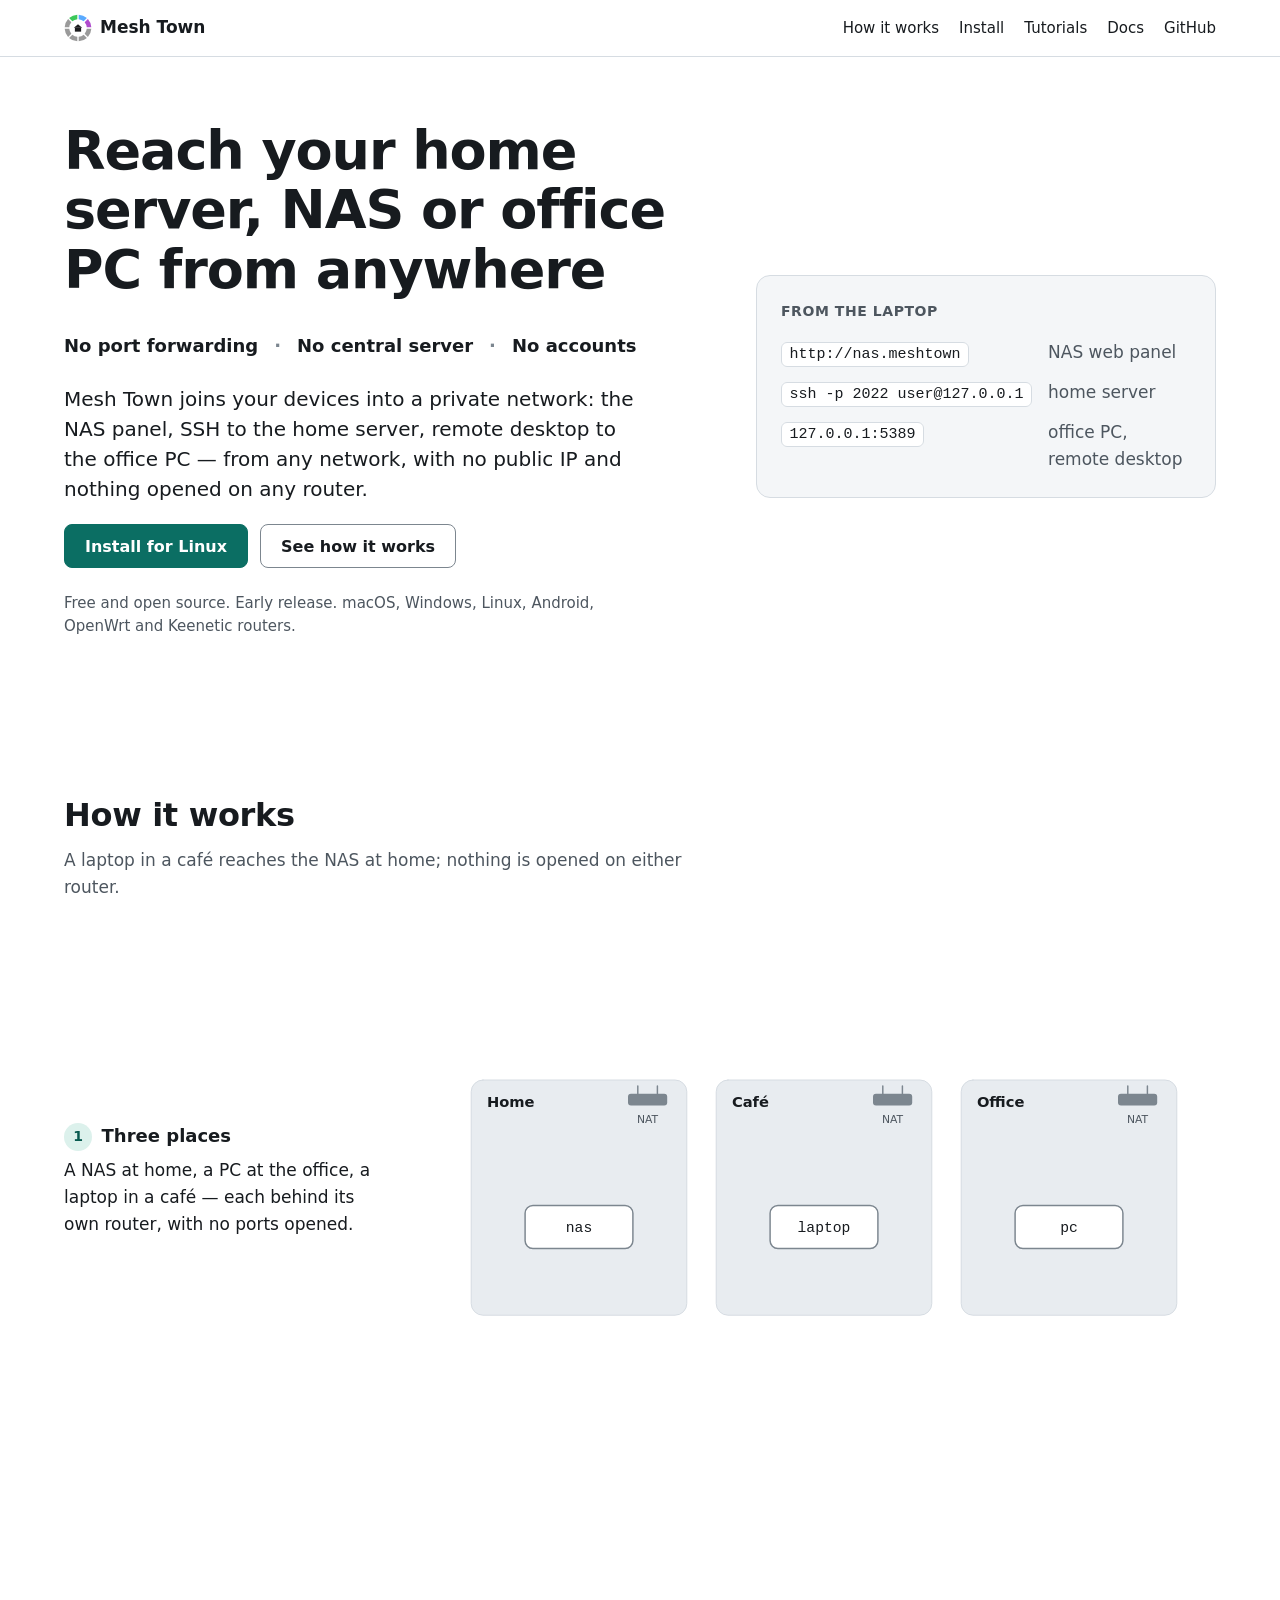
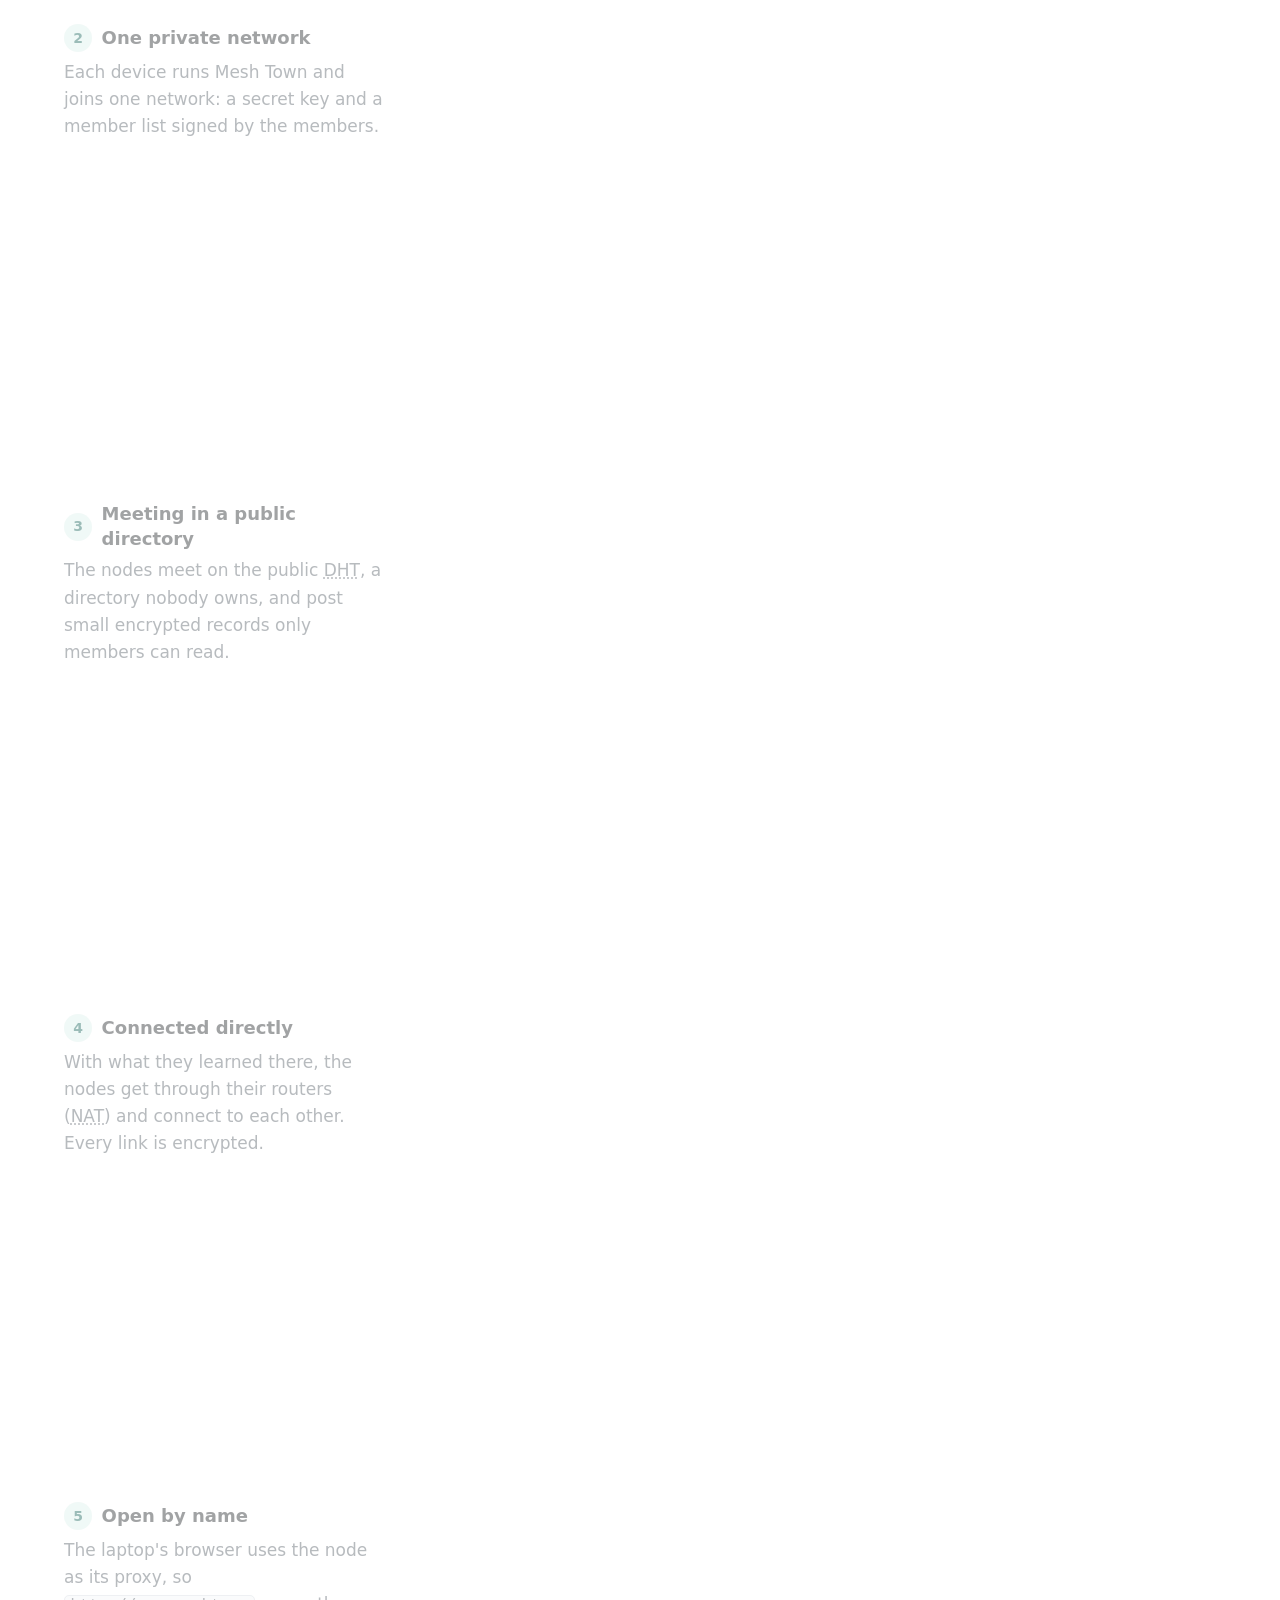
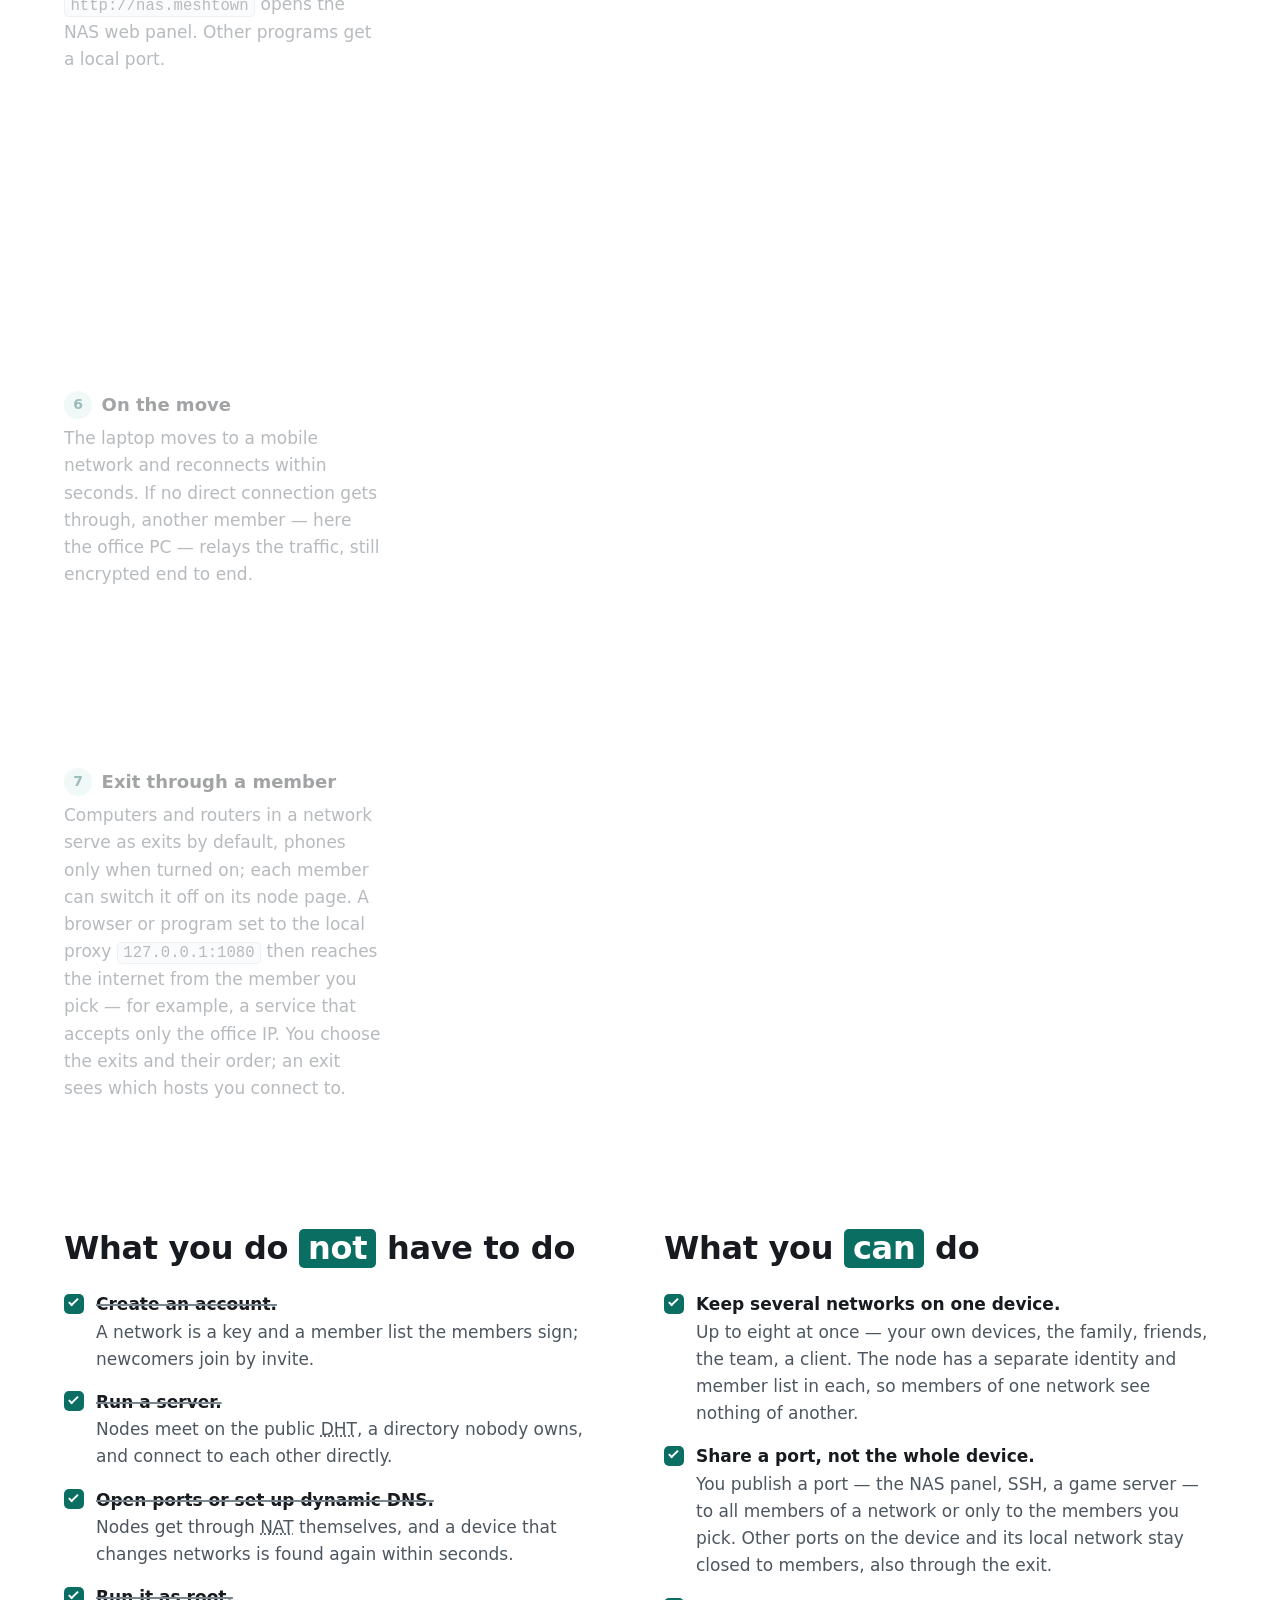
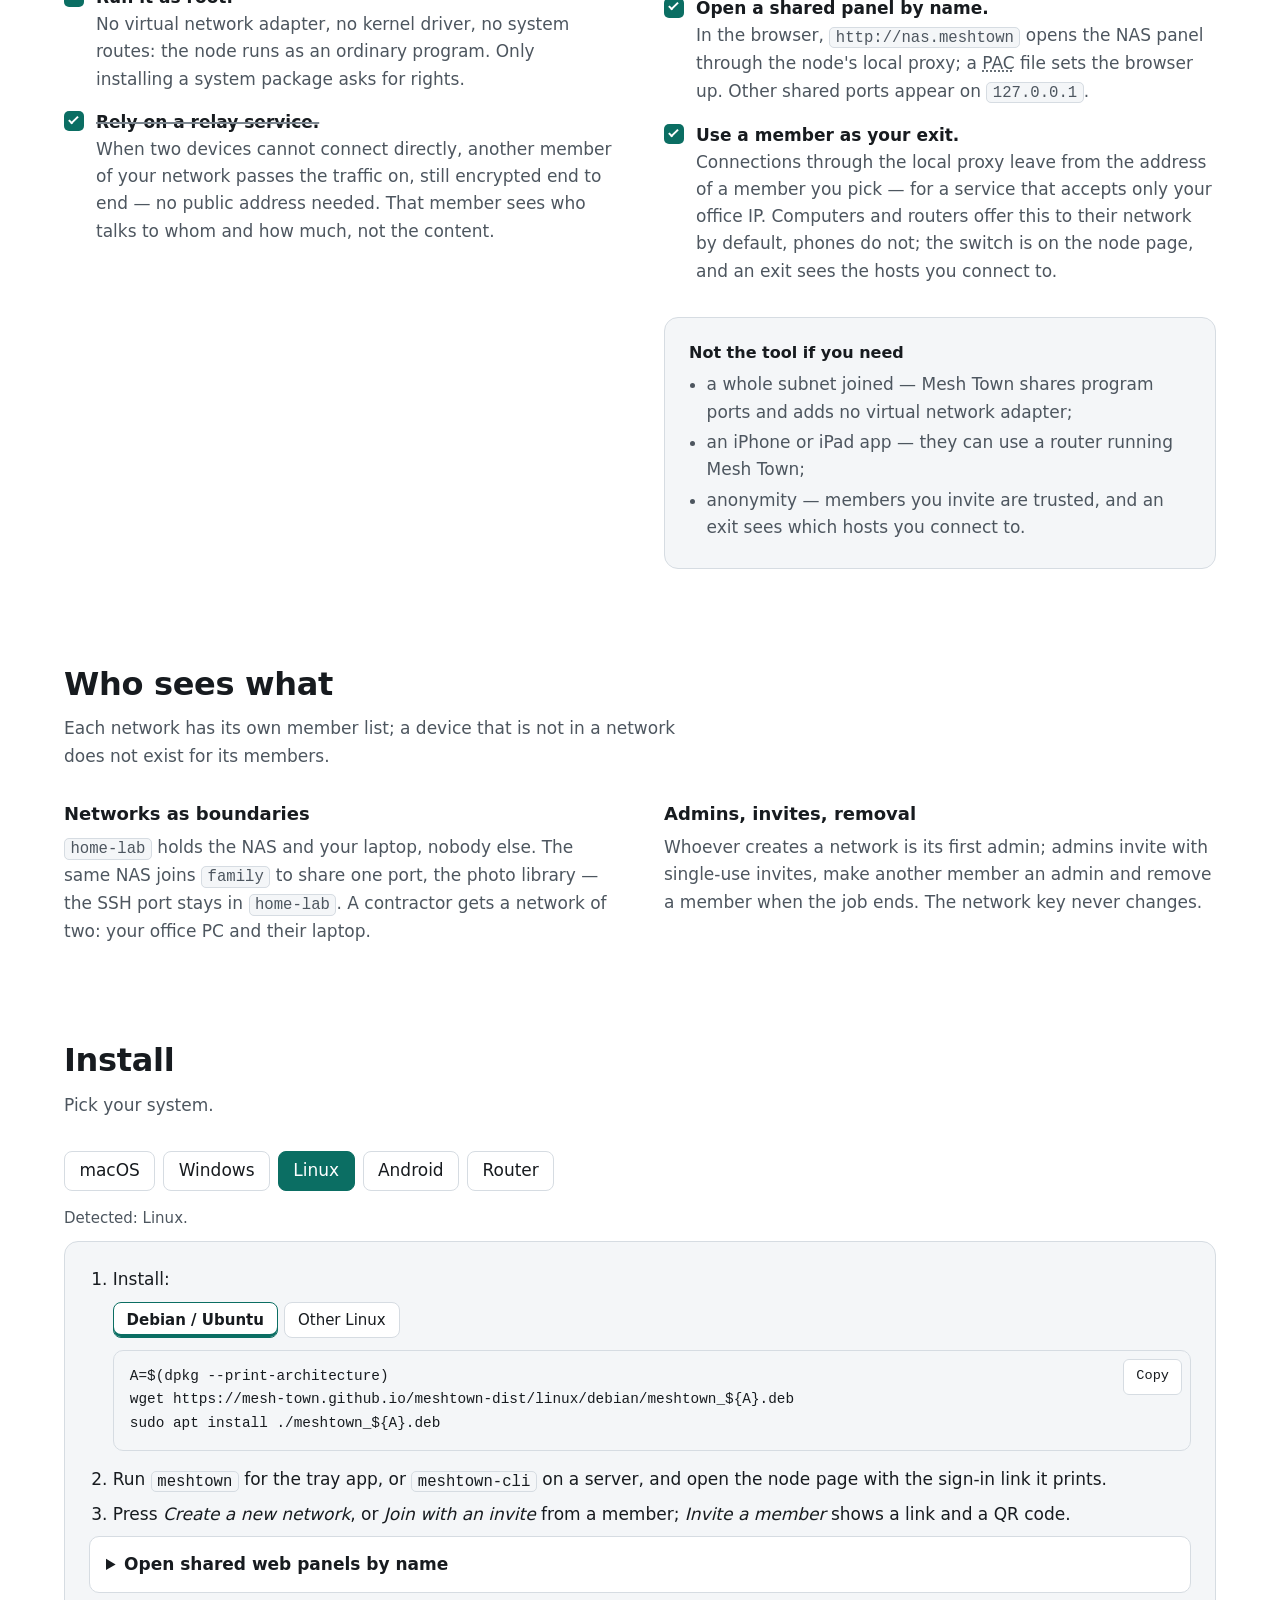
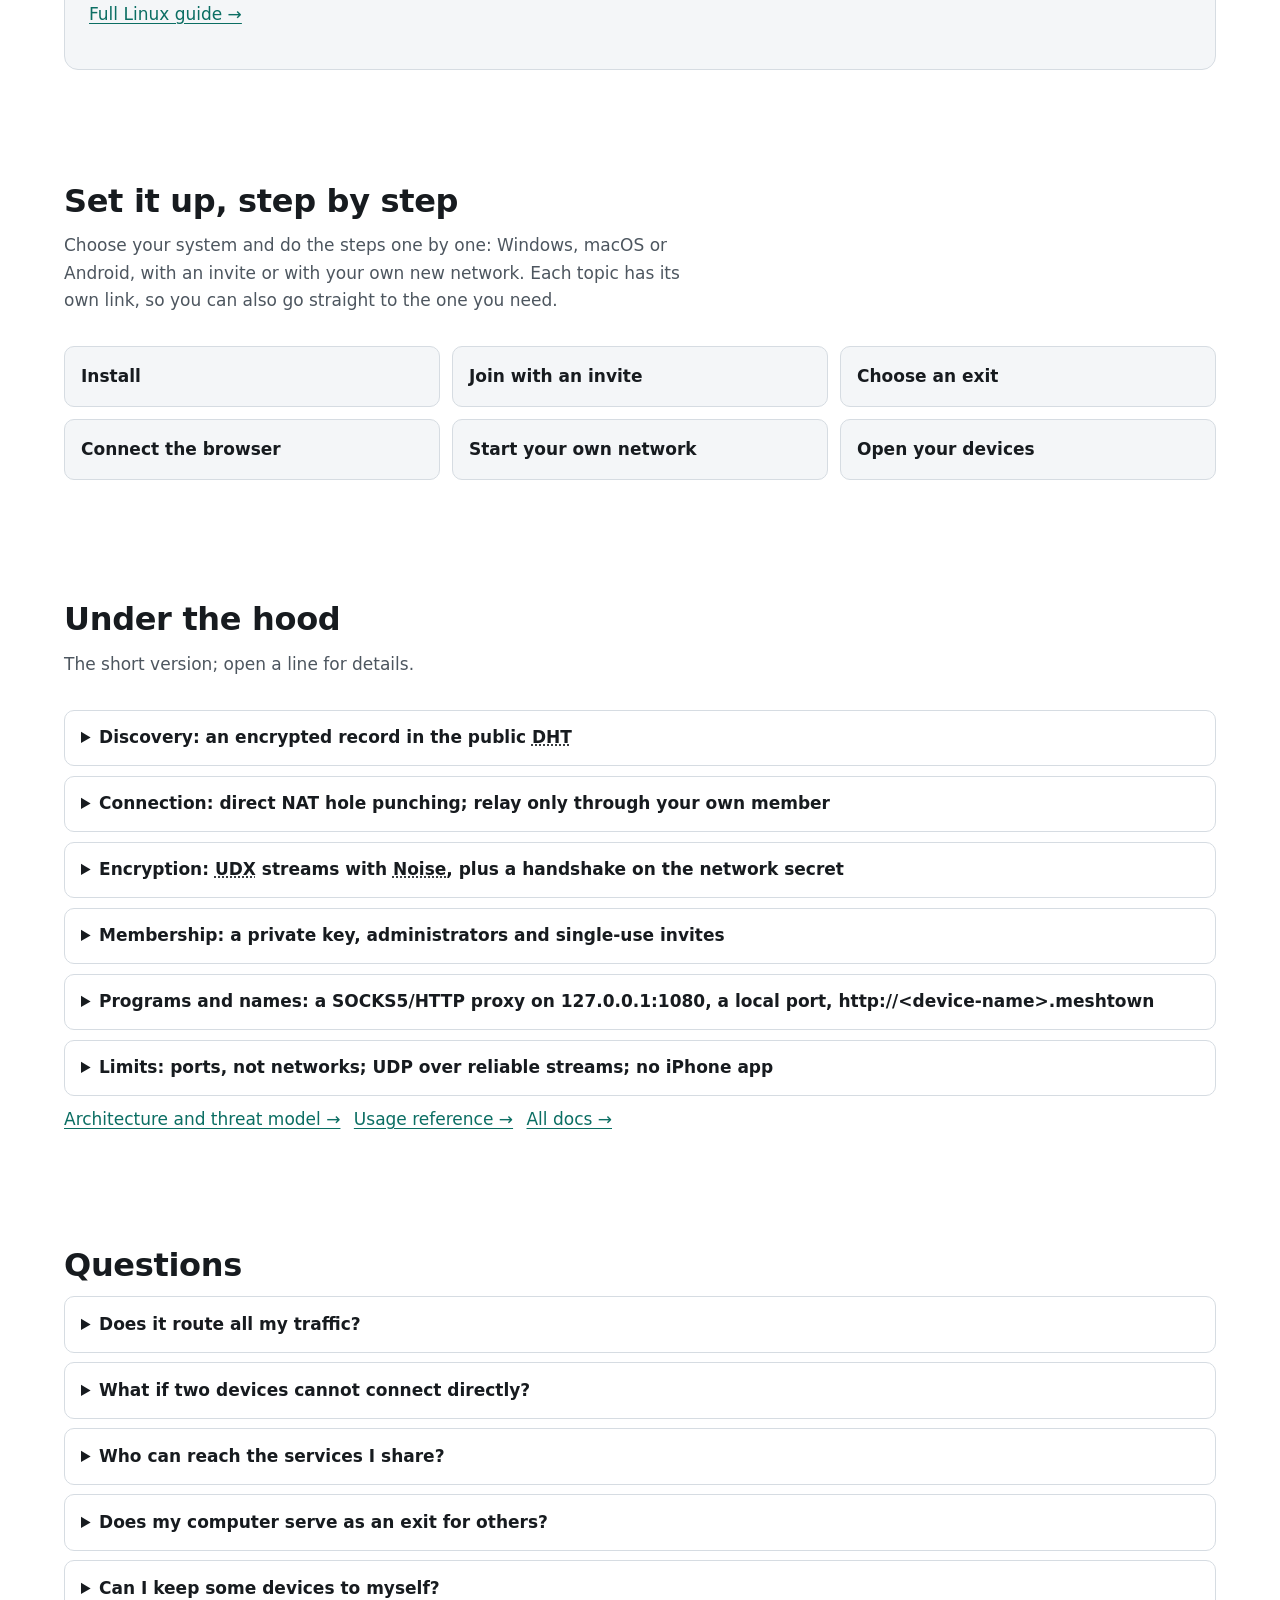
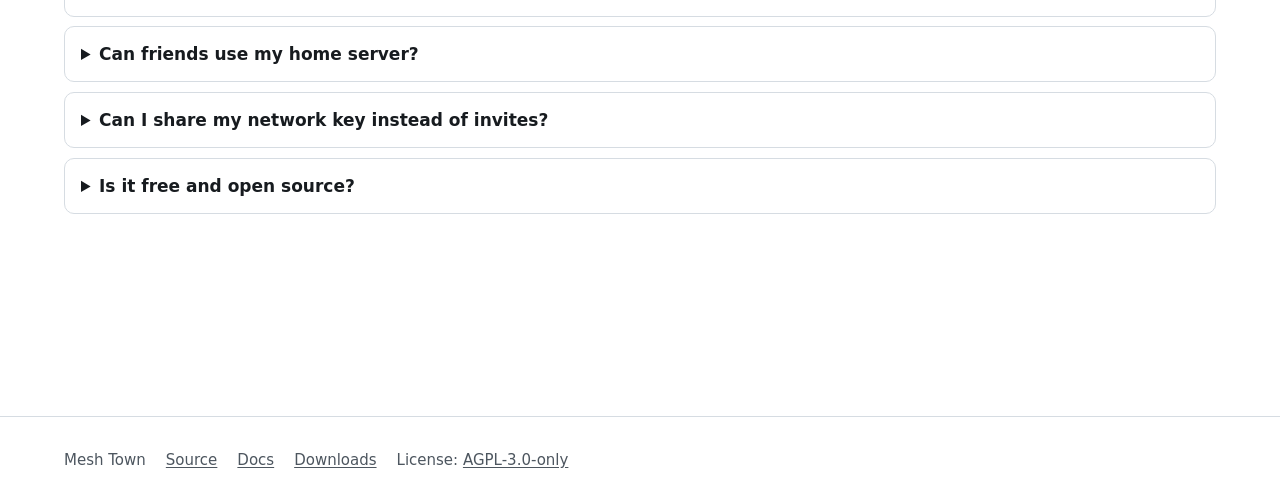
<file: index.html>
<!DOCTYPE html>
<html lang="en">
<head>
<meta charset="utf-8">
<meta name="viewport" content="width=device-width, initial-scale=1">
<script>document.documentElement.classList.add('js')</script>
<title>Mesh Town — reach your home server, NAS or office PC from anywhere</title>
<meta name="description" content="Open a NAS web panel, SSH into a home server or reach a work PC from any network — no port forwarding, no public IP, no central server, no accounts.">
<link rel="canonical" href="https://mesh-town.github.io/">
<meta property="og:type" content="website">
<meta property="og:site_name" content="Mesh Town">
<meta property="og:title" content="Mesh Town — reach your home server, NAS or office PC from anywhere">
<meta property="og:description" content="Open a NAS web panel, SSH into a home server or reach a work PC from any network — no port forwarding, no public IP, no central server, no accounts.">
<meta property="og:url" content="https://mesh-town.github.io/">
<link rel="icon" href="assets/favicon.svg" type="image/svg+xml">
<link rel="stylesheet" href="assets/css/theme.css">
<link rel="stylesheet" href="assets/css/base.css">
<link rel="stylesheet" href="assets/css/sections.css">
<link rel="stylesheet" href="assets/viz/viz.css">
<link rel="stylesheet" href="assets/viz/viz-scene.css">
</head>
<body>
<a class="skip-link" href="#main">Skip to content</a>
<header class="site-header">
<div class="wrap">
<a class="brand" href="index.html"><img class="brand-logo" src="assets/favicon.svg" alt="" width="28" height="28"><span class="brand-name">Mesh Town</span></a>
<nav class="site-nav" aria-label="Main">
<ul>
<li><a href="#see-it">How it works</a></li>
<li><a href="install/index.html">Install</a></li>
<li><a href="tutorials/index.html">Tutorials</a></li>
<li><a href="https://github.com/mesh-town/meshtown/tree/main/docs">Docs</a></li>
<li><a href="https://github.com/mesh-town/meshtown">GitHub</a></li>
</ul>
</nav>
</div>
</header>
<main id="main" class="wrap" tabindex="-1">

<section id="top" class="hero">
<div class="hero-copy">
<h1>Reach your home server, NAS or office PC from anywhere</h1>
<ul class="hero-facts">
<li>No port forwarding</li>
<li>No central server</li>
<li>No accounts</li>
</ul>
<p class="lead">Mesh Town joins your devices into a private network: the NAS panel, SSH to the home server, remote desktop to the office PC — from any network, with no public IP and nothing opened on any router.</p>
<div class="hero-actions">
<a class="btn btn-primary" data-hero-cta href="install/index.html">Install Mesh Town</a>
<a class="btn btn-secondary" href="#see-it">See how it works</a>
</div>
<p class="note-small" data-ios-note hidden></p>
<p class="meta">Free and open source. Early release. macOS, Windows, Linux, Android, OpenWrt and Keenetic routers.</p>
</div>
<aside class="hero-card" aria-label="Example addresses">
<p class="hero-card-title">From the laptop</p>
<dl class="hero-card-rows">
<dt><code>http://nas.meshtown</code></dt><dd>NAS web panel</dd>
<dt><code>ssh -p 2022 user@127.0.0.1</code></dt><dd>home server</dd>
<dt><code>127.0.0.1:5389</code></dt><dd>office PC, remote desktop</dd>
</dl>
</aside>
</section>

<section id="see-it" class="section scene" aria-labelledby="see-it-title" data-scene>
<h2 id="see-it-title">How it works</h2>
<p class="section-lead">A laptop in a café reaches the NAS at home; nothing is opened on either router.</p>
<div class="scene-grid">
<div class="scene-stage" data-scene-stage>
<picture class="scene-static">
<source media="(max-width: 47.99rem)" srcset="assets/viz/static-narrow.svg">
<img src="assets/viz/static.svg" width="800" height="450" alt="Diagram: a NAS at home, a PC at the office and a laptop in a café, each behind its own router. They find each other in the public directory and connect to each other over encrypted links; the laptop opens http://nas.meshtown.">
</picture>
<p class="scene-sr visually-hidden" data-scene-sr aria-live="polite"></p>
</div>
<ol class="scene-steps" data-scene-steps>
<li class="scene-step" data-step="1"><h3>Three places</h3><p>A NAS at home, a PC at the office, a laptop in a café — each behind its own router, with no ports opened.</p></li>
<li class="scene-step" data-step="2"><h3>One private network</h3><p>Each device runs Mesh Town and joins one network: a secret key and a member list signed by the members.</p></li>
<li class="scene-step" data-step="3"><h3>Meeting in a public directory</h3><p>The nodes meet on the public <abbr title="Distributed hash table: a public directory run by many computers and owned by nobody">DHT</abbr>, a directory nobody owns, and post small encrypted records only members can read.</p></li>
<li class="scene-step" data-step="4"><h3>Connected directly</h3><p>With what they learned there, the nodes get through their routers (<abbr title="Network address translation: how a router shares one public address among the devices behind it">NAT</abbr>) and connect to each other. Every link is encrypted.</p></li>
<li class="scene-step" data-step="5"><h3>Open by name</h3><p>The laptop's browser uses the node as its proxy, so <code>http://nas.meshtown</code> opens the NAS web panel. Other programs get a local port.</p></li>
<li class="scene-step" data-step="6"><h3>On the move</h3><p>The laptop moves to a mobile network and reconnects within seconds. If no direct connection gets through, another member — here the office PC — relays the traffic, still encrypted end to end.</p></li>
<li class="scene-step" data-step="7"><h3>Exit through a member</h3><p>Computers and routers in a network serve as exits by default, phones only when turned on; each member can switch it off on its node page. A browser or program set to the local proxy <code>127.0.0.1:1080</code> then reaches the internet from the member you pick — for example, a service that accepts only the office IP. You choose the exits and their order; an exit sees which hosts you connect to.</p></li>
</ol>
</div>
</section>

<section id="differs" class="section" aria-labelledby="differs-title cans-title">
<div class="differs-grid">
<div>
<h2 id="differs-title">What you do <em class="h-not">not</em> have to do</h2>
<dl class="nots">
<dt>Create an account.</dt><dd>A network is a key and a member list the members sign; newcomers join by invite.</dd>
<dt>Run a server.</dt><dd>Nodes meet on the public <abbr title="Distributed hash table: a public directory run by many computers and owned by nobody">DHT</abbr>, a directory nobody owns, and connect to each other directly.</dd>
<dt>Open ports or set up dynamic DNS.</dt><dd>Nodes get through <abbr title="Network address translation: how a router shares one public address among the devices behind it">NAT</abbr> themselves, and a device that changes networks is found again within seconds.</dd>
<dt>Run it as root.</dt><dd>No virtual network adapter, no kernel driver, no system routes: the node runs as an ordinary program. Only installing a system package asks for rights.</dd>
<dt>Rely on a relay service.</dt><dd>When two devices cannot connect directly, another member of your network passes the traffic on, still encrypted end to end — no public address needed. That member sees who talks to whom and how much, not the content.</dd>
</dl>
</div>
<div>
<h2 id="cans-title">What you <em class="h-can">can</em> do</h2>
<dl class="cans">
<dt>Keep several networks on one device.</dt><dd>Up to eight at once — your own devices, the family, friends, the team, a client. The node has a separate identity and member list in each, so members of one network see nothing of another.</dd>
<dt>Share a port, not the whole device.</dt><dd>You publish a port — the NAS panel, SSH, a game server — to all members of a network or only to the members you pick. Other ports on the device and its local network stay closed to members, also through the exit.</dd>
<dt>Open a shared panel by name.</dt><dd>In the browser, <code>http://nas.meshtown</code> opens the NAS panel through the node's local proxy; a <abbr title="Proxy auto-config: a small file that tells the browser which addresses go through Mesh Town">PAC</abbr> file sets the browser up. Other shared ports appear on <code>127.0.0.1</code>.</dd>
<dt>Use a member as your exit.</dt><dd>Connections through the local proxy leave from the address of a member you pick — for a service that accepts only your office IP. Computers and routers offer this to their network by default, phones do not; the switch is on the node page, and an exit sees the hosts you connect to.</dd>
</dl>
<div class="not-for">
<h3>Not the tool if you need</h3>
<ul>
<li>a whole subnet joined — Mesh Town shares program ports and adds no virtual network adapter;</li>
<li>an iPhone or iPad app — they can use a router running Mesh Town;</li>
<li>anonymity — members you invite are trusted, and an exit sees which hosts you connect to.</li>
</ul>
</div>
</div>
</div>
</section>

<section id="networks" class="section" aria-labelledby="networks-title">
<h2 id="networks-title">Who sees what</h2>
<p class="section-lead">Each network has its own member list; a device that is not in a network does not exist for its members.</p>
<div class="two-col">
<div><h3>Networks as boundaries</h3><p><code>home-lab</code> holds the NAS and your laptop, nobody else. The same NAS joins <code>family</code> to share one port, the photo library — the SSH port stays in <code>home-lab</code>. A contractor gets a network of two: your office PC and their laptop.</p></div>
<div><h3>Admins, invites, removal</h3><p>Whoever creates a network is its first admin; admins invite with single-use invites, make another member an admin and remove a member when the job ends. The network key never changes.</p></div>
</div>
</section>

<section id="install" class="section" aria-labelledby="install-title">
<h2 id="install-title">Install</h2>
<p class="section-lead">Pick your system.</p>
<div class="os-tabs" data-os-tabs hidden>
<button type="button" class="os-tab" data-os-tab="macos">macOS</button>
<button type="button" class="os-tab" data-os-tab="windows">Windows</button>
<button type="button" class="os-tab" data-os-tab="linux">Linux</button>
<button type="button" class="os-tab" data-os-tab="android">Android</button>
<button type="button" class="os-tab" data-os-tab="router">Router</button>
</div>
<p class="os-note" data-os-note></p>

<div class="os-panel" data-os-panel="macos">
<h3>macOS</h3>
<ol>
<li>Install:
<div class="var-group" data-var-group="macos">
<div class="var-tabs" data-var-tabs hidden>
<button type="button" class="var-tab" data-var-tab="brew">Homebrew</button>
<button type="button" class="var-tab" data-var-tab="app">App</button>
</div>
<div class="var-panel" data-var-panel="brew">
<h4>Homebrew</h4>
<pre class="cmd"><code>brew install mesh-town/macos/meshtown
meshtown</code></pre>
</div>
<div class="var-panel" data-var-panel="app">
<h4>App</h4>
<p>Download for <a href="https://github.com/mesh-town/meshtown-dist/raw/main/macos/MeshTown-macos-arm64.zip">Apple silicon</a> or <a href="https://github.com/mesh-town/meshtown-dist/raw/main/macos/MeshTown-macos-x86_64.zip">Intel</a>, unzip and move MeshTown.app to Applications. The app is not notarized: on the first launch press <em>Open Anyway</em> in System Settings → Privacy &amp; Security.</p>
</div>
</div></li>
<li>Start Mesh Town, open the node page from the menu bar icon and set a password.</li>
<li>Press <em>Create a new network</em>, or <em>Join with an invite</em> from a member; <em>Invite a member</em> shows a link and a QR code.</li>
</ol>
<details><summary>Open shared web panels by name</summary><p>In your system's proxy settings, turn on automatic proxy configuration (<abbr title="Proxy auto-config: a small file that tells the browser which addresses go through Mesh Town">PAC</abbr>) and paste <code>http://127.0.0.1:1080/proxy.pac</code>. A shared panel then opens at <code>http://&lt;device-name&gt;.meshtown</code>. For other programs, press <em>Open on this computer</em> next to a shared port on the node page.</p></details>
<p class="links-line"><a href="install/macos/index.html">Full macOS guide →</a> <a href="tutorials/index.html?os=macos">Step by step, with pictures →</a></p>
</div>

<div class="os-panel" data-os-panel="windows">
<h3>Windows</h3>
<ol>
<li>Download <a href="https://github.com/mesh-town/meshtown-dist/raw/main/windows/meshtown.exe">meshtown.exe</a>. It is not signed, so SmartScreen may warn on the first launch.</li>
<li>Run <code>meshtown</code>, open the node page from the tray icon and set a password.</li>
<li>Press <em>Create a new network</em>, or <em>Join with an invite</em> from a member; <em>Invite a member</em> shows a link and a QR code.</li>
</ol>
<details><summary>Open shared web panels by name</summary><p>In your system's proxy settings, turn on automatic proxy configuration (<abbr title="Proxy auto-config: a small file that tells the browser which addresses go through Mesh Town">PAC</abbr>) and paste <code>http://127.0.0.1:1080/proxy.pac</code>. A shared panel then opens at <code>http://&lt;device-name&gt;.meshtown</code>. For other programs, press <em>Open on this computer</em> next to a shared port on the node page.</p></details>
<p class="links-line"><a href="install/windows/index.html">Full Windows guide →</a> <a href="tutorials/index.html?os=windows">Step by step, with pictures →</a></p>
</div>

<div class="os-panel" data-os-panel="linux">
<h3>Linux</h3>
<ol>
<li>Install:
<div class="var-group" data-var-group="linux">
<div class="var-tabs" data-var-tabs hidden>
<button type="button" class="var-tab" data-var-tab="apt">Debian / Ubuntu</button>
<button type="button" class="var-tab" data-var-tab="static">Other Linux</button>
</div>
<div class="var-panel" data-var-panel="apt">
<h4>Debian / Ubuntu</h4>
<pre class="cmd"><code>A=$(dpkg --print-architecture)
wget https://mesh-town.github.io/meshtown-dist/linux/debian/meshtown_${A}.deb
sudo apt install ./meshtown_${A}.deb</code></pre>
</div>
<div class="var-panel" data-var-panel="static">
<h4>Other Linux</h4>
<pre class="cmd"><code>curl -LO https://github.com/mesh-town/meshtown-dist/raw/main/linux/meshtown-linux-$(uname -m).tar.gz
tar -xzf meshtown-linux-$(uname -m).tar.gz</code></pre>
</div>
</div></li>
<li>Run <code>meshtown</code> for the tray app, or <code>meshtown-cli</code> on a server, and open the node page with the sign-in link it prints.</li>
<li>Press <em>Create a new network</em>, or <em>Join with an invite</em> from a member; <em>Invite a member</em> shows a link and a QR code.</li>
</ol>
<details><summary>Open shared web panels by name</summary><p>In your system's proxy settings, turn on automatic proxy configuration (<abbr title="Proxy auto-config: a small file that tells the browser which addresses go through Mesh Town">PAC</abbr>) and paste <code>http://127.0.0.1:1080/proxy.pac</code>. A shared panel then opens at <code>http://&lt;device-name&gt;.meshtown</code>. For other programs, press <em>Open on this computer</em> next to a shared port on the node page.</p></details>
<p><a href="install/linux/index.html">Full Linux guide →</a></p>
</div>

<div class="os-panel" data-os-panel="android">
<h3>Android</h3>
<ol>
<li>On the phone, download <a href="https://github.com/mesh-town/meshtown-dist/raw/main/android/meshtown.apk">meshtown.apk</a>. It needs a 64-bit ARM phone with Android 7.0 or newer.</li>
<li>Open the file and allow installing apps from this source when asked.</li>
<li>Start Mesh Town and join your network with an invite from a member, or scan its QR code with <em>Scan QR</em>. On the first connect Android asks to allow the app to set up a connection: press OK.</li>
</ol>
<p class="links-line"><a href="install/android/index.html">Full Android guide →</a> <a href="tutorials/index.html?os=android">Step by step, with pictures →</a></p>
</div>

<div class="os-panel" data-os-panel="router">
<h3>Router</h3>
<ol>
<li>Install:
<div class="var-group" data-var-group="router">
<div class="var-tabs" data-var-tabs hidden>
<button type="button" class="var-tab" data-var-tab="openwrt">OpenWrt</button>
<button type="button" class="var-tab" data-var-tab="keenetic">Keenetic</button>
</div>
<div class="var-panel" data-var-panel="openwrt">
<h4>OpenWrt</h4>
<p>OpenWrt 24.10 or 25.12, as root on the router:</p>
<pre class="cmd"><code>wget -O- https://mesh-town.github.io/meshtown-openwrt/install.sh | sh</code></pre>
</div>
<div class="var-panel" data-var-panel="keenetic">
<h4>Keenetic</h4>
<p>Keenetic with Entware, over SSH (experimental):</p>
<pre class="cmd"><code>wget -O- https://mesh-town.github.io/meshtown-keenetic/install.sh | sh</code></pre>
</div>
</div>The script adds the package feed and installs the meshtown service.</li>
<li>Join the router to your network with an invite from a member: see the router guide.</li>
<li>Connect phones and computers, iPhone and iPad included: <a href="install/openwrt/index.html#devices">connecting devices</a>.</li>
</ol>
<p class="links-line"><a href="install/openwrt/index.html">OpenWrt guide →</a> <a href="install/keenetic/index.html">Keenetic guide →</a></p>
</div>
</section>

<section id="tutorials" class="section" aria-labelledby="tutorials-title">
<h2 id="tutorials-title">Set it up, step by step</h2>
<p class="section-lead">Choose your system and do the steps one by one: Windows, macOS or Android, with an invite or with your own new network. Each topic has its own link, so you can also go straight to the one you need.</p>
<ul class="home-tiles">
<li><a href="tutorials/index.html#install">Install</a></li>
<li><a href="tutorials/index.html#join">Join with an invite</a></li>
<li><a href="tutorials/index.html#exit">Choose an exit</a></li>
<li><a href="tutorials/index.html#browser">Connect the browser</a></li>
<li><a href="tutorials/index.html#create">Start your own network</a></li>
<li><a href="tutorials/devices/index.html">Open your devices</a></li>
</ul>
</section>

<section id="how-it-works" class="section" aria-labelledby="how-title">
<h2 id="how-title">Under the hood</h2>
<p class="section-lead">The short version; open a line for details.</p>
<details><summary>Discovery: an encrypted record in the public <abbr title="Distributed hash table: a public directory run by many computers and owned by nobody">DHT</abbr></summary><p>Every network node knows the network key. From it the node derives a place in the public <abbr title="Distributed hash table: a public directory run by many computers and owned by nobody">DHT</abbr> (HyperDHT, a distributed directory nobody owns) and publishes a small record there about once a minute: the list of member nodes, encrypted with ChaCha20-Poly1305. Without the key, one sees only a public signing key, a salt and ciphertext.</p></details>
<details><summary>Connection: direct NAT hole punching; relay only through your own member</summary><p>Nodes connect by <abbr title="Network address translation: how a router shares one public address among the devices behind it">NAT</abbr> hole punching, so home routers and most NATs let the connection through with no port opened. If that fails, another member of the same network relays the connection — no public address needed; nobody outside the network does, and your node in turn relays only for members of its own networks. Any member can relay except one behind a NAT that gives every connection a different port, as some mobile operators do; if every member is behind such a NAT, no member can relay. Relayed traffic stays encrypted end to end: the relaying member sees who talks to whom, when and how much, not the content. A freshly started member does not relay right away, and a relay without a public address can take longer to reach.</p></details>
<details><summary>Encryption: <abbr title="A reliable transport over UDP, used for hole punching">UDX</abbr> streams with <abbr title="A well-studied framework for encrypted, authenticated connections">Noise</abbr>, plus a handshake on the network secret</summary><p>Each connection is an encrypted stream: UDX is a reliable transport over UDP, Noise a well-studied framework for encrypted, authenticated connections. On top of it the nodes run a handshake that checks both sides know the network secret; a node that fails it is disconnected. A stranger who learns a node's id gets an answer only from the sign-in and invite services.</p></details>
<details><summary>Membership: a private key, administrators and single-use invites</summary><p>A network is a key you keep private: a label you choose plus a random part of about 130 bits. Whoever creates the network is its first administrator, and only administrators invite. An invite is a single-use string, valid for a day, that does not contain the network key. One node can be in up to 8 networks, with its own identity, name and member list in each; nothing is shared between them unless a device is in both. The node page shows an invite as a link and a QR code (<em>Invite a member</em>); on Android, <em>Scan QR</em> reads it.</p></details>
<details><summary>Programs and names: a SOCKS5/HTTP proxy on 127.0.0.1:1080, a local port, http://&lt;device-name&gt;.meshtown</summary><p>Programs reach the network through the node's proxy at <code>127.0.0.1:1080</code> (SOCKS5, a standard proxy protocol, and HTTP on one port), or through a local port: Open on this computer turns a member's port 22 into <code>127.0.0.1:2022</code>. A device shares program ports running on it, TCP or UDP, with all members or selected ones. The node's own page is at <code>http://127.0.0.1:7777</code>: plain HTTP, reachable from your local network unless you run <code>meshtown access localhost</code>. Never share the page port.</p><p>A shared web interface is at <code>http://&lt;device-name&gt;.meshtown</code>. The device name is folded to lowercase ASCII letters, digits and dashes — "Café Router" becomes cafe-router — and two devices with the same name get a short suffix from their id. A port other than 80 is written as usual: <code>http://nas.meshtown:8080</code>. Names work only through the node's proxy, and only over http://.</p></details>
<details><summary>Limits: ports, not networks; UDP over reliable streams; no iPhone app</summary>
<ul class="limits">
<li><strong>Ports, not networks.</strong> Mesh Town connects TCP and UDP program ports on the device itself. There is no virtual network interface, no subnet routing and no capture of all traffic.</li>
<li><strong>Programs use the proxy.</strong> A program has to work through a SOCKS5 or HTTP proxy, or connect to a local port on 127.0.0.1.</li>
<li><strong>UDP rides on reliable streams.</strong> Order is kept, but a stalled link delays everything behind it, and a datagram larger than 2048 bytes is truncated.</li>
<li><strong>Trust, not anonymity.</strong> Members you invite are trusted: they can use your shared ports and, until you switch it off, your internet connection as an exit; an exit sees which hosts you connect to. There is no iPhone or iPad app. They can use Mesh Town on a router.</li>
<li><strong>Early software.</strong> Releases of the 0.3.x line are a working network node, not a hardened product.</li>
</ul>
<p><a href="https://github.com/mesh-town/meshtown/blob/main/docs/LIMITATIONS.md">All limitations →</a></p>
</details>
<p class="links-line"><a href="https://github.com/mesh-town/meshtown/blob/main/docs/ARCHITECTURE.md">Architecture and threat model →</a> <a href="https://github.com/mesh-town/meshtown/blob/main/docs/USAGE.md">Usage reference →</a> <a href="https://github.com/mesh-town/meshtown/tree/main/docs">All docs →</a></p>
</section>

<section id="faq" class="section" aria-labelledby="faq-title">
<h2 id="faq-title">Questions</h2>
<details><summary>Does it route all my traffic?</summary><p>No. Mesh Town connects program ports: a program reaches the network through the node's proxy or a local port. There is no virtual network interface, and other traffic is not touched.</p></details>
<details><summary>What if two devices cannot connect directly?</summary><p>Another member of your network relays between them — a home server, an office PC or a laptop, whichever is online; the traffic stays encrypted end to end. A member behind a NAT that changes ports for every connection, as some mobile operators do, cannot relay; if every member is behind such a NAT, the two stay unconnected. A freshly started member does not relay right away. Behind home routers and most NATs a direct connection works in the first place.</p></details>
<details><summary>Who can reach the services I share?</summary><p>Only members of your network, and for each port you choose: all members or selected ones. A port is shared only after you publish it. Members of your other networks are not among them.</p></details>
<details><summary>Does my computer serve as an exit for others?</summary><p>On a computer or router — yes, by default: members of your networks can open sites through your internet connection, and those sites see your address, not theirs. Through the exit they reach only public addresses, not your local network or the computer itself. Turn it off on the node page or with <code>--no-exit</code>; on a phone it is off until you turn it on.</p></details>
<details><summary>Can I keep some devices to myself?</summary><p>Yes. Put them in a network nobody else is in. A node can be in several networks, and members of one network see nothing of another: not the devices, not their names, not the shared ports. Where you share a device with others, make a second network for that and share only the ports they need.</p></details>
<details><summary>Can friends use my home server?</summary><p>Yes, if they run Mesh Town too: make a network for them, invite them and share the ports they need, such as a media library or a game server. Your other devices are not in that network, so your friends never see them.</p></details>
<details><summary>Can I share my network key instead of invites?</summary><p>Better not. The key and the settings file are secret. Invite people with single-use invites, and hand them over in person.</p></details>
<details><summary>Is it free and open source?</summary><p>Yes, under AGPL-3.0-only. Peer discovery and transport come from <a href="https://github.com/mesh-town/townjump">townjump</a>, a Rust port of Holesail.</p></details>
</section>

</main>
<footer class="site-footer">
<div class="wrap">
<ul>
<li>Mesh Town</li>
<li><a href="https://github.com/mesh-town/meshtown">Source</a></li>
<li><a href="https://github.com/mesh-town/meshtown/tree/main/docs">Docs</a></li>
<li><a href="https://github.com/mesh-town/meshtown-dist">Downloads</a></li>
<li>License: <a href="https://github.com/mesh-town/meshtown/blob/main/LICENSE">AGPL-3.0-only</a></li>
</ul>
</div>
</footer>
<script src="assets/js/site.js" defer></script>
<script src="assets/js/variants.js" defer></script>
<script src="assets/js/copy.js" defer></script>
<script src="assets/viz/scene.js" defer></script>
<script src="assets/viz/scroll.js" defer></script>
</body>
</html>
</file>
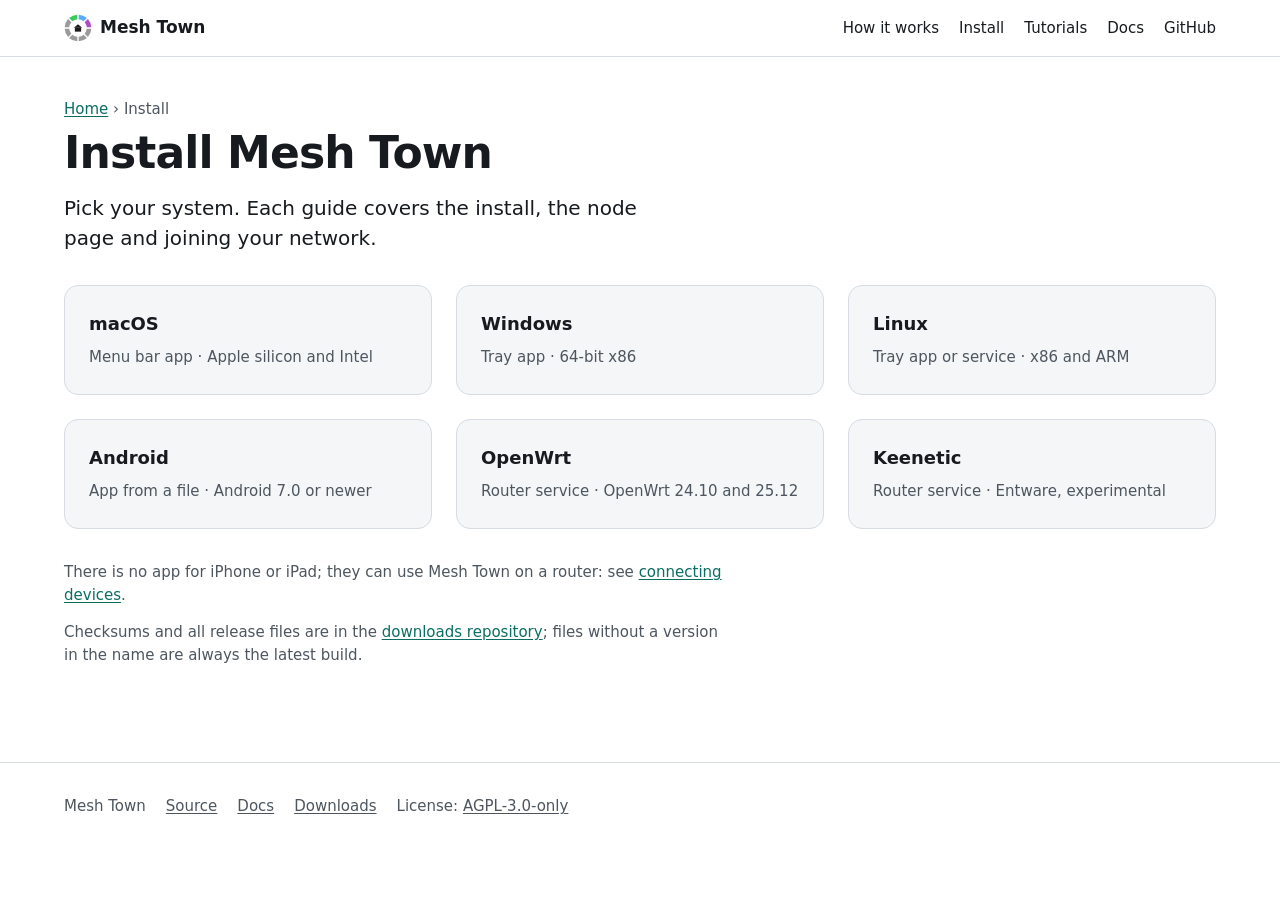
<file: install/index.html>
<!DOCTYPE html>
<html lang="en">
<head>
<meta charset="utf-8">
<meta name="viewport" content="width=device-width, initial-scale=1">
<title>Install Mesh Town</title>
<meta name="description" content="Pick your system and install Mesh Town: macOS, Windows, Linux, Android, OpenWrt or Keenetic.">
<link rel="canonical" href="https://mesh-town.github.io/install/">
<meta property="og:type" content="website">
<meta property="og:site_name" content="Mesh Town">
<meta property="og:title" content="Install Mesh Town">
<meta property="og:description" content="Pick your system and install Mesh Town: macOS, Windows, Linux, Android, OpenWrt or Keenetic.">
<meta property="og:url" content="https://mesh-town.github.io/install/">
<link rel="icon" href="../assets/favicon.svg" type="image/svg+xml">
<link rel="stylesheet" href="../assets/css/theme.css">
<link rel="stylesheet" href="../assets/css/base.css">
<link rel="stylesheet" href="../assets/css/sections.css">
</head>
<body>
<a class="skip-link" href="#main">Skip to content</a>
<header class="site-header">
  <div class="wrap">
    <a class="brand" href="../index.html"><img class="brand-logo" src="../assets/favicon.svg" alt="" width="28" height="28"><span class="brand-name">Mesh Town</span></a>
    <nav class="site-nav" aria-label="Main">
      <ul>
        <li><a href="../index.html#see-it">How it works</a></li>
        <li><a href="../install/index.html">Install</a></li>
        <li><a href="../tutorials/index.html">Tutorials</a></li>
        <li><a href="https://github.com/mesh-town/meshtown/tree/main/docs">Docs</a></li>
        <li><a href="https://github.com/mesh-town/meshtown">GitHub</a></li>
      </ul>
    </nav>
  </div>
</header>
<main id="main" class="wrap page" tabindex="-1">
<nav class="breadcrumb" aria-label="Breadcrumb">
<ol>
<li><a href="../index.html">Home</a></li>
<li>Install</li>
</ol>
</nav>
<div class="page-head">
<h1>Install Mesh Town</h1>
<p class="lede">Pick your system. Each guide covers the install, the node page and joining your network.</p>
</div>
<ul class="cards">
<li><a href="macos/index.html"><strong>macOS</strong><span>Menu bar app · Apple silicon and Intel</span></a></li>
<li><a href="windows/index.html"><strong>Windows</strong><span>Tray app · 64-bit x86</span></a></li>
<li><a href="linux/index.html"><strong>Linux</strong><span>Tray app or service · x86 and ARM</span></a></li>
<li><a href="android/index.html"><strong>Android</strong><span>App from a file · Android 7.0 or newer</span></a></li>
<li><a href="openwrt/index.html"><strong>OpenWrt</strong><span>Router service · OpenWrt 24.10 and 25.12</span></a></li>
<li><a href="keenetic/index.html"><strong>Keenetic</strong><span>Router service · Entware, experimental</span></a></li>
</ul>
<p class="meta">There is no app for iPhone or iPad; they can use Mesh Town on a router: see <a href="openwrt/index.html#devices">connecting devices</a>.</p>
<p class="meta">Checksums and all release files are in the <a href="https://github.com/mesh-town/meshtown-dist">downloads repository</a>; files without a version in the name are always the latest build.</p>
</main>
<footer class="site-footer">
  <div class="wrap">
    <ul>
      <li>Mesh Town</li>
      <li><a href="https://github.com/mesh-town/meshtown">Source</a></li>
      <li><a href="https://github.com/mesh-town/meshtown/tree/main/docs">Docs</a></li>
      <li><a href="https://github.com/mesh-town/meshtown-dist">Downloads</a></li>
      <li>License: <a href="https://github.com/mesh-town/meshtown/blob/main/LICENSE">AGPL-3.0-only</a></li>
    </ul>
  </div>
</footer>
<script src="../assets/js/variants.js" defer></script>
<script src="../assets/js/copy.js" defer></script>
</body>
</html>
</file>
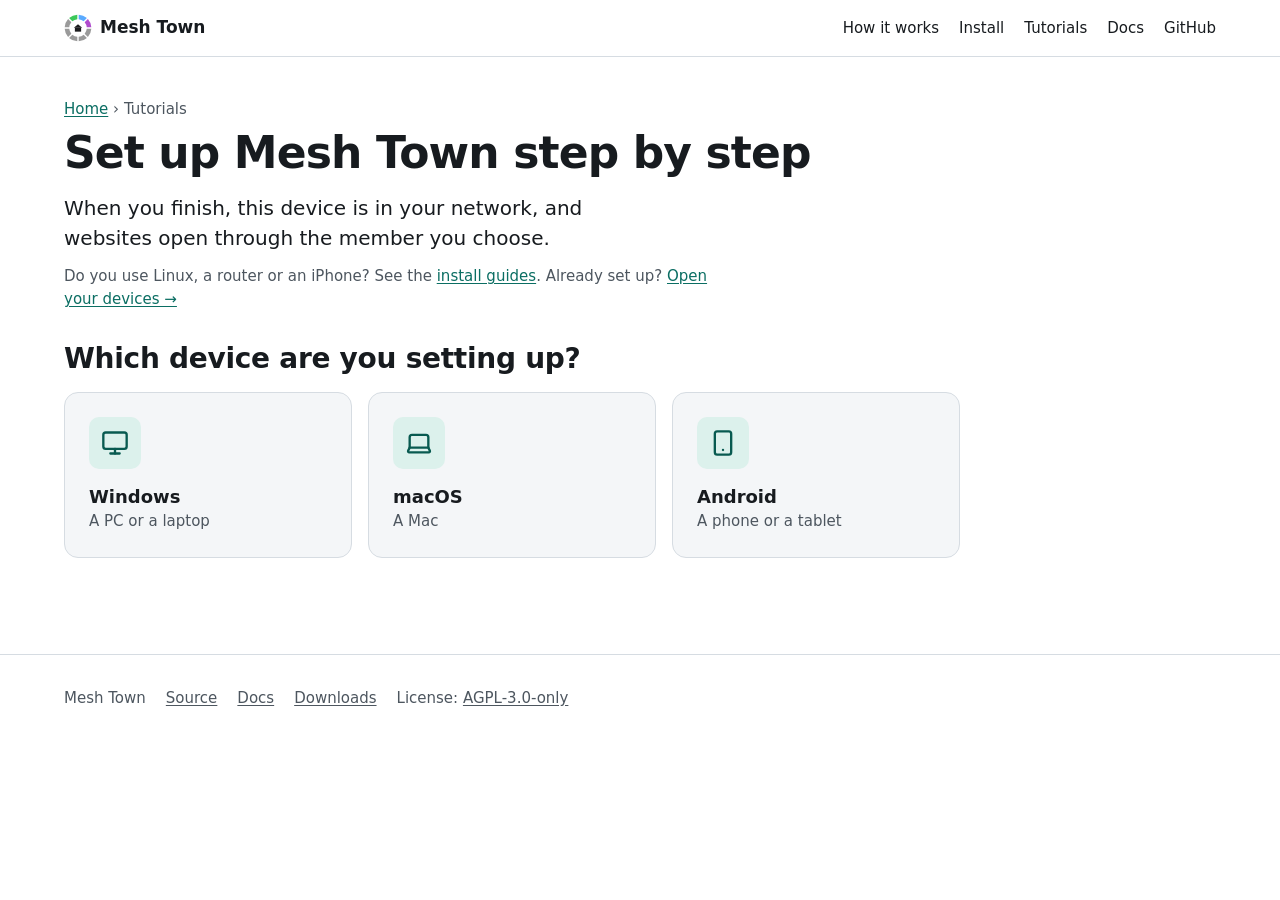
<file: tutorials/index.html>
<!DOCTYPE html>
<html lang="en">
<head>
<meta charset="utf-8">
<meta name="viewport" content="width=device-width, initial-scale=1">
<script>document.documentElement.classList.add('js')</script>
<title>Set up Mesh Town step by step — Mesh Town</title>
<meta name="description" content="Install Mesh Town, join a network or start your own, choose an exit and connect the browser: step by step.">
<link rel="canonical" href="https://mesh-town.github.io/tutorials/">
<meta property="og:type" content="website">
<meta property="og:site_name" content="Mesh Town">
<meta property="og:title" content="Set up Mesh Town step by step — Mesh Town">
<meta property="og:description" content="Install Mesh Town, join a network or start your own, choose an exit and connect the browser: step by step.">
<meta property="og:url" content="https://mesh-town.github.io/tutorials/">
<link rel="icon" href="../assets/favicon.svg" type="image/svg+xml">
<link rel="stylesheet" href="../assets/css/theme.css">
<link rel="stylesheet" href="../assets/css/base.css">
<link rel="stylesheet" href="../assets/css/sections.css">
<link rel="stylesheet" href="../assets/css/tutorials.css">
</head>
<body>
<a class="skip-link" href="#main">Skip to content</a>
<header class="site-header">
  <div class="wrap">
    <a class="brand" href="../index.html"><img class="brand-logo" src="../assets/favicon.svg" alt="" width="28" height="28"><span class="brand-name">Mesh Town</span></a>
    <nav class="site-nav" aria-label="Main">
      <ul>
        <li><a href="../index.html#see-it">How it works</a></li>
        <li><a href="../install/index.html">Install</a></li>
        <li><a href="../tutorials/index.html">Tutorials</a></li>
        <li><a href="https://github.com/mesh-town/meshtown/tree/main/docs">Docs</a></li>
        <li><a href="https://github.com/mesh-town/meshtown">GitHub</a></li>
      </ul>
    </nav>
  </div>
</header>
<main id="main" class="wrap page" tabindex="-1">
<nav class="breadcrumb" aria-label="Breadcrumb">
<ol>
<li><a href="../index.html">Home</a></li>
<li>Tutorials</li>
</ol>
</nav>
<div class="page-head">
<h1>Set up Mesh Town step by step</h1>
<p class="lede">When you finish, this device is in your network, and websites open through the member you choose.</p>
<p class="meta">Do you use Linux, a router or an iPhone? See the <a href="../install/index.html">install guides</a>. Already set up? <a href="devices/index.html">Open your devices →</a></p>
</div>
<div data-tut="">
<section class="tut-stage" data-tut-stage="os" aria-labelledby="tut-q-os" hidden>
<h2 id="tut-q-os" tabindex="-1">Which device are you setting up?</h2>
<ul class="tut-cards tut-cards-3">
<li><button type="button" class="tut-card" data-tut-os="windows" data-label="Windows"><svg class="icon tut-card-icon" aria-hidden="true" focusable="false"><use href="../assets/icons/lucide.svg#monitor"></use></svg><span class="tut-card-words"><span class="tut-card-title">Windows</span><span class="tut-card-text">A PC or a laptop</span></span><span class="tut-card-badge" data-tut-here hidden>This device</span></button></li>
<li><button type="button" class="tut-card" data-tut-os="macos" data-label="macOS"><svg class="icon tut-card-icon" aria-hidden="true" focusable="false"><use href="../assets/icons/lucide.svg#laptop"></use></svg><span class="tut-card-words"><span class="tut-card-title">macOS</span><span class="tut-card-text">A Mac</span></span><span class="tut-card-badge" data-tut-here hidden>This device</span></button></li>
<li><button type="button" class="tut-card" data-tut-os="android" data-label="Android"><svg class="icon tut-card-icon" aria-hidden="true" focusable="false"><use href="../assets/icons/lucide.svg#smartphone"></use></svg><span class="tut-card-words"><span class="tut-card-title">Android</span><span class="tut-card-text">A phone or a tablet</span></span><span class="tut-card-badge" data-tut-here hidden>This device</span></button></li>
</ul>
</section>
<div class="tut-pick" data-tut-pick hidden>
<p class="tut-pick-what"><svg class="icon" aria-hidden="true" focusable="false"><use href="../assets/icons/lucide.svg#monitor"></use></svg><span data-tut-pick-text></span></p>
<button type="button" class="tut-change" data-tut-change><svg class="icon" aria-hidden="true" focusable="false"><use href="../assets/icons/lucide.svg#pencil"></use></svg>Change</button>
</div>
<section class="tut-stage" data-tut-stage="net" aria-labelledby="tut-q-net" hidden>
<h2 id="tut-q-net" tabindex="-1">Do you have an invite?</h2>
<p class="tut-hint">An invite is a long text or a QR code. Someone who is already in a network makes it for you.</p>
<ul class="tut-cards tut-cards-2">
<li><button type="button" class="tut-card" data-tut-net="invite" data-label="I have an invite"><svg class="icon tut-card-icon" aria-hidden="true" focusable="false"><use href="../assets/icons/lucide.svg#mail-open"></use></svg><span class="tut-card-words"><span class="tut-card-title">Yes, I have an invite</span><span class="tut-card-text">Join a network that already exists.</span></span></button></li>
<li><button type="button" class="tut-card" data-tut-net="create" data-label="New network"><svg class="icon tut-card-icon" aria-hidden="true" focusable="false"><use href="../assets/icons/lucide.svg#circle-plus"></use></svg><span class="tut-card-words"><span class="tut-card-title">No, I am starting a new network</span><span class="tut-card-text">Create your own network here. Then invite your other devices and people.</span></span></button></li>
</ul>
</section>
<p class="tut-pick-note" data-tut-android-note hidden>A phone can only join a network. To start a new network, use a computer first.</p>
<div class="tut-strip" data-tut-strip hidden></div>
<ol class="tut-steps">
<li class="tut-step" id="install" data-tut-step data-nets="invite create" data-oses="windows macos android">
<h2 tabindex="-1"><span class="tut-num" aria-hidden="true"></span><span class="tut-title">Install Mesh Town</span></h2>
<div class="tut-body">
<div class="tut-os" data-os-only="windows">
<h3 class="tut-os-title">Windows</h3>
<p>Download <a href="https://github.com/mesh-town/meshtown-dist/raw/main/windows/meshtown-setup.exe">meshtown-setup.exe</a> and open it. Windows asks for administrator permission, because the program is installed into Program Files. The last page has a Run Mesh Town box with a check mark: leave the check mark, and the program starts at once.</p>
<p class="note-warn"><strong>Note.</strong> Windows may show a warning that it does not know this program. Click More info, then Run anyway.</p>
<figure class="tut-fig" data-fig="install-w"><a class="tut-fig-zoom" href="../assets/tutorials/install-w.webp" title="Show larger"><span class="tut-fig-pic"><picture><img src="../assets/tutorials/install-w.webp" alt="The Windows warning after More info, with the Run anyway button" width="534" height="500" loading="lazy"></picture><span class="tut-mark" aria-hidden="true" style="left:55.8%;top:90.5%;width:14.7%;height:2.8%"></span></span></a><figcaption><span class="tut-fig-kind">Screenshot:</span> The Windows warning after More info, with the Run anyway button</figcaption></figure>
<p>Other ways to install, how to update, what to do if something goes wrong: <a href="../install/windows/index.html">Windows install guide →</a></p>
</div>
<div class="tut-os" data-os-only="macos">
<h3 class="tut-os-title">macOS</h3>
<div class="var-group" data-var-group="macos">
<div class="var-tabs" data-var-tabs hidden>
<button type="button" class="var-tab" data-var-tab="brew">Homebrew</button>
<button type="button" class="var-tab" data-var-tab="app">App</button>
</div>
<div class="var-panel" data-var-panel="brew">
<h3>Homebrew</h3>
<pre class="cmd"><code>brew install mesh-town/macos/meshtown
meshtown</code></pre>
<p>When you install with Homebrew, macOS does not block the first start.</p>
</div>
<div class="var-panel" data-var-panel="app">
<h3>App</h3>
<p>Download the file for <a href="https://github.com/mesh-town/meshtown-dist/raw/main/macos/MeshTown-macos-arm64.zip">Apple silicon</a> or for <a href="https://github.com/mesh-town/meshtown-dist/raw/main/macos/MeshTown-macos-x86_64.zip">Intel</a>. Open the zip file and move MeshTown.app to Applications.</p>
<p class="note-warn"><strong>Note.</strong> The first time, macOS blocks the app because Apple has not checked it. Open System Settings → Privacy &amp; Security and click Open Anyway.</p>
<figure class="tut-fig" data-fig="install-m"><a class="tut-fig-zoom" href="../assets/tutorials/install-m.webp" title="Show larger"><span class="tut-fig-pic"><picture><img src="../assets/tutorials/install-m.webp" alt="macOS Privacy &amp; Security with the Open Anyway button" width="1300" height="1137" loading="lazy"></picture><span class="tut-mark" aria-hidden="true" style="left:82.9%;top:62.9%;width:12.0%;height:2.8%"></span></span></a><figcaption><span class="tut-fig-kind">Screenshot:</span> macOS Privacy &amp; Security with the Open Anyway button</figcaption></figure>
</div>
</div>
<p>Other ways to install, how to update, what to do if something goes wrong: <a href="../install/macos/index.html">macOS install guide →</a></p>
</div>
<div class="tut-os" data-os-only="android">
<h3 class="tut-os-title">Android</h3>
<ol>
<li>On the phone, download <a href="https://github.com/mesh-town/meshtown-dist/raw/main/android/meshtown.apk">meshtown.apk</a>. If Chrome warns that the file might be harmful, choose Download anyway.</li>
<li>Open the file from the notification or from Downloads. Android says it is not allowed to install apps from this source: press Settings, turn on Allow from this source, go back and open the file again.</li>
<li>Start Mesh Town.</li>
</ol>
<p class="meta tut-note">It needs Android 7.0 or newer on a 64-bit phone (ARM).</p>
<figure class="tut-fig" data-fig="install-a"><a class="tut-fig-zoom" href="../assets/tutorials/install-a.webp" title="Show larger"><span class="tut-fig-pic"><picture><img src="../assets/tutorials/install-a.webp" alt="Android Install unknown apps with the Allow from this source switch" width="540" height="1132" loading="lazy"></picture><span class="tut-mark" aria-hidden="true" style="left:5.6%;top:38.0%;width:90.0%;height:5.2%"></span></span></a><figcaption><span class="tut-fig-kind">Screenshot:</span> Android Install unknown apps with the Allow from this source switch</figcaption></figure>
<p>Other ways to install, how to update, what to do if something goes wrong: <a href="../install/android/index.html">Android install guide →</a></p>
</div>
</div>
</li>
<li class="tut-step" id="open" data-tut-step data-nets="invite create" data-oses="windows macos">
<h2 tabindex="-1"><span class="tut-num" aria-hidden="true"></span><span class="tut-title">Open the Mesh Town page and set a password</span></h2>
<div class="tut-body">
<div class="tut-os" data-os-only="windows">
<h3 class="tut-os-title">Windows</h3>
<p>A Mesh Town icon appears near the clock. Click it and choose <span class="ui" data-ui="Join or create a network…">Join or create a network…</span> (later this item is called <span class="ui" data-ui="Open Mesh Town…">Open Mesh Town…</span>).</p>
</div>
<div class="tut-os" data-os-only="macos">
<h3 class="tut-os-title">macOS</h3>
<p>A Mesh Town icon appears in the menu bar. Click it and choose <span class="ui" data-ui="Join or create a network…">Join or create a network…</span> (later this item is called <span class="ui" data-ui="Open Mesh Town…">Open Mesh Town…</span>).</p>
<p class="meta tut-note">You do not see the icon? Look in System Settings → Menu Bar.</p>
</div>
<div class="tut-os" data-os-only="windows"><figure class="tut-fig" data-fig="icon-w"><a class="tut-fig-zoom" href="../assets/tutorials/icon-w.webp" title="Show larger"><span class="tut-fig-pic"><picture><img src="../assets/tutorials/icon-w.webp" alt="The Mesh Town tray menu on Windows with the Join or create a network item" width="451" height="218" loading="lazy"></picture><span class="tut-mark" aria-hidden="true" style="left:7.9%;top:12.9%;width:31.1%;height:7.4%"></span></span></a><figcaption><span class="tut-fig-kind">Screenshot:</span> The Mesh Town tray menu on Windows with the Join or create a network item</figcaption></figure></div>
<div class="tut-os" data-os-only="macos"><figure class="tut-fig" data-fig="icon-m"><a class="tut-fig-zoom" href="../assets/tutorials/icon-m.webp" title="Show larger"><span class="tut-fig-pic"><picture><img src="../assets/tutorials/icon-m.webp" alt="The Mesh Town menu bar menu on macOS with the Join or create a network item" width="944" height="462" loading="lazy"></picture><span class="tut-mark" aria-hidden="true" style="left:2.9%;top:14.4%;width:33.5%;height:6.0%"></span></span></a><figcaption><span class="tut-fig-kind">Screenshot:</span> The Mesh Town menu bar menu on macOS with the Join or create a network item</figcaption></figure></div>
<p>The Mesh Town page opens in your browser. On <span class="ui" data-ui="Set a password">Set a password</span>, type a password two times and click <span class="ui" data-ui="Set password">Set password</span>. This password only protects this page, not your network.</p>
<figure class="tut-fig" data-fig="password"><a class="tut-fig-zoom" href="../assets/tutorials/password-light.webp" title="Show larger"><span class="tut-fig-pic"><picture><source media="(prefers-color-scheme: dark)" srcset="../assets/tutorials/password-dark.webp"><img src="../assets/tutorials/password-light.webp" alt="The Set a password screen with two fields and the Set password button" width="840" height="786" loading="lazy"></picture><span class="tut-mark" aria-hidden="true" style="left:7.4%;top:90.3%;width:19.8%;height:3.1%"></span></span></a><figcaption><span class="tut-fig-kind">Screenshot:</span> The Set a password screen with two fields and the Set password button</figcaption></figure>
</div>
</li>
<li class="tut-step" id="join" data-tut-step data-nets="invite" data-oses="windows macos android">
<h2 tabindex="-1"><span class="tut-num" aria-hidden="true"></span><span class="tut-title">Join with an invite</span></h2>
<p class="meta tut-tag">Only with an invite</p>
<div class="tut-body">
<p>Ask a member of the network for an invite. You can use it only once, within 24 hours.</p>
<div class="tut-os" data-os-only="windows macos">
<h3 class="tut-os-title">Windows and macOS</h3>
<p>Click <span class="ui" data-ui="Join with an invite">Join with an invite</span>, paste the invite into <span class="ui" data-ui="Invite you received">Invite you received</span> and click <span class="ui" data-ui="Join">Join</span>.</p>
<figure class="tut-fig" data-fig="join-form"><a class="tut-fig-zoom" href="../assets/tutorials/join-form-light.webp" title="Show larger"><span class="tut-fig-pic"><picture><source media="(prefers-color-scheme: dark)" srcset="../assets/tutorials/join-form-dark.webp"><img src="../assets/tutorials/join-form-light.webp" alt="The Join with an invite form with an invite pasted and the Join button" width="1752" height="750" loading="lazy"></picture><span class="tut-mark tut-mark-light" aria-hidden="true" style="left:22.2%;top:35.6%;width:12.8%;height:3.4%"></span><span class="tut-mark tut-mark-light" aria-hidden="true" style="left:22.2%;top:89.8%;width:3.2%;height:3.1%"></span><span class="tut-mark tut-mark-dark" aria-hidden="true" style="left:22.2%;top:33.3%;width:12.8%;height:3.2%"></span><span class="tut-mark tut-mark-dark" aria-hidden="true" style="left:22.2%;top:90.5%;width:3.2%;height:2.9%"></span></span></a><figcaption><span class="tut-fig-kind">Screenshot:</span> The Join with an invite form with an invite pasted and the Join button</figcaption></figure>
<p>The page waits until a member of the network is online and lets you in. Then it shows <span class="ui" data-ui="✓ You joined the network">✓ You joined the network</span>.</p>
<figure class="tut-fig" data-fig="joined"><a class="tut-fig-zoom" href="../assets/tutorials/joined-light.webp" title="Show larger"><span class="tut-fig-pic"><picture><source media="(prefers-color-scheme: dark)" srcset="../assets/tutorials/joined-dark.webp"><img src="../assets/tutorials/joined-light.webp" alt="The page showing You joined the network" width="1752" height="1024" loading="lazy"></picture><span class="tut-mark" aria-hidden="true" style="left:20.6%;top:11.4%;width:25.2%;height:3.0%"></span></span></a><figcaption><span class="tut-fig-kind">Screenshot:</span> The page showing You joined the network</figcaption></figure>
<div class="tut-wait"><svg class="icon tut-wait-icon" aria-hidden="true" focusable="false"><use href="../assets/icons/lucide.svg#clock"></use></svg><p><span class="tut-wait-q">Nothing happens after a minute?</span> The person who invited you must have their device turned on, with Mesh Town running.</p></div>
</div>
<div class="tut-os" data-os-only="android">
<h3 class="tut-os-title">Android</h3>
<p>Open Mesh Town, tap <span class="ui" data-ui="Join with an invite">Join with an invite</span> and paste the invite, or tap <span class="ui" data-ui="Scan QR">Scan QR</span> and point the camera at the QR code on the other person's screen.</p>
<figure class="tut-fig" data-fig="android-join"><a class="tut-fig-zoom" href="../assets/tutorials/android-join-light.webp" title="Show larger"><span class="tut-fig-pic"><picture><source media="(prefers-color-scheme: dark)" srcset="../assets/tutorials/android-join-dark.webp"><img src="../assets/tutorials/android-join-light.webp" alt="The phone join form with the Scan QR button" width="732" height="942" loading="lazy"></picture><span class="tut-mark" aria-hidden="true" style="left:26.0%;top:91.7%;width:14.8%;height:3.0%"></span></span></a><figcaption><span class="tut-fig-kind">Screenshot:</span> The phone join form with the Scan QR button</figcaption></figure>
<div class="tut-wait"><svg class="icon tut-wait-icon" aria-hidden="true" focusable="false"><use href="../assets/icons/lucide.svg#clock"></use></svg><p><span class="tut-wait-q">Nothing happens after a minute?</span> The person who invited you must have their device turned on, with Mesh Town running.</p></div>
</div>
</div>
</li>
<li class="tut-step" id="create" data-tut-step data-nets="create" data-oses="windows macos">
<h2 tabindex="-1"><span class="tut-num" aria-hidden="true"></span><span class="tut-title">Create your network</span></h2>
<p class="meta tut-tag">Only when you start a network</p>
<div class="tut-body">
<p>Click <span class="ui" data-ui="Create a new network">Create a new network</span> and type a name for it, for example <code>family</code>. People you invite will see this name. Click <span class="ui" data-ui="Create network">Create network</span>. Now you are the admin: the person who manages this network.</p>
<figure class="tut-fig" data-fig="create-form"><a class="tut-fig-zoom" href="../assets/tutorials/create-form-light.webp" title="Show larger"><span class="tut-fig-pic"><picture><source media="(prefers-color-scheme: dark)" srcset="../assets/tutorials/create-form-dark.webp"><img src="../assets/tutorials/create-form-light.webp" alt="The Create a new network form with the name family" width="1752" height="698" loading="lazy"></picture><span class="tut-mark" aria-hidden="true" style="left:22.2%;top:89.4%;width:10.9%;height:3.3%"></span></span></a><figcaption><span class="tut-fig-kind">Screenshot:</span> The Create a new network form with the name family</figcaption></figure>
</div>
</li>
<li class="tut-step" id="invite" data-tut-step data-nets="create" data-oses="windows macos">
<h2 tabindex="-1"><span class="tut-num" aria-hidden="true"></span><span class="tut-title">Invite a device or a person</span></h2>
<p class="meta tut-tag">Only when you start a network</p>
<div class="tut-body">
<p>Click <span class="ui" data-ui="Invite a member">Invite a member</span>. You can type who the invite is for, but you do not have to. Confirm. A window shows the invite as text; <span class="ui" data-ui="Send as QR code">Send as QR code</span> shows it as a QR code.</p>
<figure class="tut-fig" data-fig="invite-start"><a class="tut-fig-zoom" href="../assets/tutorials/invite-start-light.webp" title="Show larger"><span class="tut-fig-pic"><picture><source media="(prefers-color-scheme: dark)" srcset="../assets/tutorials/invite-start-dark.webp"><img src="../assets/tutorials/invite-start-light.webp" alt="The Invite a member button and the optional For whom field" width="568" height="396" loading="lazy"></picture><span class="tut-mark" aria-hidden="true" style="left:30.0%;top:35.0%;width:42.5%;height:15.0%"></span></span></a><figcaption><span class="tut-fig-kind">Screenshot:</span> The Invite a member button and the optional For whom field</figcaption></figure>
<figure class="tut-fig" data-fig="invite-ready"><a class="tut-fig-zoom" href="../assets/tutorials/invite-ready-light.webp" title="Show larger"><span class="tut-fig-pic"><picture><source media="(prefers-color-scheme: dark)" srcset="../assets/tutorials/invite-ready-dark.webp"><img src="../assets/tutorials/invite-ready-light.webp" alt="The ready invite with Send as text, Send as QR code and the invite itself" width="878" height="926" loading="lazy"></picture><span class="tut-mark" aria-hidden="true" style="left:39.0%;top:33.1%;width:28.7%;height:3.7%"></span></span></a><figcaption><span class="tut-fig-kind">Screenshot:</span> The ready invite with Send as text, Send as QR code and the invite itself</figcaption></figure>
<p>Send it to one person in a private message. It can be used only once, within 24 hours. Keep this computer turned on until the person joins.</p>
<p>On the other device, open <a href="index.html?net=invite">this page</a> and choose I have an invite.</p>
<p>When someone has joined, you can make them a second admin: <span class="ui" data-ui="Networks">Networks</span> → <span class="ui" data-ui="Members">Members</span> → ⋯ → <span class="ui" data-ui="Make admin">Make admin</span>.</p>
</div>
</li>
<li class="tut-step" id="exit" data-tut-step data-nets="invite create" data-oses="windows macos android">
<h2 tabindex="-1"><span class="tut-num" aria-hidden="true"></span><span class="tut-title">Choose an exit</span></h2>
<div class="tut-body">
<p>An exit is a member of your network. Websites you open go through that member's internet connection, so the websites see that member's address, not yours.</p>
<div class="tut-os" data-os-only="windows macos">
<h3 class="tut-os-title">Windows and macOS</h3>
<p>On <span class="ui" data-ui="Choose an exit">Choose an exit</span>, choose a member. Or choose <span class="ui" data-ui="Directly, without an exit">Directly, without an exit</span> to use your own internet connection. Below, in <span class="ui" data-ui="This computer&#x27;s name">This computer's name</span>, type a name that other members will see, for example <code>laptop</code>. Click <span class="ui" data-ui="Next">Next</span>.</p>
<figure class="tut-fig" data-fig="exit-choose"><a class="tut-fig-zoom" href="../assets/tutorials/exit-choose-light.webp" title="Show larger"><span class="tut-fig-pic"><picture><source media="(prefers-color-scheme: dark)" srcset="../assets/tutorials/exit-choose-dark.webp"><img src="../assets/tutorials/exit-choose-light.webp" alt="The Choose an exit screen listing office-pc, nas and Directly, without an exit, and this computer&#x27;s name laptop" width="1752" height="1200" loading="lazy"></picture><span class="tut-mark" aria-hidden="true" style="left:23.4%;top:31.8%;width:7.5%;height:2.4%"></span><span class="tut-mark" aria-hidden="true" style="left:93.0%;top:93.6%;width:3.5%;height:1.9%"></span></span></a><figcaption><span class="tut-fig-kind">Screenshot:</span> The Choose an exit screen listing office-pc, nas and Directly, without an exit, and this computer&#x27;s name laptop</figcaption></figure>
<p>You can change the exit at any time: click the Mesh Town icon → <span class="ui" data-ui="Exit via…">Exit via…</span>, or open the Home tab of the Mesh Town page.</p>
<figure class="tut-fig" data-fig="exit-tray"><a class="tut-fig-zoom" href="../assets/tutorials/exit-tray.webp" title="Show larger"><span class="tut-fig-pic"><picture><img src="../assets/tutorials/exit-tray.webp" alt="The Exit via menu in the macOS menu bar" width="1314" height="506" loading="lazy"></picture><span class="tut-mark" aria-hidden="true" style="left:30.1%;top:25.9%;width:8.6%;height:5.4%"></span></span></a><figcaption><span class="tut-fig-kind">Screenshot:</span> The Exit via menu in the macOS menu bar</figcaption></figure>
<figure class="tut-fig" data-fig="exit-status"><a class="tut-fig-zoom" href="../assets/tutorials/exit-status-light.webp" title="Show larger"><span class="tut-fig-pic"><picture><source media="(prefers-color-scheme: dark)" srcset="../assets/tutorials/exit-status-dark.webp"><img src="../assets/tutorials/exit-status-light.webp" alt="The Home tab panel showing how sites open right now" width="1752" height="286" loading="lazy"></picture><span class="tut-mark" aria-hidden="true" style="left:16.9%;top:29.2%;width:33.7%;height:12.4%"></span></span></a><figcaption><span class="tut-fig-kind">Screenshot:</span> The Home tab panel showing how sites open right now</figcaption></figure>
<p class="meta tut-note">The list is empty? Then no member can be an exit yet. Computers and routers can be exits from the start, phones cannot. Until another computer or router joins, websites open directly.</p>
</div>
<div class="tut-os" data-os-only="android">
<h3 class="tut-os-title">Android</h3>
<p>The app chooses an exit for you. You can choose another member if you want.</p>
<figure class="tut-fig" data-fig="android-exit"><a class="tut-fig-zoom" href="../assets/tutorials/android-exit.webp" title="Show larger"><span class="tut-fig-pic"><picture><img src="../assets/tutorials/android-exit.webp" alt="The phone exit screen and the Connect button" width="540" height="1132" loading="lazy"></picture><span class="tut-mark" aria-hidden="true" style="left:16.6%;top:59.2%;width:13.4%;height:1.7%"></span><span class="tut-mark" aria-hidden="true" style="left:43.3%;top:93.8%;width:13.7%;height:1.6%"></span></span></a><figcaption><span class="tut-fig-kind">Screenshot:</span> The phone exit screen and the Connect button</figcaption></figure>
</div>
<p>The exit can see the names of the websites you visit, so choose a member you trust. If that member goes offline, websites stop opening until you choose another exit.</p>
</div>
</li>
<li class="tut-step" id="connect" data-tut-step data-nets="invite" data-oses="android">
<h2 tabindex="-1"><span class="tut-num" aria-hidden="true"></span><span class="tut-title">Connect</span></h2>
<div class="tut-body">
<p>Tap <span class="ui" data-ui="Connect">Connect</span> at the bottom of the screen. Allow notifications when asked, so you know when the connection is lost. Then Android asks to set up a VPN connection: press OK.</p>
<figure class="tut-fig" data-fig="android-vpn"><a class="tut-fig-zoom" href="../assets/tutorials/android-vpn.webp" title="Show larger"><span class="tut-fig-pic"><picture><img src="../assets/tutorials/android-vpn.webp" alt="The Android Connection request window with the OK button" width="540" height="1132" loading="lazy"></picture><span class="tut-mark" aria-hidden="true" style="left:79.5%;top:60.0%;width:6.5%;height:2.6%"></span></span></a><figcaption><span class="tut-fig-kind">Screenshot:</span> The Android Connection request window with the OK button</figcaption></figure>
<p>Once connected, Android may ask to let the app always run in the background: allow it, so the connection is not stopped. Then you see <span class="ui" data-ui="Connected via">Connected via</span> and the name of your exit at the bottom of the screen.</p>
<figure class="tut-fig" data-fig="android-connected"><a class="tut-fig-zoom" href="../assets/tutorials/android-connected.webp" title="Show larger"><span class="tut-fig-pic"><picture><img src="../assets/tutorials/android-connected.webp" alt="The phone status line reading Connected via office-pc" width="540" height="1132" loading="lazy"></picture><span class="tut-mark" aria-hidden="true" style="left:30.4%;top:89.2%;width:39.3%;height:2.0%"></span></span></a><figcaption><span class="tut-fig-kind">Screenshot:</span> The phone status line reading Connected via office-pc</figcaption></figure>
</div>
</li>
<li class="tut-step" id="browser" data-tut-step data-nets="invite create" data-oses="windows macos">
<h2 tabindex="-1"><span class="tut-num" aria-hidden="true"></span><span class="tut-title">Connect the browser</span></h2>
<div class="tut-body">
<p>The page asks <span class="ui" data-ui="Where should Mesh Town open sites?">Where should Mesh Town open sites?</span> Choose one of the two answers below.</p>
<figure class="tut-fig" data-fig="browser-scope"><a class="tut-fig-zoom" href="../assets/tutorials/browser-scope-light.webp" title="Show larger"><span class="tut-fig-pic"><picture><source media="(prefers-color-scheme: dark)" srcset="../assets/tutorials/browser-scope-dark.webp"><img src="../assets/tutorials/browser-scope-light.webp" alt="The question Where should Mesh Town open sites and its two answers" width="1752" height="518" loading="lazy"></picture><span class="tut-mark" aria-hidden="true" style="left:32.0%;top:39.4%;width:13.7%;height:7.1%"></span><span class="tut-mark" aria-hidden="true" style="left:69.1%;top:39.4%;width:17.6%;height:7.1%"></span></span></a><figcaption><span class="tut-fig-kind">Screenshot:</span> The question Where should Mesh Town open sites and its two answers</figcaption></figure>
<div class="var-group" data-var-group="scope" data-var-label="Where Mesh Town opens sites">
<div class="var-tabs" data-var-tabs hidden>
<button type="button" class="var-tab" data-var-tab="browser">Only in one browser</button>
<button type="button" class="var-tab" data-var-tab="system">All apps on this computer</button>
</div>
<div class="var-panel" data-var-panel="browser">
<h3>Only in one browser</h3>
<p>Choose <span class="ui" data-ui="Only in one browser">Only in one browser</span>. Other programs on the computer keep going to the internet directly. Which browser do you use?</p>
<div class="var-group" data-var-group="browser" data-var-label="Your browser">
<div class="var-tabs" data-var-tabs hidden>
<button type="button" class="var-tab" data-var-tab="firefox">Firefox</button>
<button type="button" class="var-tab" data-var-tab="other">Safari, Chrome, Edge or another</button>
</div>
<div class="var-panel" data-var-panel="firefox">
<h3>Firefox</h3>
<p>On the Mesh Town page, choose <span class="ui" data-ui="Firefox">Firefox</span>. Click <span class="ui" data-ui="Copy">Copy</span> next to the setup address <code>http://127.0.0.1:1080/proxy.pac</code>.</p>
<ol>
<li>In Firefox, open Settings and type proxy in the search box. Click the Settings button that appears.</li>
<li>Choose Automatic proxy configuration URL and paste the address into the field below it.</li>
<li>Click OK.</li>
</ol>
<figure class="tut-fig" data-fig="browser-firefox-pac"><a class="tut-fig-zoom" href="../assets/tutorials/browser-firefox-pac.webp" title="Show larger"><span class="tut-fig-pic"><picture><img src="../assets/tutorials/browser-firefox-pac.webp" alt="Firefox Connection Settings with Automatic proxy configuration URL" width="755" height="596" loading="lazy"></picture><span class="tut-mark" aria-hidden="true" style="left:2.4%;top:78.4%;width:34.2%;height:3.9%"></span></span></a><figcaption><span class="tut-fig-kind">Screenshot:</span> Firefox Connection Settings with Automatic proxy configuration URL</figcaption></figure>
</div>
<div class="var-panel" data-var-panel="other">
<h3>Safari, Chrome, Edge or another</h3>
<p>These browsers have no proxy setting of their own: they always use the setting of the whole computer. So they can work with Mesh Town only for all apps. Choose your browser on the Mesh Town page, then click <span class="ui" data-ui="Set up for all apps">Set up for all apps</span> and follow these steps:</p>
<p>Click <span class="ui" data-ui="Copy">Copy</span> next to the setup address <code>http://127.0.0.1:1080/proxy.pac</code>.</p>
<div class="tut-os" data-os-only="windows">
<h3 class="tut-os-title">Windows</h3>
<ol>
<li>Open <span class="ui" data-ui="Settings">Settings</span> → <span class="ui" data-ui="Network &amp; internet">Network &amp; internet</span> → <span class="ui" data-ui="Proxy">Proxy</span>.</li>
<li>Next to <span class="ui" data-ui="Use setup script">Use setup script</span>, click <span class="ui" data-ui="Set up">Set up</span>.</li>
<li>Turn on <span class="ui" data-ui="Use setup script">Use setup script</span>, paste the address into <span class="ui" data-ui="Script address">Script address</span> and click <span class="ui" data-ui="Save">Save</span>.</li>
</ol>
<figure class="tut-fig" data-fig="browser-w"><a class="tut-fig-zoom" href="../assets/tutorials/browser-w.webp" title="Show larger"><span class="tut-fig-pic"><picture><img src="../assets/tutorials/browser-w.webp" alt="Edit setup script in Windows proxy settings, with the Mesh Town address" width="330" height="312" loading="lazy"></picture><span class="tut-mark" aria-hidden="true" style="left:7.3%;top:48.1%;width:27.3%;height:4.5%"></span><span class="tut-mark" aria-hidden="true" style="left:23.6%;top:84.6%;width:9.7%;height:4.5%"></span></span></a><figcaption><span class="tut-fig-kind">Screenshot:</span> Edit setup script in Windows proxy settings, with the Mesh Town address</figcaption></figure>
</div>
<div class="tut-os" data-os-only="macos">
<h3 class="tut-os-title">macOS</h3>
<ol>
<li>Open <span class="ui" data-ui="System Settings">System Settings</span> → <span class="ui" data-ui="Network">Network</span> and choose your connection.</li>
<li>Click <span class="ui" data-ui="Details…">Details…</span> and open <span class="ui" data-ui="Proxies">Proxies</span>.</li>
<li>Turn on <span class="ui" data-ui="Automatic Proxy Configuration">Automatic Proxy Configuration</span> and paste the address into the <span class="ui" data-ui="URL">URL</span> field.</li>
<li>Click <span class="ui" data-ui="OK">OK</span>. If you use both Wi-Fi and a cable (Ethernet), do the same for Ethernet.</li>
</ol>
<figure class="tut-fig" data-fig="browser-m"><a class="tut-fig-zoom" href="../assets/tutorials/browser-m.webp" title="Show larger"><span class="tut-fig-pic"><picture><img src="../assets/tutorials/browser-m.webp" alt="macOS Proxies with Automatic Proxy Configuration" width="1300" height="1137" loading="lazy"></picture><span class="tut-mark" aria-hidden="true" style="left:35.4%;top:28.7%;width:25.9%;height:2.5%"></span><span class="tut-mark" aria-hidden="true" style="left:39.7%;top:40.8%;width:4.0%;height:1.9%"></span></span></a><figcaption><span class="tut-fig-kind">Screenshot:</span> macOS Proxies with Automatic Proxy Configuration</figcaption></figure>
</div>
</div>
</div>
</div>
<div class="var-panel" data-var-panel="system">
<h3>All apps on this computer</h3>
<p>Choose <span class="ui" data-ui="All apps on this computer">All apps on this computer</span>. Then the browser and all other programs go through Mesh Town.</p>
<p>Click <span class="ui" data-ui="Copy">Copy</span> next to the setup address <code>http://127.0.0.1:1080/proxy.pac</code>.</p>
<div class="tut-os" data-os-only="windows">
<h3 class="tut-os-title">Windows</h3>
<ol>
<li>Open <span class="ui" data-ui="Settings">Settings</span> → <span class="ui" data-ui="Network &amp; internet">Network &amp; internet</span> → <span class="ui" data-ui="Proxy">Proxy</span>.</li>
<li>Next to <span class="ui" data-ui="Use setup script">Use setup script</span>, click <span class="ui" data-ui="Set up">Set up</span>.</li>
<li>Turn on <span class="ui" data-ui="Use setup script">Use setup script</span>, paste the address into <span class="ui" data-ui="Script address">Script address</span> and click <span class="ui" data-ui="Save">Save</span>.</li>
</ol>
<figure class="tut-fig" data-fig="browser-w"><a class="tut-fig-zoom" href="../assets/tutorials/browser-w.webp" title="Show larger"><span class="tut-fig-pic"><picture><img src="../assets/tutorials/browser-w.webp" alt="Edit setup script in Windows proxy settings, with the Mesh Town address" width="330" height="312" loading="lazy"></picture><span class="tut-mark" aria-hidden="true" style="left:7.3%;top:48.1%;width:27.3%;height:4.5%"></span><span class="tut-mark" aria-hidden="true" style="left:23.6%;top:84.6%;width:9.7%;height:4.5%"></span></span></a><figcaption><span class="tut-fig-kind">Screenshot:</span> Edit setup script in Windows proxy settings, with the Mesh Town address</figcaption></figure>
</div>
<div class="tut-os" data-os-only="macos">
<h3 class="tut-os-title">macOS</h3>
<ol>
<li>Open <span class="ui" data-ui="System Settings">System Settings</span> → <span class="ui" data-ui="Network">Network</span> and choose your connection.</li>
<li>Click <span class="ui" data-ui="Details…">Details…</span> and open <span class="ui" data-ui="Proxies">Proxies</span>.</li>
<li>Turn on <span class="ui" data-ui="Automatic Proxy Configuration">Automatic Proxy Configuration</span> and paste the address into the <span class="ui" data-ui="URL">URL</span> field.</li>
<li>Click <span class="ui" data-ui="OK">OK</span>. If you use both Wi-Fi and a cable (Ethernet), do the same for Ethernet.</li>
</ol>
<figure class="tut-fig" data-fig="browser-m"><a class="tut-fig-zoom" href="../assets/tutorials/browser-m.webp" title="Show larger"><span class="tut-fig-pic"><picture><img src="../assets/tutorials/browser-m.webp" alt="macOS Proxies with Automatic Proxy Configuration" width="1300" height="1137" loading="lazy"></picture><span class="tut-mark" aria-hidden="true" style="left:35.4%;top:28.7%;width:25.9%;height:2.5%"></span><span class="tut-mark" aria-hidden="true" style="left:39.7%;top:40.8%;width:4.0%;height:1.9%"></span></span></a><figcaption><span class="tut-fig-kind">Screenshot:</span> macOS Proxies with Automatic Proxy Configuration</figcaption></figure>
</div>
<p>Chrome, Edge, Safari, Brave and most other browsers use this system setting: there is nothing to change in them. Close the browser completely and open it again.</p>
<p>Firefox: open Settings and type proxy in the search box. Open the proxy settings that appear and check that Use system proxy settings is selected (it is selected from the start). Opera: turn off its own VPN, or websites will not go through Mesh Town.</p>
<figure class="tut-fig" data-fig="browser-firefox"><a class="tut-fig-zoom" href="../assets/tutorials/browser-firefox.webp" title="Show larger"><span class="tut-fig-pic"><picture><img src="../assets/tutorials/browser-firefox.webp" alt="Firefox Connection Settings" width="755" height="596" loading="lazy"></picture><span class="tut-mark" aria-hidden="true" style="left:2.4%;top:29.8%;width:26.5%;height:3.9%"></span></span></a><figcaption><span class="tut-fig-kind">Screenshot:</span> Firefox Connection Settings</figcaption></figure>
</div>
</div>
<p>Then choose what happens <span class="ui" data-ui="When Mesh Town is off">When Mesh Town is off</span>: <span class="ui" data-ui="Open sites directly">Open sites directly</span> or <span class="ui" data-ui="Keep sites closed">Keep sites closed</span>.</p>
<p>Check it: open <a href="http://meshtown/">http://meshtown/</a>. It says “This browser is connected to Mesh Town” and lists the ports shared with you.</p>
</div>
</li>
</ol>
<section class="tut-end" id="done" data-tut-end>
<h2 tabindex="-1"><svg class="icon" aria-hidden="true" focusable="false"><use href="../assets/icons/lucide.svg#circle-check-big"></use></svg>You are ready</h2>
<ul>
<li>Open the Mesh Town page: <a href="http://127.0.0.1:7777/">http://127.0.0.1:7777/</a>. If it opens, Mesh Town is running.</li>
<li>Open <a href="http://meshtown/">http://meshtown/</a>: it says “This browser is connected to Mesh Town”.</li>
</ul>
<p class="links-line"><a href="devices/index.html">Open your devices →</a> <a href="index.html?net=invite">Add another device →</a> <a href="index.html?net=create#invite">Invite someone →</a> <a href="../install/index.html">Update, remove, fix problems →</a></p>
</section>
<p class="tut-nav" data-tut-nav hidden>
<button type="button" class="btn" data-tut-back><svg class="icon" aria-hidden="true" focusable="false"><use href="../assets/icons/lucide.svg#arrow-left"></use></svg>Back</button>
<button type="button" class="btn btn-primary" data-tut-next><span data-tut-next-label>Next step</span><svg class="icon" aria-hidden="true" focusable="false"><use href="../assets/icons/lucide.svg#arrow-right"></use></svg></button>
</p>
</div>
</main>
<footer class="site-footer">
  <div class="wrap">
    <ul>
      <li>Mesh Town</li>
      <li><a href="https://github.com/mesh-town/meshtown">Source</a></li>
      <li><a href="https://github.com/mesh-town/meshtown/tree/main/docs">Docs</a></li>
      <li><a href="https://github.com/mesh-town/meshtown-dist">Downloads</a></li>
      <li>License: <a href="https://github.com/mesh-town/meshtown/blob/main/LICENSE">AGPL-3.0-only</a></li>
    </ul>
  </div>
</footer>
<script src="../assets/js/tutorials.js" defer></script>
<script src="../assets/js/tut-zoom.js" defer></script>
<script src="../assets/js/variants.js" defer></script>
<script src="../assets/js/copy.js" defer></script>
</body>
</html>
</file>
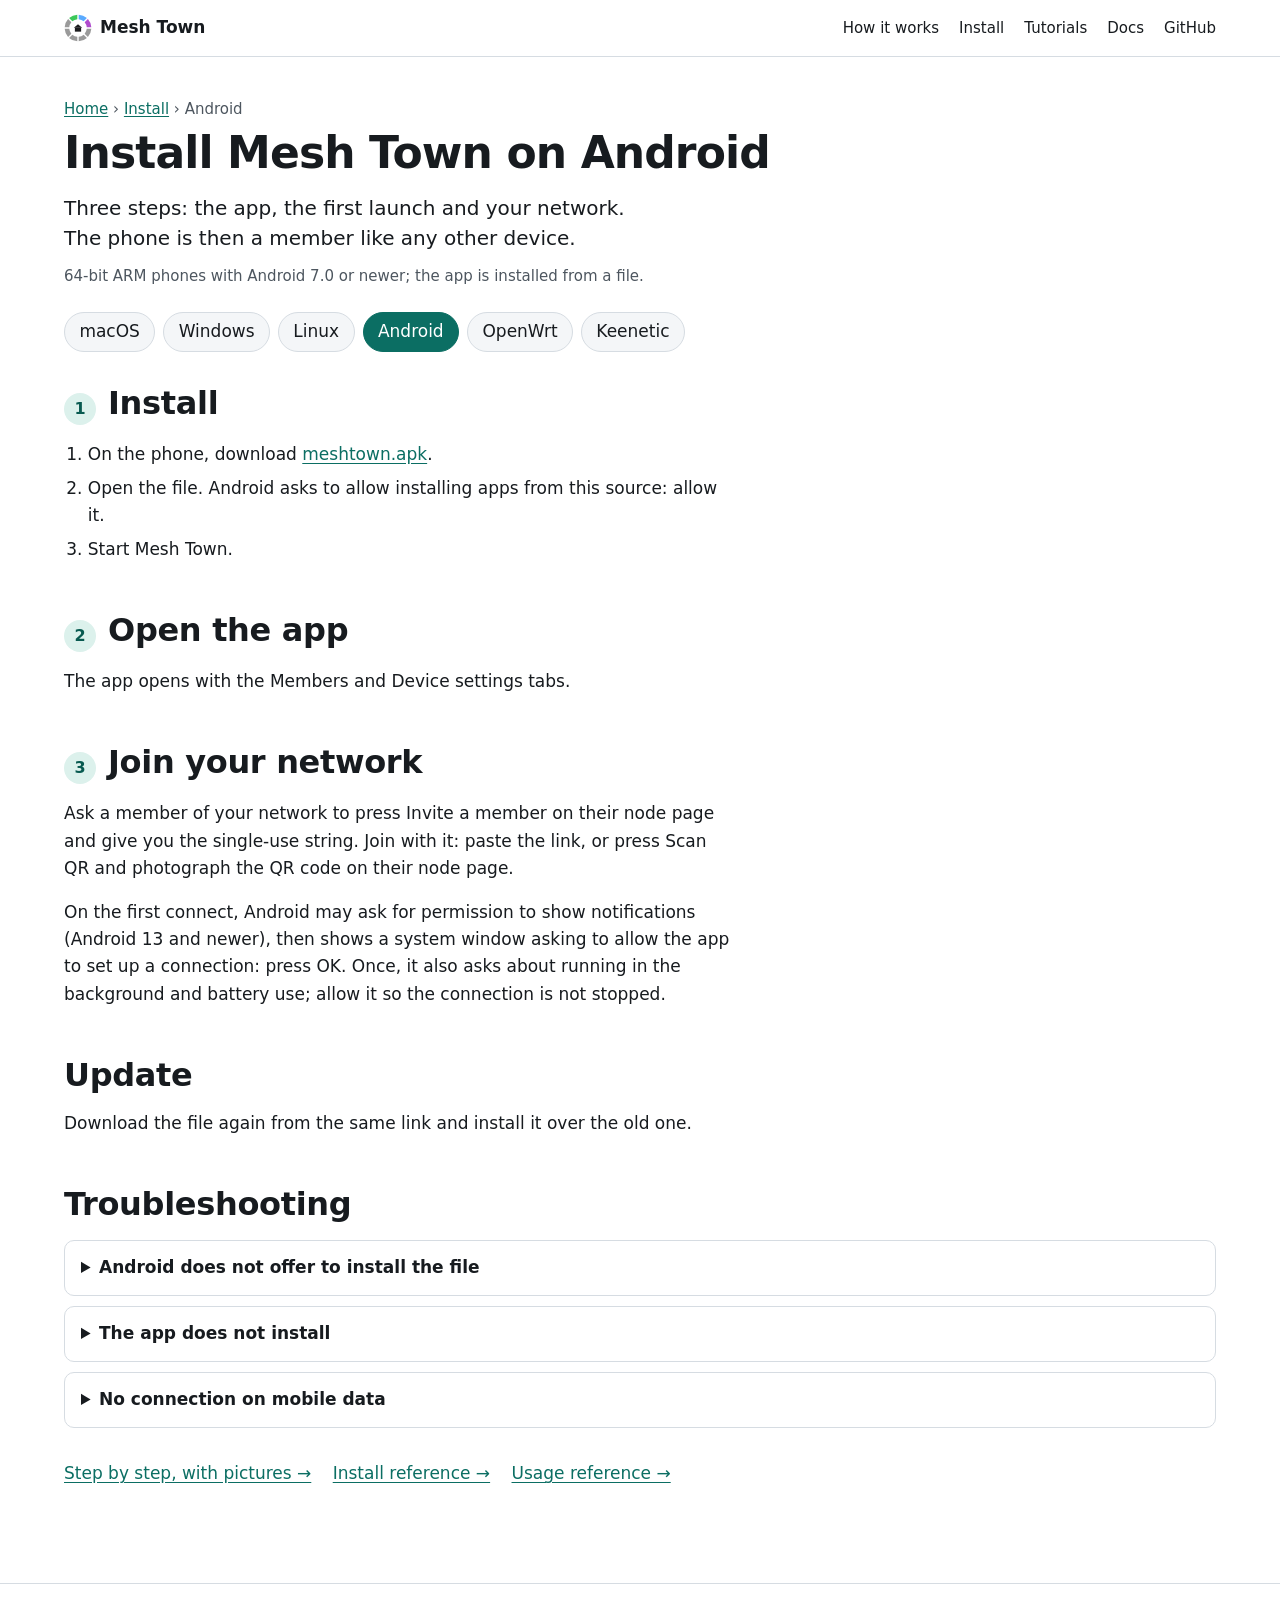
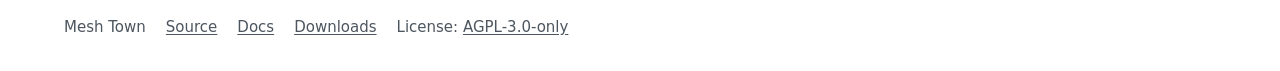
<file: install/android/index.html>
<!DOCTYPE html>
<html lang="en">
<head>
<meta charset="utf-8">
<meta name="viewport" content="width=device-width, initial-scale=1">
<title>Install Mesh Town on Android — Mesh Town</title>
<meta name="description" content="Install the Mesh Town app on an Android phone and join your private network.">
<link rel="canonical" href="https://mesh-town.github.io/install/android/">
<meta property="og:type" content="website">
<meta property="og:site_name" content="Mesh Town">
<meta property="og:title" content="Install Mesh Town on Android — Mesh Town">
<meta property="og:description" content="Install the Mesh Town app on an Android phone and join your private network.">
<meta property="og:url" content="https://mesh-town.github.io/install/android/">
<link rel="icon" href="../../assets/favicon.svg" type="image/svg+xml">
<link rel="stylesheet" href="../../assets/css/theme.css">
<link rel="stylesheet" href="../../assets/css/base.css">
<link rel="stylesheet" href="../../assets/css/sections.css">
</head>
<body>
<a class="skip-link" href="#main">Skip to content</a>
<header class="site-header">
  <div class="wrap">
    <a class="brand" href="../../index.html"><img class="brand-logo" src="../../assets/favicon.svg" alt="" width="28" height="28"><span class="brand-name">Mesh Town</span></a>
    <nav class="site-nav" aria-label="Main">
      <ul>
        <li><a href="../../index.html#see-it">How it works</a></li>
        <li><a href="../../install/index.html">Install</a></li>
        <li><a href="../../tutorials/index.html">Tutorials</a></li>
        <li><a href="https://github.com/mesh-town/meshtown/tree/main/docs">Docs</a></li>
        <li><a href="https://github.com/mesh-town/meshtown">GitHub</a></li>
      </ul>
    </nav>
  </div>
</header>
<main id="main" class="wrap page" tabindex="-1">
<nav class="breadcrumb" aria-label="Breadcrumb">
<ol>
<li><a href="../../index.html">Home</a></li>
<li><a href="../index.html">Install</a></li>
<li>Android</li>
</ol>
</nav>

<div class="page-head">
<h1>Install Mesh Town on Android</h1>
<p class="lede">Three steps: the app, the first launch and your network. The phone is then a member like any other device.</p>
<p class="meta">64-bit ARM phones with Android 7.0 or newer; the app is installed from a file.</p>
<nav class="os-strip" aria-label="Other systems">
<ul>
<li><a href="../macos/index.html">macOS</a></li>
<li><a href="../windows/index.html">Windows</a></li>
<li><a href="../linux/index.html">Linux</a></li>
<li><a href="../android/index.html" aria-current="page">Android</a></li>
<li><a href="../openwrt/index.html">OpenWrt</a></li>
<li><a href="../keenetic/index.html">Keenetic</a></li>
</ul>
</nav>
</div>
<ol class="steps">
<li class="step">
<h2>Install</h2>
<ol>
<li>On the phone, download <a href="https://github.com/mesh-town/meshtown-dist/raw/main/android/meshtown.apk">meshtown.apk</a>.</li>
<li>Open the file. Android asks to allow installing apps from this source: allow it.</li>
<li>Start Mesh Town.</li>
</ol>
</li>
<li class="step">
<h2>Open the app</h2>
<p>The app opens with the Members and Device settings tabs.</p>
</li>
<li class="step">
<h2>Join your network</h2>
<p>Ask a member of your network to press Invite a member on their node page and give you the single-use string. Join with it: paste the link, or press Scan QR and photograph the QR code on their node page.</p>
<p>On the first connect, Android may ask for permission to show notifications (Android 13 and newer), then shows a system window asking to allow the app to set up a connection: press OK. Once, it also asks about running in the background and battery use; allow it so the connection is not stopped.</p>
</li>
</ol>
<h2>Update</h2>
<p>Download the file again from the same link and install it over the old one.</p>
<h2>Troubleshooting</h2>
<details><summary>Android does not offer to install the file</summary><p>Allow installing unknown apps for the browser or file manager you opened it from.</p></details>
<details><summary>The app does not install</summary><p>It needs a 64-bit ARM phone and Android 7.0 or newer.</p></details>
<details><summary>No connection on mobile data</summary><p>Some mobile operators prevent direct connections between nodes; try Wi-Fi, or add a member on an ordinary home or office network: it relays the connection.</p></details>
<p class="links-line page-refs"><a href="../../tutorials/index.html">Step by step, with pictures →</a> <a href="https://github.com/mesh-town/meshtown/blob/main/docs/INSTALL.md">Install reference →</a> <a href="https://github.com/mesh-town/meshtown/blob/main/docs/USAGE.md">Usage reference →</a></p>
</main>
<footer class="site-footer">
  <div class="wrap">
    <ul>
      <li>Mesh Town</li>
      <li><a href="https://github.com/mesh-town/meshtown">Source</a></li>
      <li><a href="https://github.com/mesh-town/meshtown/tree/main/docs">Docs</a></li>
      <li><a href="https://github.com/mesh-town/meshtown-dist">Downloads</a></li>
      <li>License: <a href="https://github.com/mesh-town/meshtown/blob/main/LICENSE">AGPL-3.0-only</a></li>
    </ul>
  </div>
</footer>
<script src="../../assets/js/variants.js" defer></script>
<script src="../../assets/js/copy.js" defer></script>
</body>
</html>
</file>
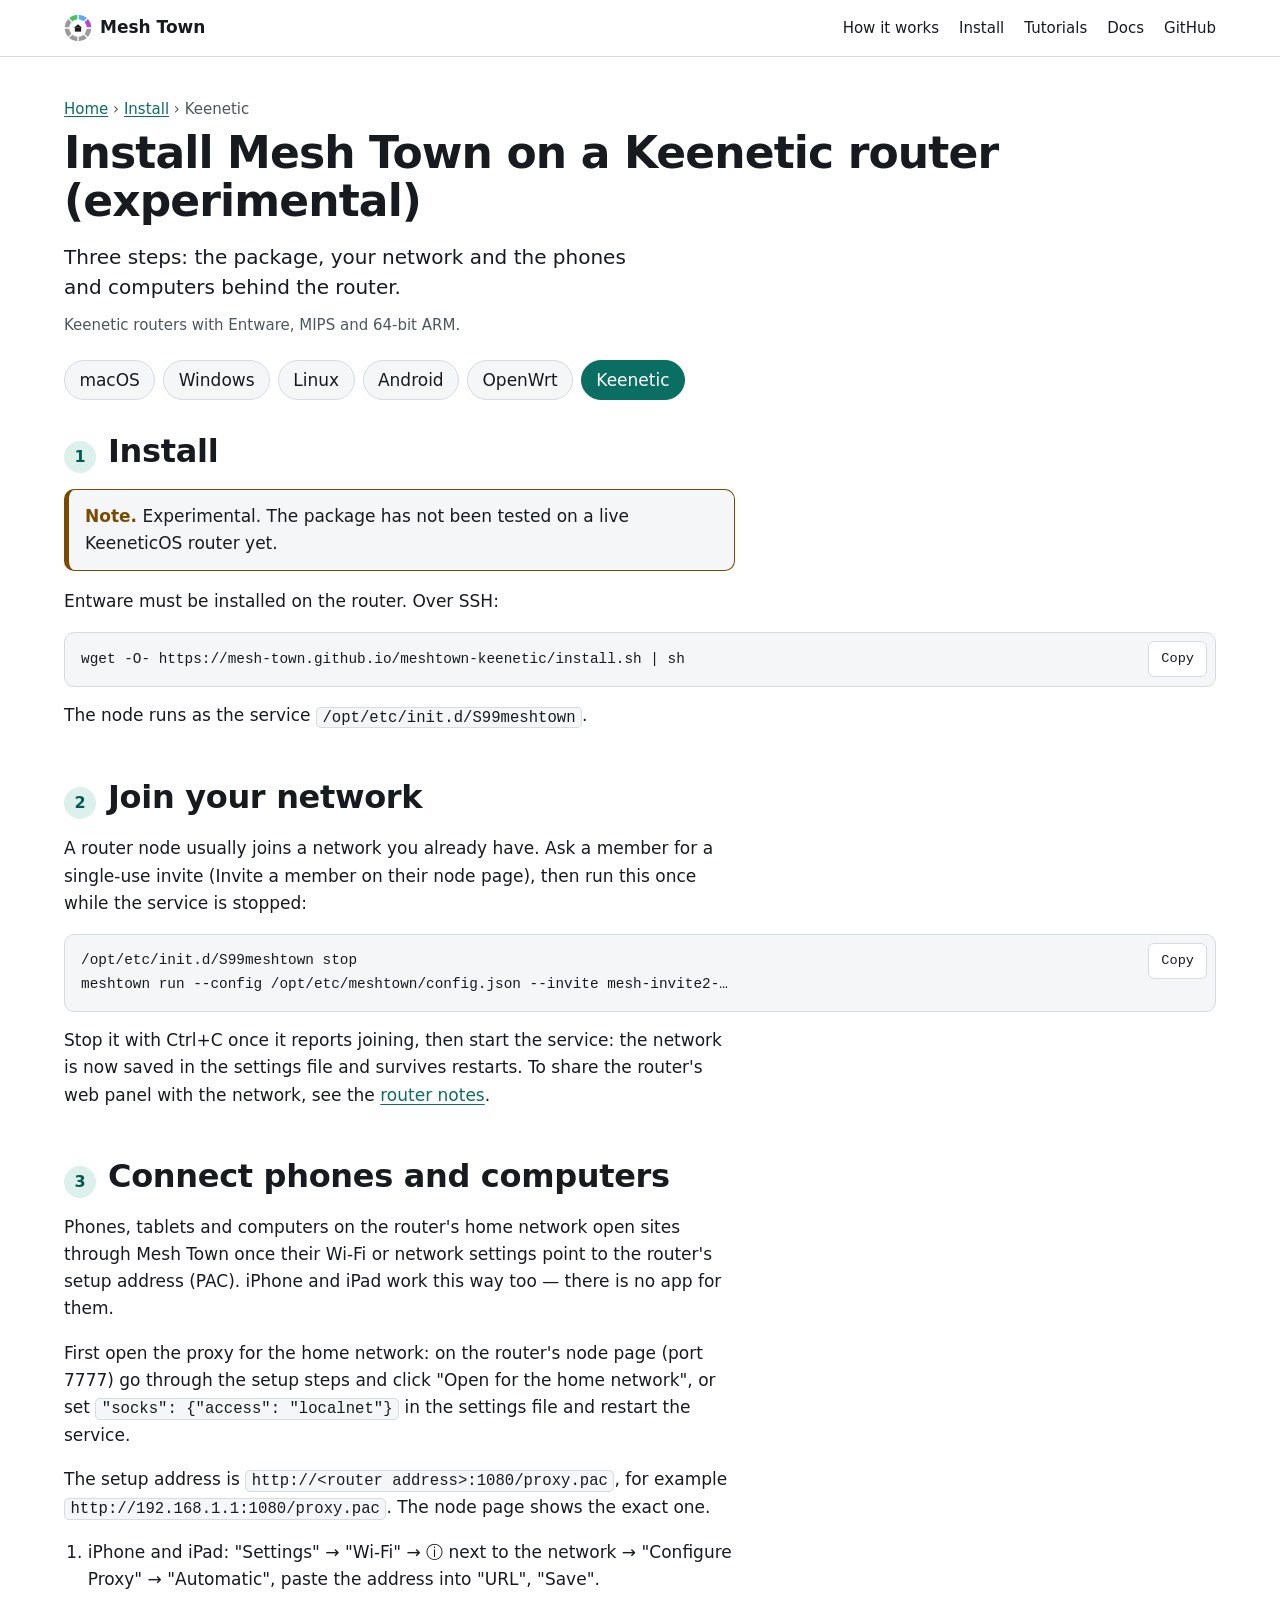
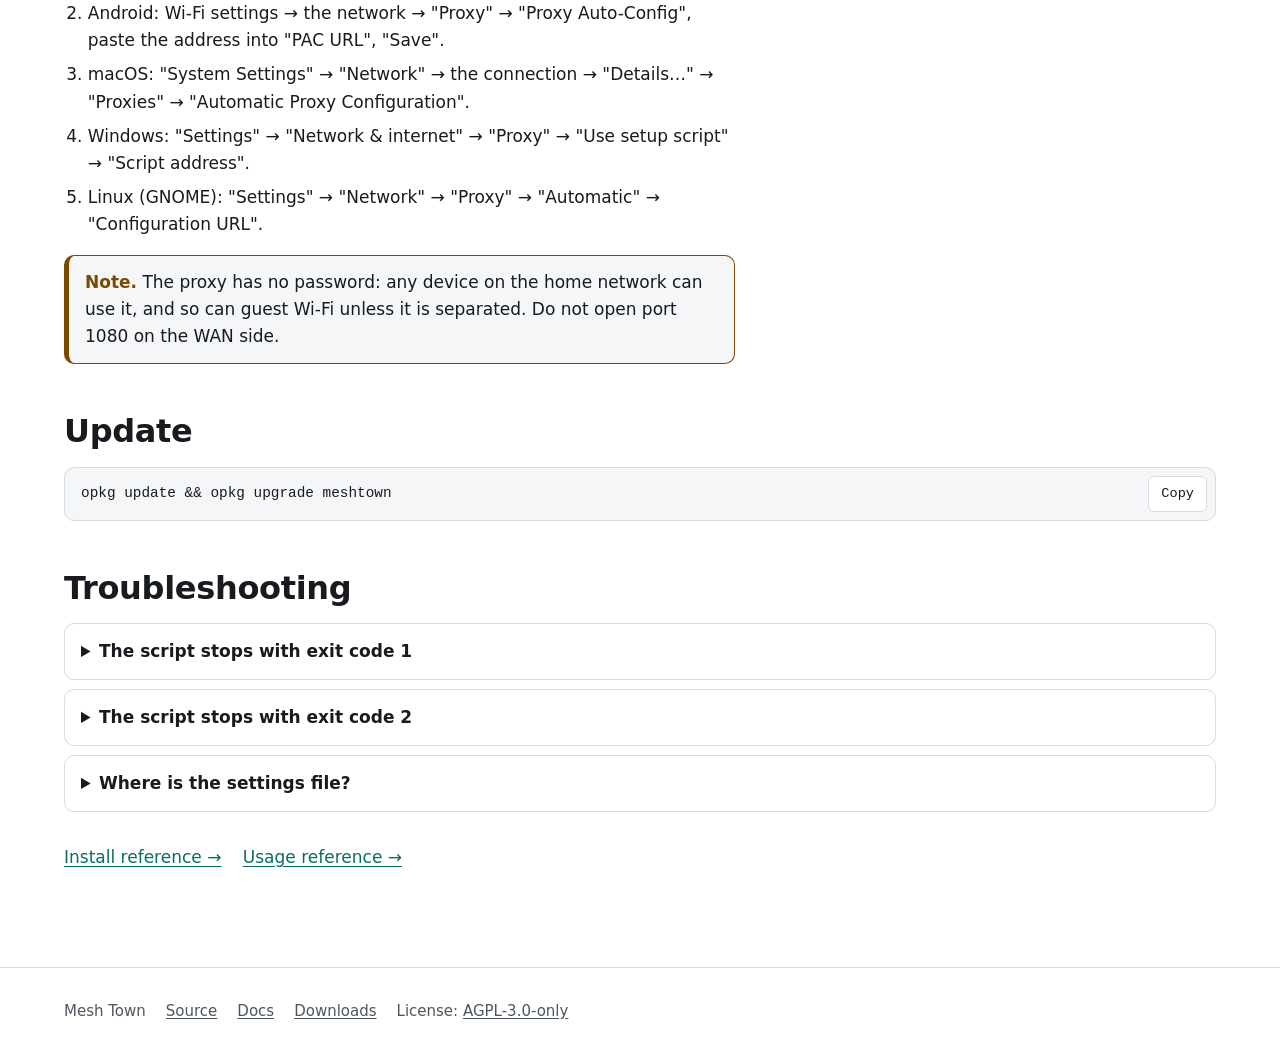
<file: install/keenetic/index.html>
<!DOCTYPE html>
<html lang="en">
<head>
<meta charset="utf-8">
<meta name="viewport" content="width=device-width, initial-scale=1">
<title>Install Mesh Town on a Keenetic router (experimental) — Mesh Town</title>
<meta name="description" content="Experimental: install Mesh Town on a Keenetic router with Entware.">
<link rel="canonical" href="https://mesh-town.github.io/install/keenetic/">
<meta property="og:type" content="website">
<meta property="og:site_name" content="Mesh Town">
<meta property="og:title" content="Install Mesh Town on a Keenetic router (experimental) — Mesh Town">
<meta property="og:description" content="Experimental: install Mesh Town on a Keenetic router with Entware.">
<meta property="og:url" content="https://mesh-town.github.io/install/keenetic/">
<link rel="icon" href="../../assets/favicon.svg" type="image/svg+xml">
<link rel="stylesheet" href="../../assets/css/theme.css">
<link rel="stylesheet" href="../../assets/css/base.css">
<link rel="stylesheet" href="../../assets/css/sections.css">
</head>
<body>
<a class="skip-link" href="#main">Skip to content</a>
<header class="site-header">
  <div class="wrap">
    <a class="brand" href="../../index.html"><img class="brand-logo" src="../../assets/favicon.svg" alt="" width="28" height="28"><span class="brand-name">Mesh Town</span></a>
    <nav class="site-nav" aria-label="Main">
      <ul>
        <li><a href="../../index.html#see-it">How it works</a></li>
        <li><a href="../../install/index.html">Install</a></li>
        <li><a href="../../tutorials/index.html">Tutorials</a></li>
        <li><a href="https://github.com/mesh-town/meshtown/tree/main/docs">Docs</a></li>
        <li><a href="https://github.com/mesh-town/meshtown">GitHub</a></li>
      </ul>
    </nav>
  </div>
</header>
<main id="main" class="wrap page" tabindex="-1">
<nav class="breadcrumb" aria-label="Breadcrumb">
<ol>
<li><a href="../../index.html">Home</a></li>
<li><a href="../index.html">Install</a></li>
<li>Keenetic</li>
</ol>
</nav>

<div class="page-head">
<h1>Install Mesh Town on a Keenetic router (experimental)</h1>
<p class="lede">Three steps: the package, your network and the phones and computers behind the router.</p>
<p class="meta">Keenetic routers with Entware, MIPS and 64-bit ARM.</p>
<nav class="os-strip" aria-label="Other systems">
<ul>
<li><a href="../macos/index.html">macOS</a></li>
<li><a href="../windows/index.html">Windows</a></li>
<li><a href="../linux/index.html">Linux</a></li>
<li><a href="../android/index.html">Android</a></li>
<li><a href="../openwrt/index.html">OpenWrt</a></li>
<li><a href="../keenetic/index.html" aria-current="page">Keenetic</a></li>
</ul>
</nav>
</div>
<ol class="steps">
<li class="step">
<h2>Install</h2>
<p class="note-warn"><strong>Note.</strong> Experimental. The package has not been tested on a live KeeneticOS router yet.</p>
<p>Entware must be installed on the router. Over SSH:</p>
<pre class="cmd"><code>wget -O- https://mesh-town.github.io/meshtown-keenetic/install.sh | sh</code></pre>
<p>The node runs as the service <code>/opt/etc/init.d/S99meshtown</code>.</p>
</li>
<li class="step">
<h2>Join your network</h2>
<p>A router node usually joins a network you already have. Ask a member for a single-use invite (Invite a member on their node page), then run this once while the service is stopped:</p>
<pre class="cmd"><code>/opt/etc/init.d/S99meshtown stop
meshtown run --config /opt/etc/meshtown/config.json --invite mesh-invite2-…</code></pre>
<p>Stop it with Ctrl+C once it reports joining, then start the service: the network is now saved in the settings file and survives restarts. To share the router's web panel with the network, see the <a href="https://github.com/mesh-town/meshtown/blob/main/platforms/linux/build/openwrt/README.md">router notes</a>.</p>
</li>
<li class="step">
<h2 id="devices">Connect phones and computers</h2>
<p>Phones, tablets and computers on the router's home network open sites through Mesh Town once their Wi‑Fi or network settings point to the router's setup address (PAC). iPhone and iPad work this way too — there is no app for them.</p>
<p>First open the proxy for the home network: on the router's node page (port 7777) go through the setup steps and click "Open for the home network", or set <code>"socks": {"access": "localnet"}</code> in the settings file and restart the service.</p>
<p>The setup address is <code>http://&lt;router address&gt;:1080/proxy.pac</code>, for example <code>http://192.168.1.1:1080/proxy.pac</code>. The node page shows the exact one.</p>
<ol>
<li>iPhone and iPad: "Settings" → "Wi‑Fi" → ⓘ next to the network → "Configure Proxy" → "Automatic", paste the address into "URL", "Save".</li>
<li>Android: Wi‑Fi settings → the network → "Proxy" → "Proxy Auto-Config", paste the address into "PAC URL", "Save".</li>
<li>macOS: "System Settings" → "Network" → the connection → "Details…" → "Proxies" → "Automatic Proxy Configuration".</li>
<li>Windows: "Settings" → "Network &amp; internet" → "Proxy" → "Use setup script" → "Script address".</li>
<li>Linux (GNOME): "Settings" → "Network" → "Proxy" → "Automatic" → "Configuration URL".</li>
</ol>
<p class="note-warn"><strong>Note.</strong> The proxy has no password: any device on the home network can use it, and so can guest Wi‑Fi unless it is separated. Do not open port 1080 on the WAN side.</p>
</li>
</ol>
<h2>Update</h2>
<pre class="cmd"><code>opkg update &amp;&amp; opkg upgrade meshtown</code></pre>
<h2>Troubleshooting</h2>
<details><summary>The script stops with exit code 1</summary><p>Entware is not installed.</p></details>
<details><summary>The script stops with exit code 2</summary><p>The router's architecture is not supported.</p></details>
<details><summary>Where is the settings file?</summary><p><code>/opt/etc/meshtown/config.json</code>. Keep it private.</p></details>
<p class="links-line page-refs"><a href="https://github.com/mesh-town/meshtown/blob/main/docs/INSTALL.md">Install reference →</a> <a href="https://github.com/mesh-town/meshtown/blob/main/docs/USAGE.md">Usage reference →</a></p>
</main>
<footer class="site-footer">
  <div class="wrap">
    <ul>
      <li>Mesh Town</li>
      <li><a href="https://github.com/mesh-town/meshtown">Source</a></li>
      <li><a href="https://github.com/mesh-town/meshtown/tree/main/docs">Docs</a></li>
      <li><a href="https://github.com/mesh-town/meshtown-dist">Downloads</a></li>
      <li>License: <a href="https://github.com/mesh-town/meshtown/blob/main/LICENSE">AGPL-3.0-only</a></li>
    </ul>
  </div>
</footer>
<script src="../../assets/js/variants.js" defer></script>
<script src="../../assets/js/copy.js" defer></script>
</body>
</html>
</file>
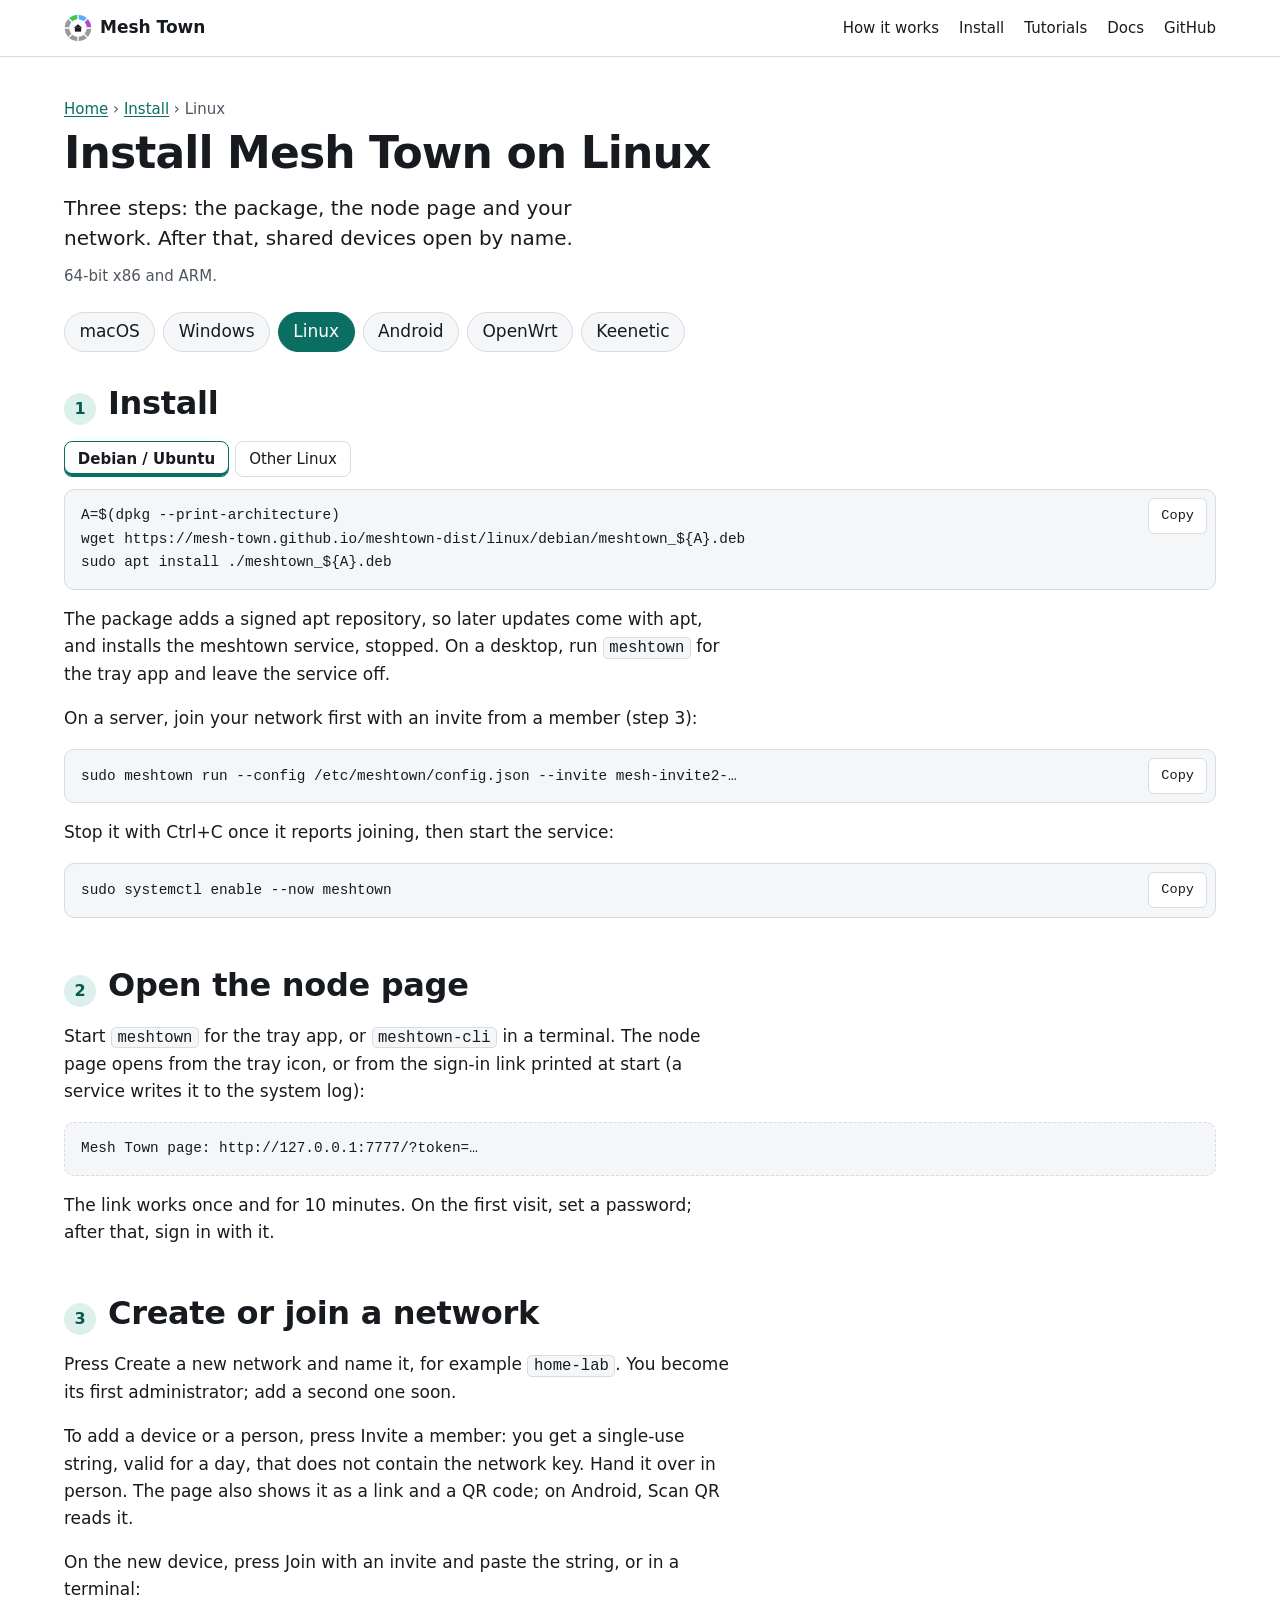
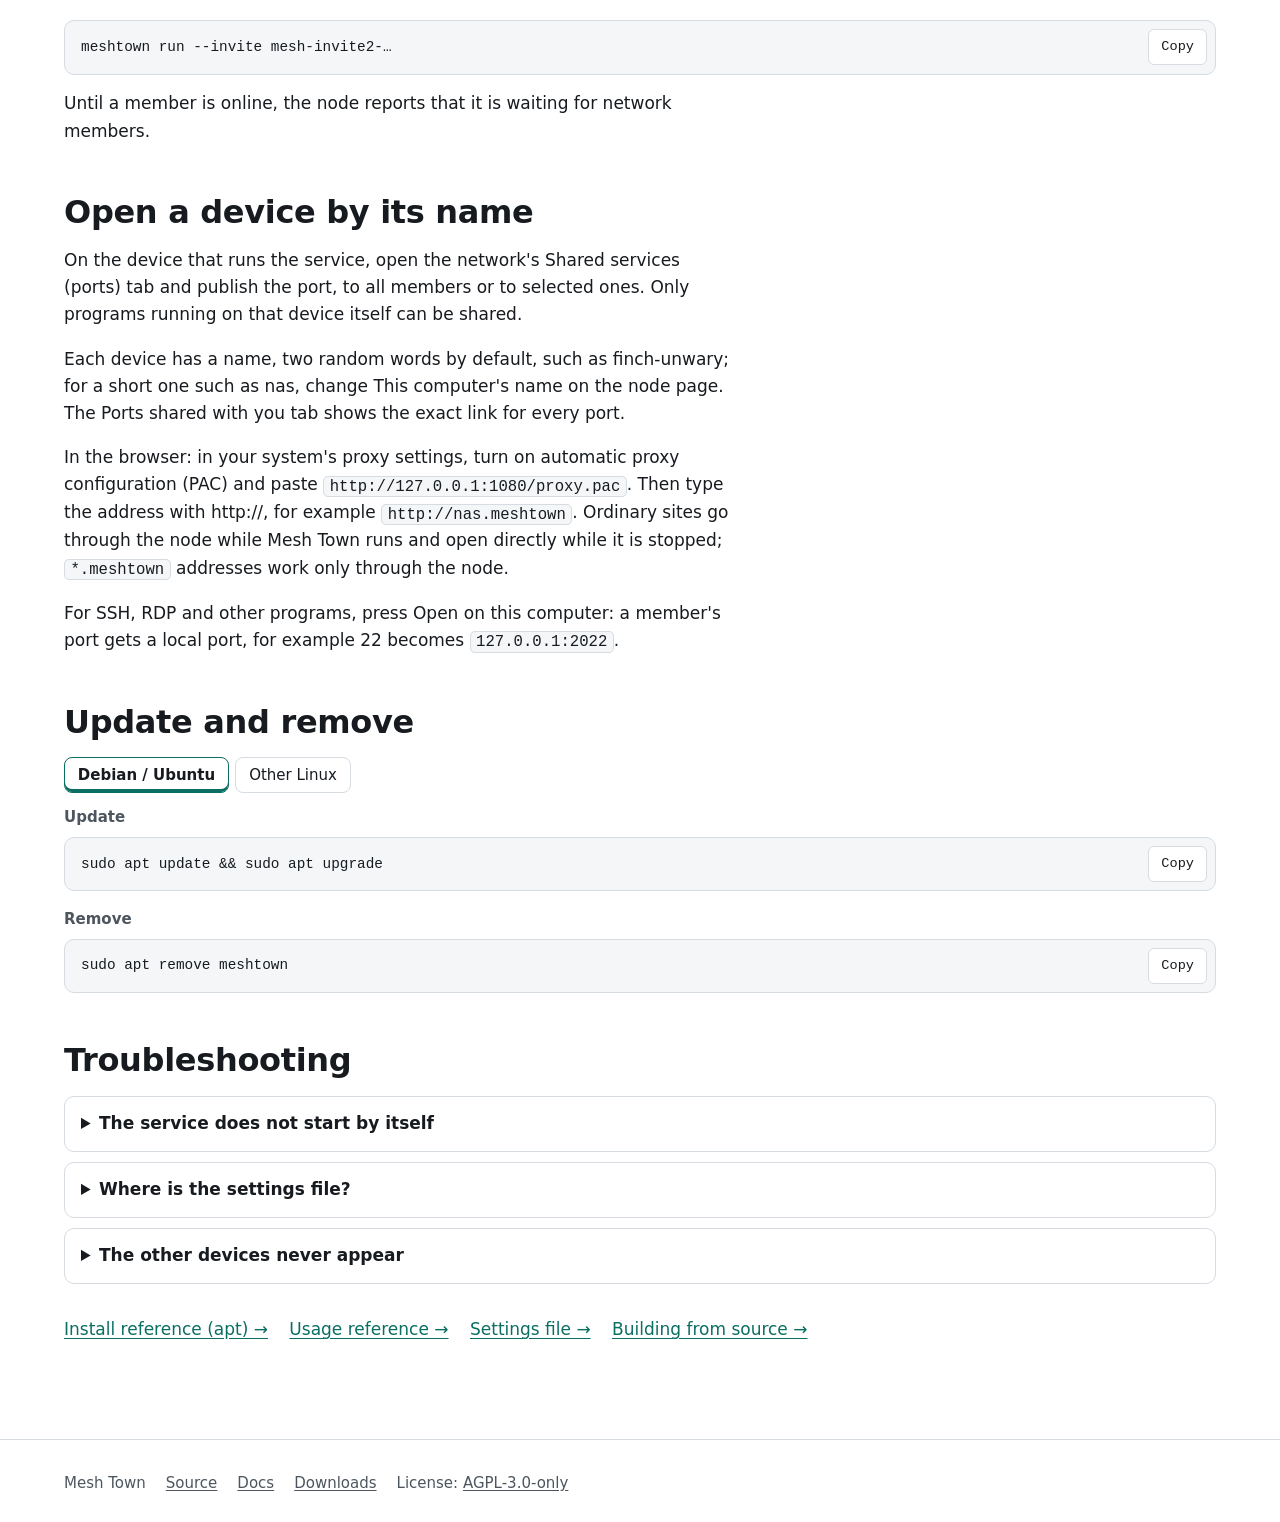
<file: install/linux/index.html>
<!DOCTYPE html>
<html lang="en">
<head>
<meta charset="utf-8">
<meta name="viewport" content="width=device-width, initial-scale=1">
<title>Install Mesh Town on Linux — Mesh Town</title>
<meta name="description" content="Install Mesh Town on Debian, Ubuntu or any Linux, as a desktop app or a server.">
<link rel="canonical" href="https://mesh-town.github.io/install/linux/">
<meta property="og:type" content="website">
<meta property="og:site_name" content="Mesh Town">
<meta property="og:title" content="Install Mesh Town on Linux — Mesh Town">
<meta property="og:description" content="Install Mesh Town on Debian, Ubuntu or any Linux, as a desktop app or a server.">
<meta property="og:url" content="https://mesh-town.github.io/install/linux/">
<link rel="icon" href="../../assets/favicon.svg" type="image/svg+xml">
<link rel="stylesheet" href="../../assets/css/theme.css">
<link rel="stylesheet" href="../../assets/css/base.css">
<link rel="stylesheet" href="../../assets/css/sections.css">
</head>
<body>
<a class="skip-link" href="#main">Skip to content</a>
<header class="site-header">
  <div class="wrap">
    <a class="brand" href="../../index.html"><img class="brand-logo" src="../../assets/favicon.svg" alt="" width="28" height="28"><span class="brand-name">Mesh Town</span></a>
    <nav class="site-nav" aria-label="Main">
      <ul>
        <li><a href="../../index.html#see-it">How it works</a></li>
        <li><a href="../../install/index.html">Install</a></li>
        <li><a href="../../tutorials/index.html">Tutorials</a></li>
        <li><a href="https://github.com/mesh-town/meshtown/tree/main/docs">Docs</a></li>
        <li><a href="https://github.com/mesh-town/meshtown">GitHub</a></li>
      </ul>
    </nav>
  </div>
</header>
<main id="main" class="wrap page" tabindex="-1">
<nav class="breadcrumb" aria-label="Breadcrumb">
<ol>
<li><a href="../../index.html">Home</a></li>
<li><a href="../index.html">Install</a></li>
<li>Linux</li>
</ol>
</nav>

<div class="page-head">
<h1>Install Mesh Town on Linux</h1>
<p class="lede">Three steps: the package, the node page and your network. After that, shared devices open by name.</p>
<p class="meta">64-bit x86 and ARM.</p>
<nav class="os-strip" aria-label="Other systems">
<ul>
<li><a href="../macos/index.html">macOS</a></li>
<li><a href="../windows/index.html">Windows</a></li>
<li><a href="../linux/index.html" aria-current="page">Linux</a></li>
<li><a href="../android/index.html">Android</a></li>
<li><a href="../openwrt/index.html">OpenWrt</a></li>
<li><a href="../keenetic/index.html">Keenetic</a></li>
</ul>
</nav>
</div>
<ol class="steps">
<li class="step">
<h2>Install</h2>
<div class="var-group" data-var-group="linux">
<div class="var-tabs" data-var-tabs hidden>
<button type="button" class="var-tab" data-var-tab="apt">Debian / Ubuntu</button>
<button type="button" class="var-tab" data-var-tab="static">Other Linux</button>
</div>
<div class="var-panel" data-var-panel="apt">
<h3>Debian / Ubuntu</h3>
<pre class="cmd"><code>A=$(dpkg --print-architecture)
wget https://mesh-town.github.io/meshtown-dist/linux/debian/meshtown_${A}.deb
sudo apt install ./meshtown_${A}.deb</code></pre>
<p>The package adds a signed apt repository, so later updates come with apt, and installs the meshtown service, stopped. On a desktop, run <code>meshtown</code> for the tray app and leave the service off.</p>
<p>On a server, join your network first with an invite from a member (step 3):</p>
<pre class="cmd"><code>sudo meshtown run --config /etc/meshtown/config.json --invite mesh-invite2-…</code></pre>
<p>Stop it with Ctrl+C once it reports joining, then start the service:</p>
<pre class="cmd"><code>sudo systemctl enable --now meshtown</code></pre>
</div>
<div class="var-panel" data-var-panel="static">
<h3>Other Linux</h3>
<pre class="cmd"><code>curl -LO https://github.com/mesh-town/meshtown-dist/raw/main/linux/meshtown-linux-$(uname -m).tar.gz
tar -xzf meshtown-linux-$(uname -m).tar.gz</code></pre>
<p>Run <code>meshtown</code> for the tray app, or <code>meshtown-cli</code> in a terminal or on a server. For the console-only archive, use <code>meshtown-cli-linux-$(uname -m).tar.gz</code> in the same place.</p>
</div>
</div>
</li>
<li class="step">
<h2>Open the node page</h2>
<p>Start <code>meshtown</code> for the tray app, or <code>meshtown-cli</code> in a terminal. The node page opens from the tray icon, or from the sign-in link printed at start (a service writes it to the system log):</p>
<pre class="out"><code>Mesh Town page: http://127.0.0.1:7777/?token=…</code></pre>
<p>The link works once and for 10 minutes. On the first visit, set a password; after that, sign in with it.</p>
</li>
<li class="step">
<h2>Create or join a network</h2>
<p>Press Create a new network and name it, for example <code>home-lab</code>. You become its first administrator; add a second one soon.</p>
<p>To add a device or a person, press Invite a member: you get a single-use string, valid for a day, that does not contain the network key. Hand it over in person. The page also shows it as a link and a QR code; on Android, Scan QR reads it.</p>
<p>On the new device, press Join with an invite and paste the string, or in a terminal:</p>
<pre class="cmd"><code>meshtown run --invite mesh-invite2-…</code></pre>
<p>Until a member is online, the node reports that it is waiting for network members.</p>
</li>
</ol>
<h2>Open a device by its name</h2>
<p>On the device that runs the service, open the network's Shared services (ports) tab and publish the port, to all members or to selected ones. Only programs running on that device itself can be shared.</p>
<p>Each device has a name, two random words by default, such as finch-unwary; for a short one such as nas, change This computer's name on the node page. The Ports shared with you tab shows the exact link for every port.</p>
<p>In the browser: in your system's proxy settings, turn on automatic proxy configuration (PAC) and paste <code>http://127.0.0.1:1080/proxy.pac</code>. Then type the address with http://, for example <code>http://nas.meshtown</code>. Ordinary sites go through the node while Mesh Town runs and open directly while it is stopped; <code>*.meshtown</code> addresses work only through the node.</p>
<p>For SSH, RDP and other programs, press Open on this computer: a member's port gets a local port, for example 22 becomes <code>127.0.0.1:2022</code>.</p>
<h2>Update and remove</h2>
<div class="var-group" data-var-group="linux">
<div class="var-tabs" data-var-tabs hidden>
<button type="button" class="var-tab" data-var-tab="apt">Debian / Ubuntu</button>
<button type="button" class="var-tab" data-var-tab="static">Other Linux</button>
</div>
<div class="var-panel" data-var-panel="apt">
<h3>Debian / Ubuntu</h3>
<p class="cmd-label">Update</p>
<pre class="cmd"><code>sudo apt update &amp;&amp; sudo apt upgrade</code></pre>
<p class="cmd-label">Remove</p>
<pre class="cmd"><code>sudo apt remove meshtown</code></pre>
</div>
<div class="var-panel" data-var-panel="static">
<h3>Other Linux</h3>
<p>Update: download the archive again and unpack it over the old files.</p>
<p>Remove: delete the unpacked files.</p>
</div>
</div>
<h2>Troubleshooting</h2>
<details><summary>The service does not start by itself</summary><p>It is installed stopped on purpose:<br><code>sudo systemctl enable --now meshtown</code></p></details>
<details><summary>Where is the settings file?</summary><p><code>/etc/meshtown/config.json</code> for the service, <code>~/.config/meshtown/config.json</code> for a user. Keep it private; <code>meshtown config-path</code> prints the one in use.</p></details>
<details><summary>The other devices never appear</summary><p>One of the networks may prevent direct connections; try another network, or add a member on an ordinary home or office network: it relays the connection.</p></details>
<p class="links-line page-refs"><a href="https://github.com/mesh-town/meshtown/blob/main/docs/INSTALL.md#debian-ubuntu-apt">Install reference (apt) →</a> <a href="https://github.com/mesh-town/meshtown/blob/main/docs/USAGE.md">Usage reference →</a> <a href="https://github.com/mesh-town/meshtown/blob/main/docs/CONFIG-FILE.md">Settings file →</a> <a href="https://github.com/mesh-town/meshtown/blob/main/docs/BUILDING.md">Building from source →</a></p>
</main>
<footer class="site-footer">
  <div class="wrap">
    <ul>
      <li>Mesh Town</li>
      <li><a href="https://github.com/mesh-town/meshtown">Source</a></li>
      <li><a href="https://github.com/mesh-town/meshtown/tree/main/docs">Docs</a></li>
      <li><a href="https://github.com/mesh-town/meshtown-dist">Downloads</a></li>
      <li>License: <a href="https://github.com/mesh-town/meshtown/blob/main/LICENSE">AGPL-3.0-only</a></li>
    </ul>
  </div>
</footer>
<script src="../../assets/js/variants.js" defer></script>
<script src="../../assets/js/copy.js" defer></script>
</body>
</html>
</file>
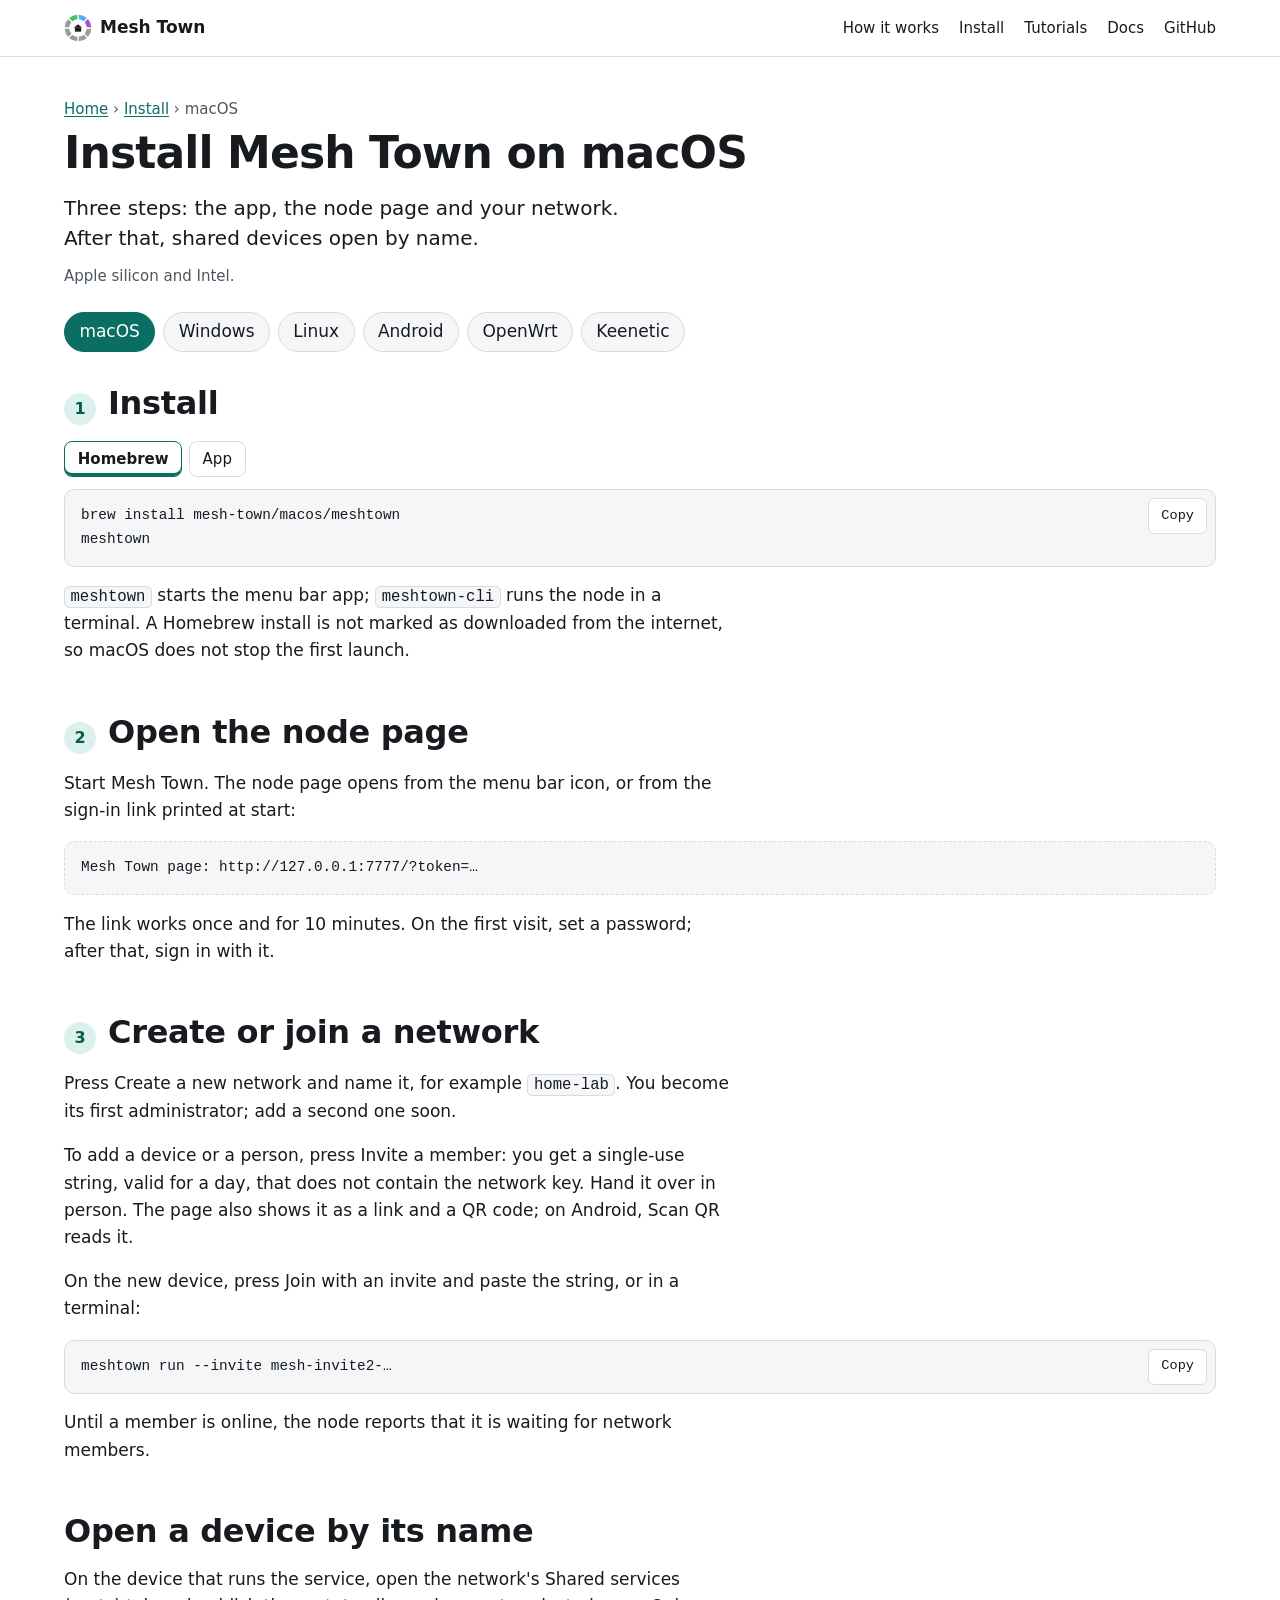
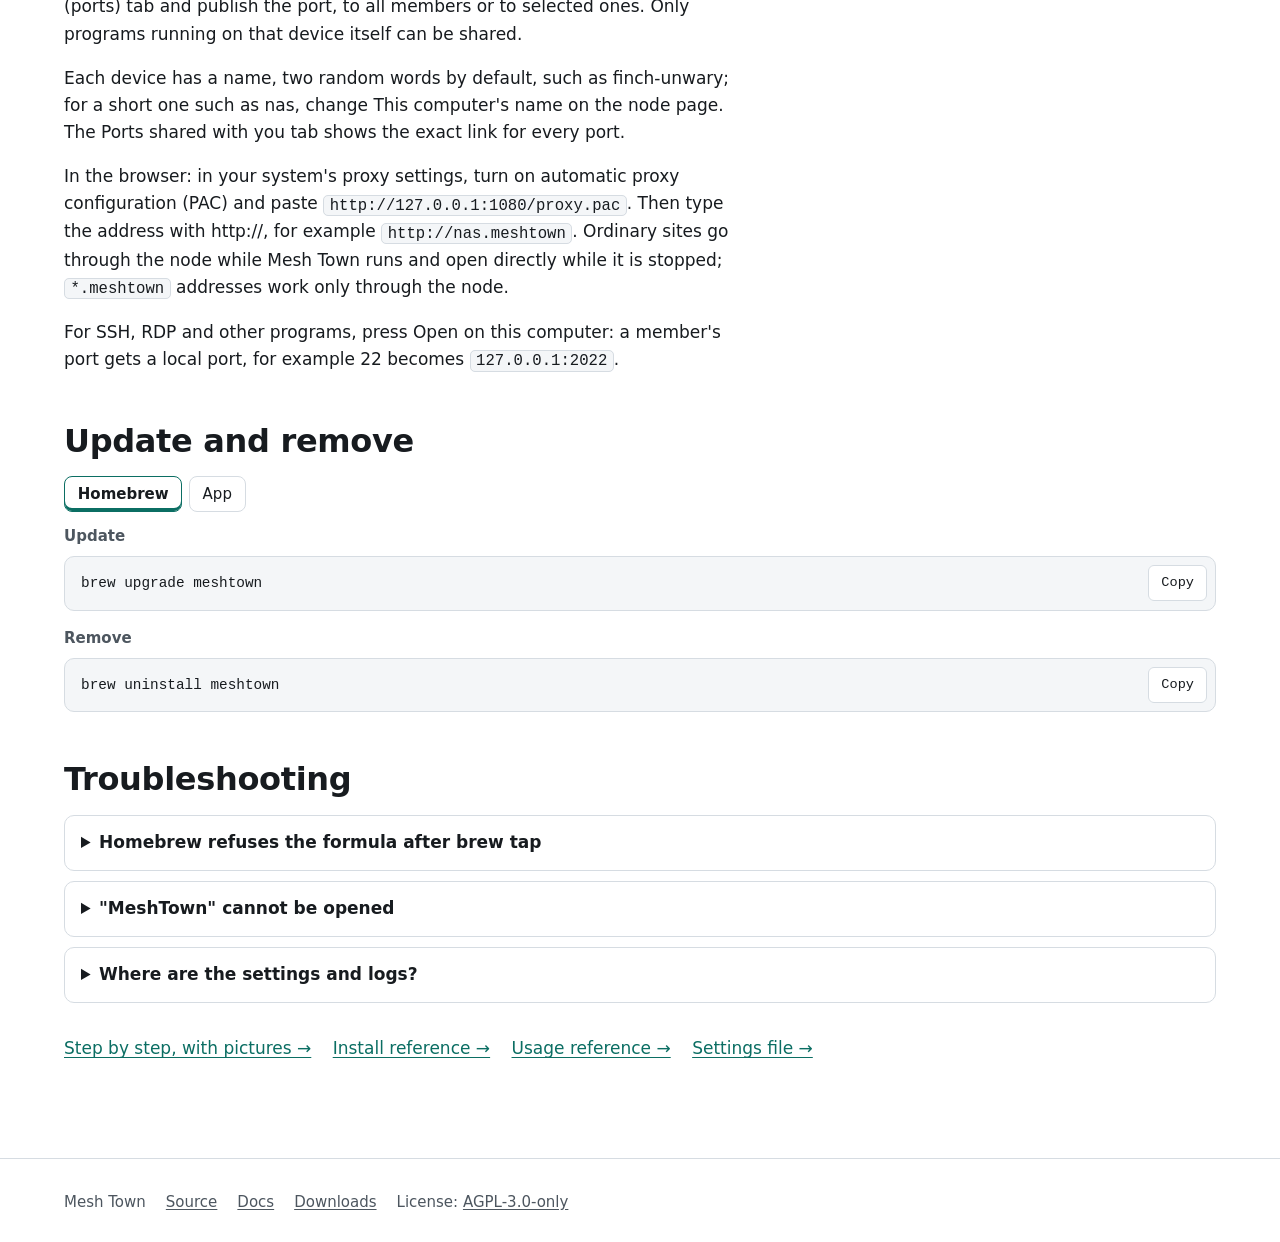
<file: install/macos/index.html>
<!DOCTYPE html>
<html lang="en">
<head>
<meta charset="utf-8">
<meta name="viewport" content="width=device-width, initial-scale=1">
<title>Install Mesh Town on macOS — Mesh Town</title>
<meta name="description" content="Install Mesh Town on a Mac with Homebrew or as an app, and connect it to your private network.">
<link rel="canonical" href="https://mesh-town.github.io/install/macos/">
<meta property="og:type" content="website">
<meta property="og:site_name" content="Mesh Town">
<meta property="og:title" content="Install Mesh Town on macOS — Mesh Town">
<meta property="og:description" content="Install Mesh Town on a Mac with Homebrew or as an app, and connect it to your private network.">
<meta property="og:url" content="https://mesh-town.github.io/install/macos/">
<link rel="icon" href="../../assets/favicon.svg" type="image/svg+xml">
<link rel="stylesheet" href="../../assets/css/theme.css">
<link rel="stylesheet" href="../../assets/css/base.css">
<link rel="stylesheet" href="../../assets/css/sections.css">
</head>
<body>
<a class="skip-link" href="#main">Skip to content</a>
<header class="site-header">
  <div class="wrap">
    <a class="brand" href="../../index.html"><img class="brand-logo" src="../../assets/favicon.svg" alt="" width="28" height="28"><span class="brand-name">Mesh Town</span></a>
    <nav class="site-nav" aria-label="Main">
      <ul>
        <li><a href="../../index.html#see-it">How it works</a></li>
        <li><a href="../../install/index.html">Install</a></li>
        <li><a href="../../tutorials/index.html">Tutorials</a></li>
        <li><a href="https://github.com/mesh-town/meshtown/tree/main/docs">Docs</a></li>
        <li><a href="https://github.com/mesh-town/meshtown">GitHub</a></li>
      </ul>
    </nav>
  </div>
</header>
<main id="main" class="wrap page" tabindex="-1">
<nav class="breadcrumb" aria-label="Breadcrumb">
<ol>
<li><a href="../../index.html">Home</a></li>
<li><a href="../index.html">Install</a></li>
<li>macOS</li>
</ol>
</nav>

<div class="page-head">
<h1>Install Mesh Town on macOS</h1>
<p class="lede">Three steps: the app, the node page and your network. After that, shared devices open by name.</p>
<p class="meta">Apple silicon and Intel.</p>
<nav class="os-strip" aria-label="Other systems">
<ul>
<li><a href="../macos/index.html" aria-current="page">macOS</a></li>
<li><a href="../windows/index.html">Windows</a></li>
<li><a href="../linux/index.html">Linux</a></li>
<li><a href="../android/index.html">Android</a></li>
<li><a href="../openwrt/index.html">OpenWrt</a></li>
<li><a href="../keenetic/index.html">Keenetic</a></li>
</ul>
</nav>
</div>
<ol class="steps">
<li class="step">
<h2>Install</h2>
<div class="var-group" data-var-group="macos">
<div class="var-tabs" data-var-tabs hidden>
<button type="button" class="var-tab" data-var-tab="brew">Homebrew</button>
<button type="button" class="var-tab" data-var-tab="app">App</button>
</div>
<div class="var-panel" data-var-panel="brew">
<h3>Homebrew</h3>
<pre class="cmd"><code>brew install mesh-town/macos/meshtown
meshtown</code></pre>
<p><code>meshtown</code> starts the menu bar app; <code>meshtown-cli</code> runs the node in a terminal. A Homebrew install is not marked as downloaded from the internet, so macOS does not stop the first launch.</p>
</div>
<div class="var-panel" data-var-panel="app">
<h3>App</h3>
<p>Download for <a href="https://github.com/mesh-town/meshtown-dist/raw/main/macos/MeshTown-macos-arm64.zip">Apple silicon</a> or for <a href="https://github.com/mesh-town/meshtown-dist/raw/main/macos/MeshTown-macos-x86_64.zip">Intel</a>, unzip and move MeshTown.app to Applications.</p>
<p class="note-warn"><strong>Note.</strong> The app is signed ad hoc and is not notarized, so Gatekeeper stops the first launch of a zip downloaded in a browser. Open System Settings → Privacy &amp; Security and press Open Anyway, or run:</p>
<pre class="cmd"><code>xattr -dr com.apple.quarantine /Applications/MeshTown.app</code></pre>
</div>
</div>
</li>
<li class="step">
<h2>Open the node page</h2>
<p>Start Mesh Town. The node page opens from the menu bar icon, or from the sign-in link printed at start:</p>
<pre class="out"><code>Mesh Town page: http://127.0.0.1:7777/?token=…</code></pre>
<p>The link works once and for 10 minutes. On the first visit, set a password; after that, sign in with it.</p>
</li>
<li class="step">
<h2>Create or join a network</h2>
<p>Press Create a new network and name it, for example <code>home-lab</code>. You become its first administrator; add a second one soon.</p>
<p>To add a device or a person, press Invite a member: you get a single-use string, valid for a day, that does not contain the network key. Hand it over in person. The page also shows it as a link and a QR code; on Android, Scan QR reads it.</p>
<p>On the new device, press Join with an invite and paste the string, or in a terminal:</p>
<pre class="cmd"><code>meshtown run --invite mesh-invite2-…</code></pre>
<p>Until a member is online, the node reports that it is waiting for network members.</p>
</li>
</ol>
<h2>Open a device by its name</h2>
<p>On the device that runs the service, open the network's Shared services (ports) tab and publish the port, to all members or to selected ones. Only programs running on that device itself can be shared.</p>
<p>Each device has a name, two random words by default, such as finch-unwary; for a short one such as nas, change This computer's name on the node page. The Ports shared with you tab shows the exact link for every port.</p>
<p>In the browser: in your system's proxy settings, turn on automatic proxy configuration (PAC) and paste <code>http://127.0.0.1:1080/proxy.pac</code>. Then type the address with http://, for example <code>http://nas.meshtown</code>. Ordinary sites go through the node while Mesh Town runs and open directly while it is stopped; <code>*.meshtown</code> addresses work only through the node.</p>
<p>For SSH, RDP and other programs, press Open on this computer: a member's port gets a local port, for example 22 becomes <code>127.0.0.1:2022</code>.</p>
<h2>Update and remove</h2>
<div class="var-group" data-var-group="macos">
<div class="var-tabs" data-var-tabs hidden>
<button type="button" class="var-tab" data-var-tab="brew">Homebrew</button>
<button type="button" class="var-tab" data-var-tab="app">App</button>
</div>
<div class="var-panel" data-var-panel="brew">
<h3>Homebrew</h3>
<p class="cmd-label">Update</p>
<pre class="cmd"><code>brew upgrade meshtown</code></pre>
<p class="cmd-label">Remove</p>
<pre class="cmd"><code>brew uninstall meshtown</code></pre>
</div>
<div class="var-panel" data-var-panel="app">
<h3>App</h3>
<p>Update: download the zip again from the same link and replace MeshTown.app in Applications.</p>
<p>Remove: quit Mesh Town and move MeshTown.app to the Trash.</p>
</div>
</div>
<h2>Troubleshooting</h2>
<details><summary>Homebrew refuses the formula after brew tap</summary><p>Newer Homebrew versions do not trust a new tap until you run:<br><code>brew trust mesh-town/macos</code></p></details>
<details><summary>&quot;MeshTown&quot; cannot be opened</summary><p>See the Gatekeeper note above: Open Anyway, or remove the quarantine mark.</p></details>
<details><summary>Where are the settings and logs?</summary><p><code>~/Library/Application Support/meshtown/</code> holds config.json and the logs meshtown.log and meshtown-tray.log. Keep config.json private.</p></details>
<p class="links-line page-refs"><a href="../../tutorials/index.html">Step by step, with pictures →</a> <a href="https://github.com/mesh-town/meshtown/blob/main/docs/INSTALL.md">Install reference →</a> <a href="https://github.com/mesh-town/meshtown/blob/main/docs/USAGE.md">Usage reference →</a> <a href="https://github.com/mesh-town/meshtown/blob/main/docs/CONFIG-FILE.md">Settings file →</a></p>
</main>
<footer class="site-footer">
  <div class="wrap">
    <ul>
      <li>Mesh Town</li>
      <li><a href="https://github.com/mesh-town/meshtown">Source</a></li>
      <li><a href="https://github.com/mesh-town/meshtown/tree/main/docs">Docs</a></li>
      <li><a href="https://github.com/mesh-town/meshtown-dist">Downloads</a></li>
      <li>License: <a href="https://github.com/mesh-town/meshtown/blob/main/LICENSE">AGPL-3.0-only</a></li>
    </ul>
  </div>
</footer>
<script src="../../assets/js/variants.js" defer></script>
<script src="../../assets/js/copy.js" defer></script>
</body>
</html>
</file>
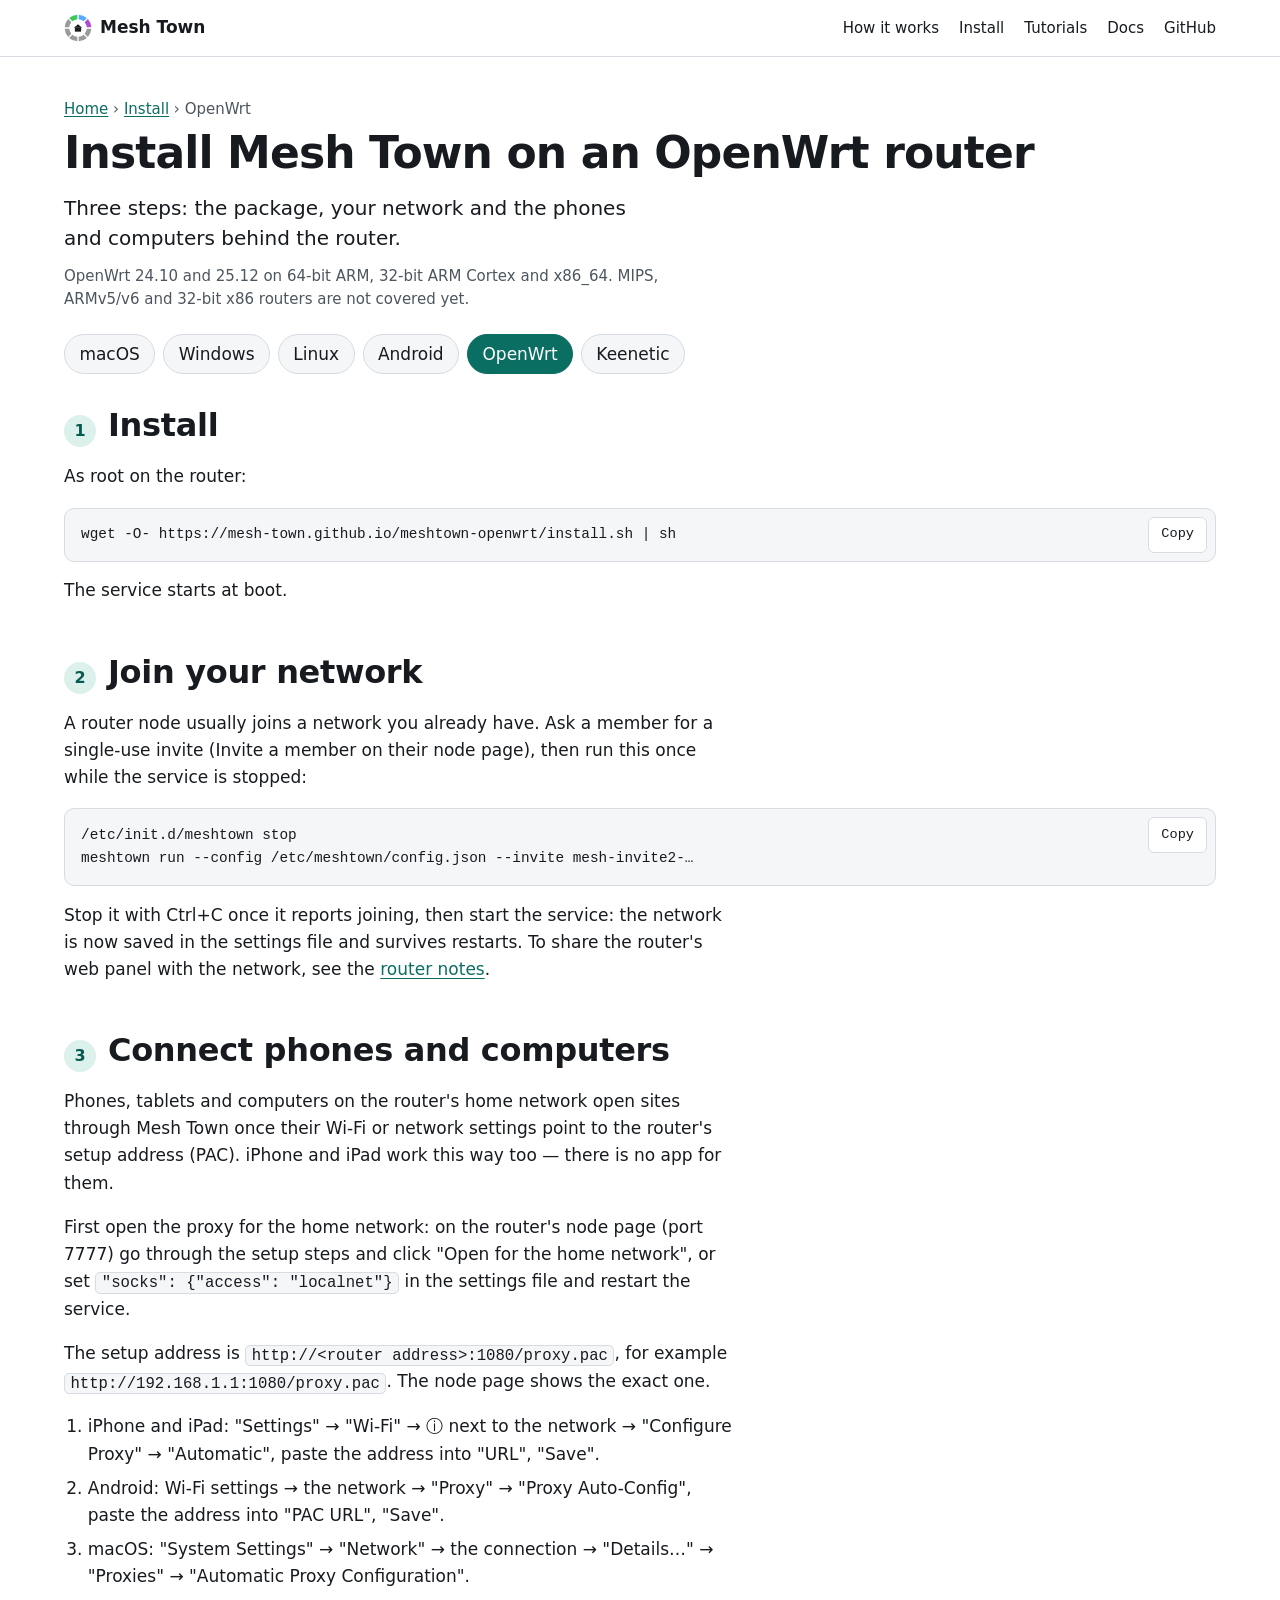
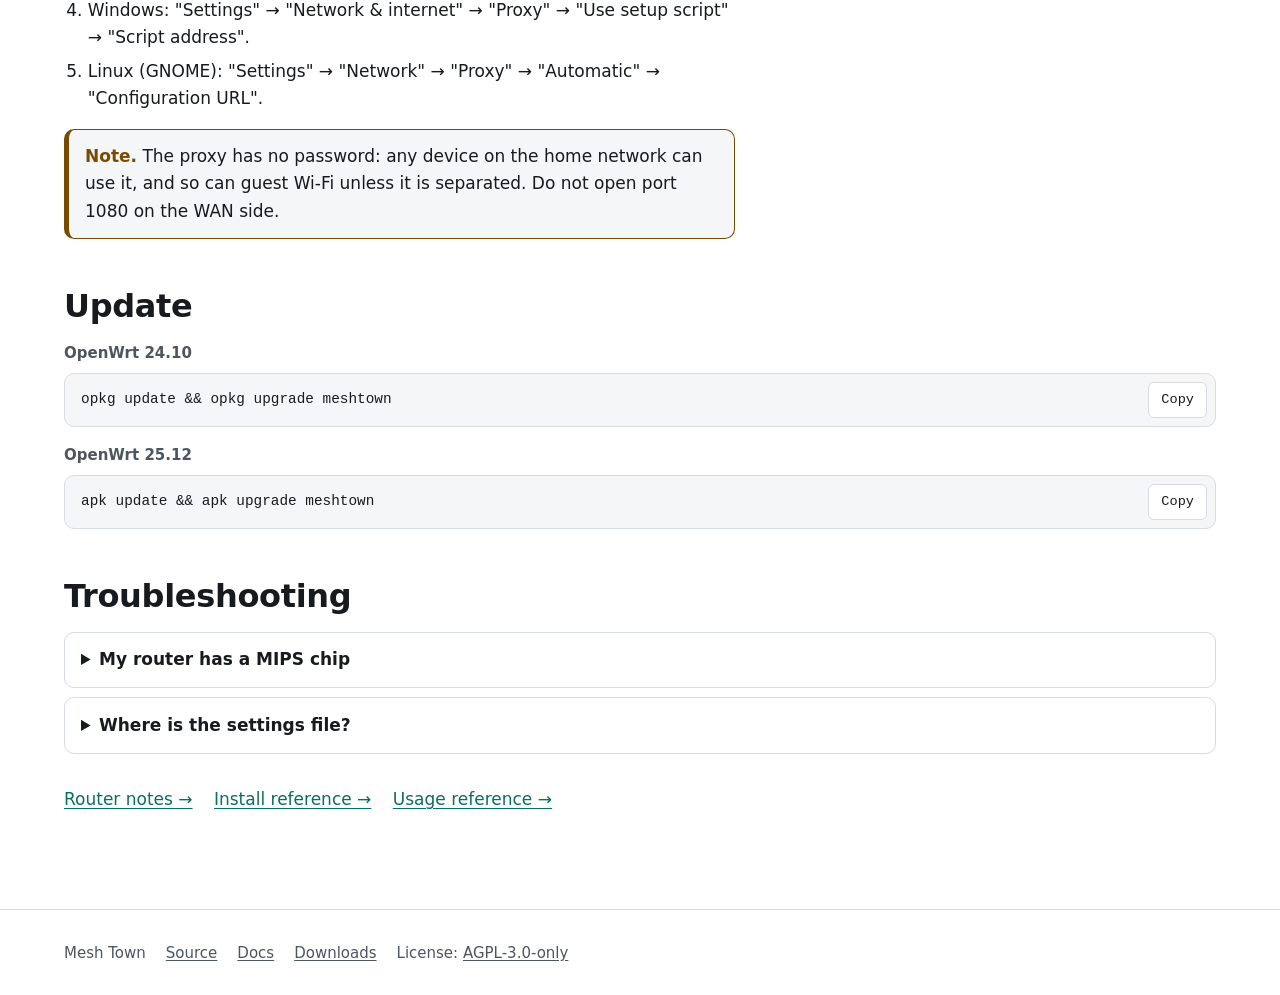
<file: install/openwrt/index.html>
<!DOCTYPE html>
<html lang="en">
<head>
<meta charset="utf-8">
<meta name="viewport" content="width=device-width, initial-scale=1">
<title>Install Mesh Town on an OpenWrt router — Mesh Town</title>
<meta name="description" content="Install Mesh Town on an OpenWrt router so its services join your private network.">
<link rel="canonical" href="https://mesh-town.github.io/install/openwrt/">
<meta property="og:type" content="website">
<meta property="og:site_name" content="Mesh Town">
<meta property="og:title" content="Install Mesh Town on an OpenWrt router — Mesh Town">
<meta property="og:description" content="Install Mesh Town on an OpenWrt router so its services join your private network.">
<meta property="og:url" content="https://mesh-town.github.io/install/openwrt/">
<link rel="icon" href="../../assets/favicon.svg" type="image/svg+xml">
<link rel="stylesheet" href="../../assets/css/theme.css">
<link rel="stylesheet" href="../../assets/css/base.css">
<link rel="stylesheet" href="../../assets/css/sections.css">
</head>
<body>
<a class="skip-link" href="#main">Skip to content</a>
<header class="site-header">
  <div class="wrap">
    <a class="brand" href="../../index.html"><img class="brand-logo" src="../../assets/favicon.svg" alt="" width="28" height="28"><span class="brand-name">Mesh Town</span></a>
    <nav class="site-nav" aria-label="Main">
      <ul>
        <li><a href="../../index.html#see-it">How it works</a></li>
        <li><a href="../../install/index.html">Install</a></li>
        <li><a href="../../tutorials/index.html">Tutorials</a></li>
        <li><a href="https://github.com/mesh-town/meshtown/tree/main/docs">Docs</a></li>
        <li><a href="https://github.com/mesh-town/meshtown">GitHub</a></li>
      </ul>
    </nav>
  </div>
</header>
<main id="main" class="wrap page" tabindex="-1">
<nav class="breadcrumb" aria-label="Breadcrumb">
<ol>
<li><a href="../../index.html">Home</a></li>
<li><a href="../index.html">Install</a></li>
<li>OpenWrt</li>
</ol>
</nav>

<div class="page-head">
<h1>Install Mesh Town on an OpenWrt router</h1>
<p class="lede">Three steps: the package, your network and the phones and computers behind the router.</p>
<p class="meta">OpenWrt 24.10 and 25.12 on 64-bit ARM, 32-bit ARM Cortex and x86_64. MIPS, ARMv5/v6 and 32-bit x86 routers are not covered yet.</p>
<nav class="os-strip" aria-label="Other systems">
<ul>
<li><a href="../macos/index.html">macOS</a></li>
<li><a href="../windows/index.html">Windows</a></li>
<li><a href="../linux/index.html">Linux</a></li>
<li><a href="../android/index.html">Android</a></li>
<li><a href="../openwrt/index.html" aria-current="page">OpenWrt</a></li>
<li><a href="../keenetic/index.html">Keenetic</a></li>
</ul>
</nav>
</div>
<ol class="steps">
<li class="step">
<h2>Install</h2>
<p>As root on the router:</p>
<pre class="cmd"><code>wget -O- https://mesh-town.github.io/meshtown-openwrt/install.sh | sh</code></pre>
<p>The service starts at boot.</p>
</li>
<li class="step">
<h2>Join your network</h2>
<p>A router node usually joins a network you already have. Ask a member for a single-use invite (Invite a member on their node page), then run this once while the service is stopped:</p>
<pre class="cmd"><code>/etc/init.d/meshtown stop
meshtown run --config /etc/meshtown/config.json --invite mesh-invite2-…</code></pre>
<p>Stop it with Ctrl+C once it reports joining, then start the service: the network is now saved in the settings file and survives restarts. To share the router's web panel with the network, see the <a href="https://github.com/mesh-town/meshtown/blob/main/platforms/linux/build/openwrt/README.md">router notes</a>.</p>
</li>
<li class="step">
<h2 id="devices">Connect phones and computers</h2>
<p>Phones, tablets and computers on the router's home network open sites through Mesh Town once their Wi‑Fi or network settings point to the router's setup address (PAC). iPhone and iPad work this way too — there is no app for them.</p>
<p>First open the proxy for the home network: on the router's node page (port 7777) go through the setup steps and click "Open for the home network", or set <code>"socks": {"access": "localnet"}</code> in the settings file and restart the service.</p>
<p>The setup address is <code>http://&lt;router address&gt;:1080/proxy.pac</code>, for example <code>http://192.168.1.1:1080/proxy.pac</code>. The node page shows the exact one.</p>
<ol>
<li>iPhone and iPad: "Settings" → "Wi‑Fi" → ⓘ next to the network → "Configure Proxy" → "Automatic", paste the address into "URL", "Save".</li>
<li>Android: Wi‑Fi settings → the network → "Proxy" → "Proxy Auto-Config", paste the address into "PAC URL", "Save".</li>
<li>macOS: "System Settings" → "Network" → the connection → "Details…" → "Proxies" → "Automatic Proxy Configuration".</li>
<li>Windows: "Settings" → "Network &amp; internet" → "Proxy" → "Use setup script" → "Script address".</li>
<li>Linux (GNOME): "Settings" → "Network" → "Proxy" → "Automatic" → "Configuration URL".</li>
</ol>
<p class="note-warn"><strong>Note.</strong> The proxy has no password: any device on the home network can use it, and so can guest Wi‑Fi unless it is separated. Do not open port 1080 on the WAN side.</p>
</li>
</ol>
<h2>Update</h2>
<p class="cmd-label">OpenWrt 24.10</p>
<pre class="cmd"><code>opkg update &amp;&amp; opkg upgrade meshtown</code></pre>
<p class="cmd-label">OpenWrt 25.12</p>
<pre class="cmd"><code>apk update &amp;&amp; apk upgrade meshtown</code></pre>
<h2>Troubleshooting</h2>
<details><summary>My router has a MIPS chip</summary><p>MIPS, ARMv5/v6 and 32-bit x86 routers are not covered yet.</p></details>
<details><summary>Where is the settings file?</summary><p><code>/etc/meshtown/config.json</code>. Keep it private.</p></details>
<p class="links-line page-refs"><a href="https://github.com/mesh-town/meshtown/blob/main/platforms/linux/build/openwrt/README.md">Router notes →</a> <a href="https://github.com/mesh-town/meshtown/blob/main/docs/INSTALL.md">Install reference →</a> <a href="https://github.com/mesh-town/meshtown/blob/main/docs/USAGE.md">Usage reference →</a></p>
</main>
<footer class="site-footer">
  <div class="wrap">
    <ul>
      <li>Mesh Town</li>
      <li><a href="https://github.com/mesh-town/meshtown">Source</a></li>
      <li><a href="https://github.com/mesh-town/meshtown/tree/main/docs">Docs</a></li>
      <li><a href="https://github.com/mesh-town/meshtown-dist">Downloads</a></li>
      <li>License: <a href="https://github.com/mesh-town/meshtown/blob/main/LICENSE">AGPL-3.0-only</a></li>
    </ul>
  </div>
</footer>
<script src="../../assets/js/variants.js" defer></script>
<script src="../../assets/js/copy.js" defer></script>
</body>
</html>
</file>
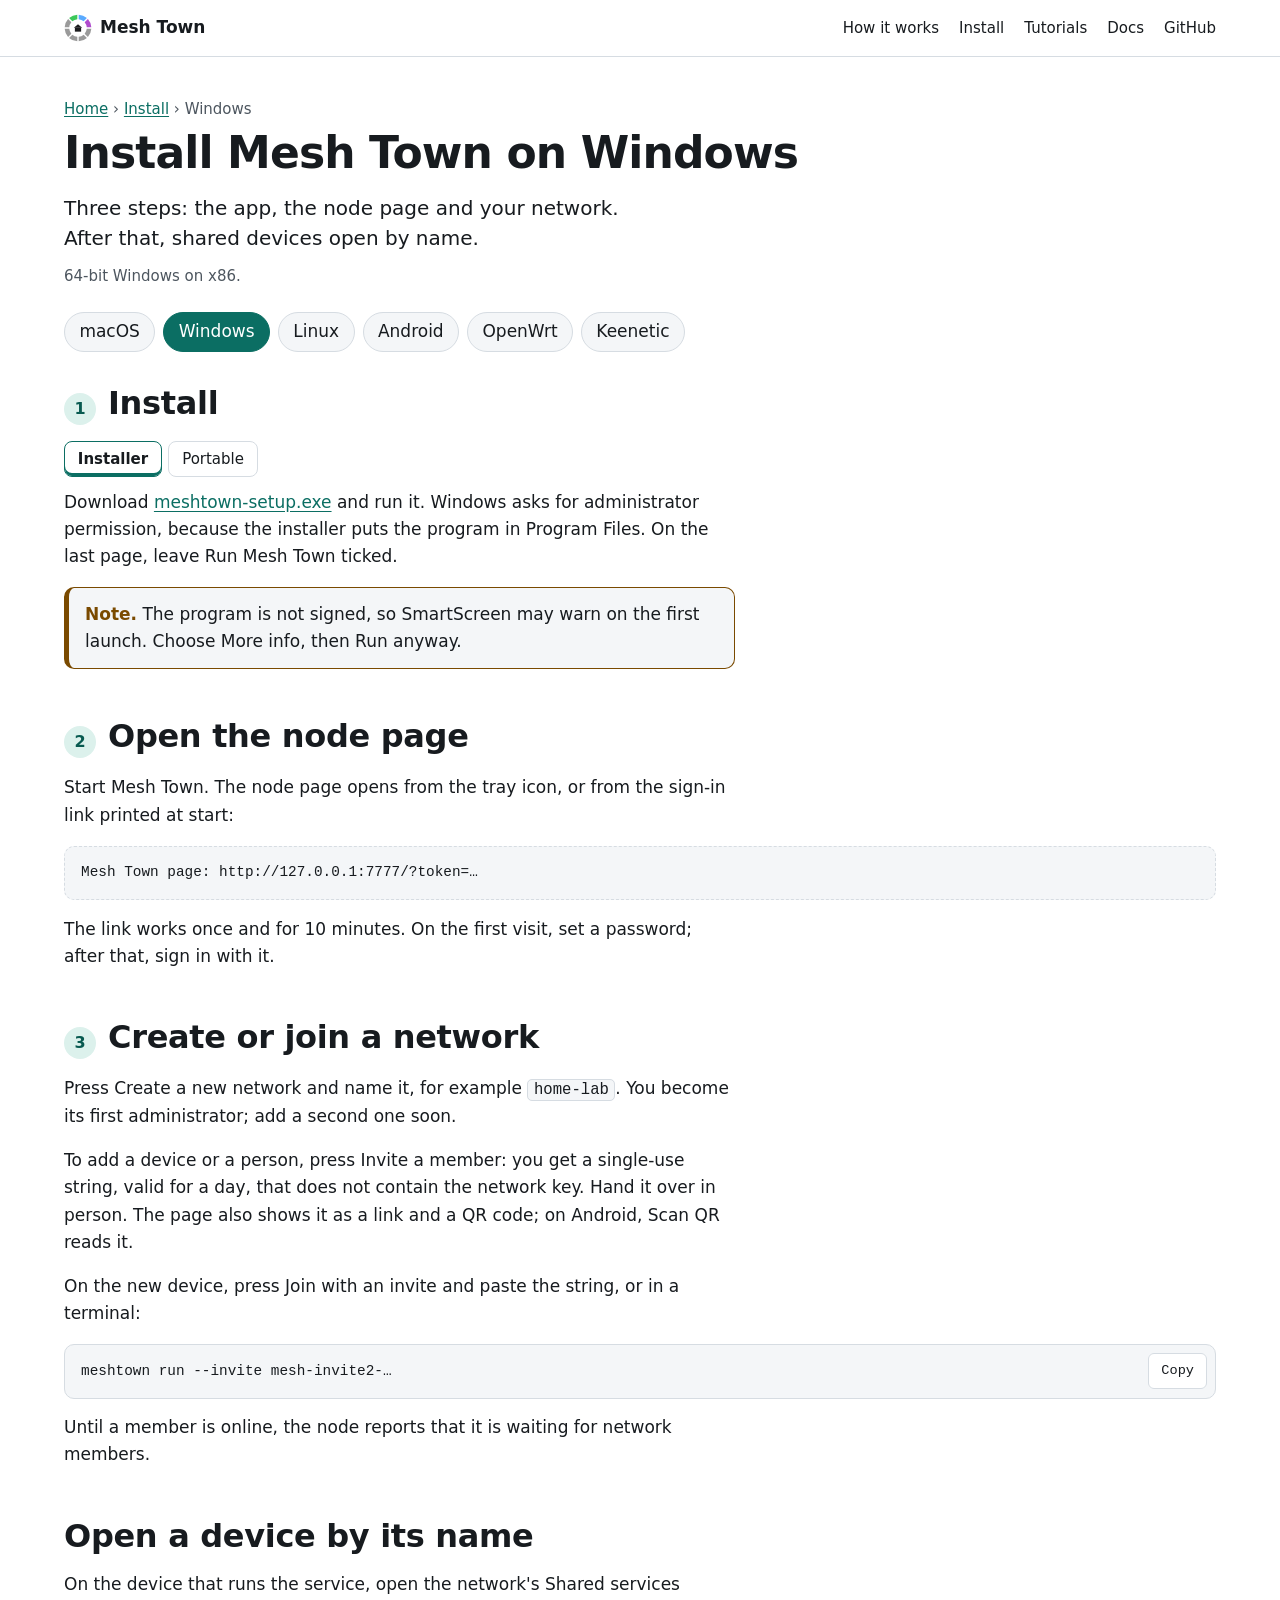
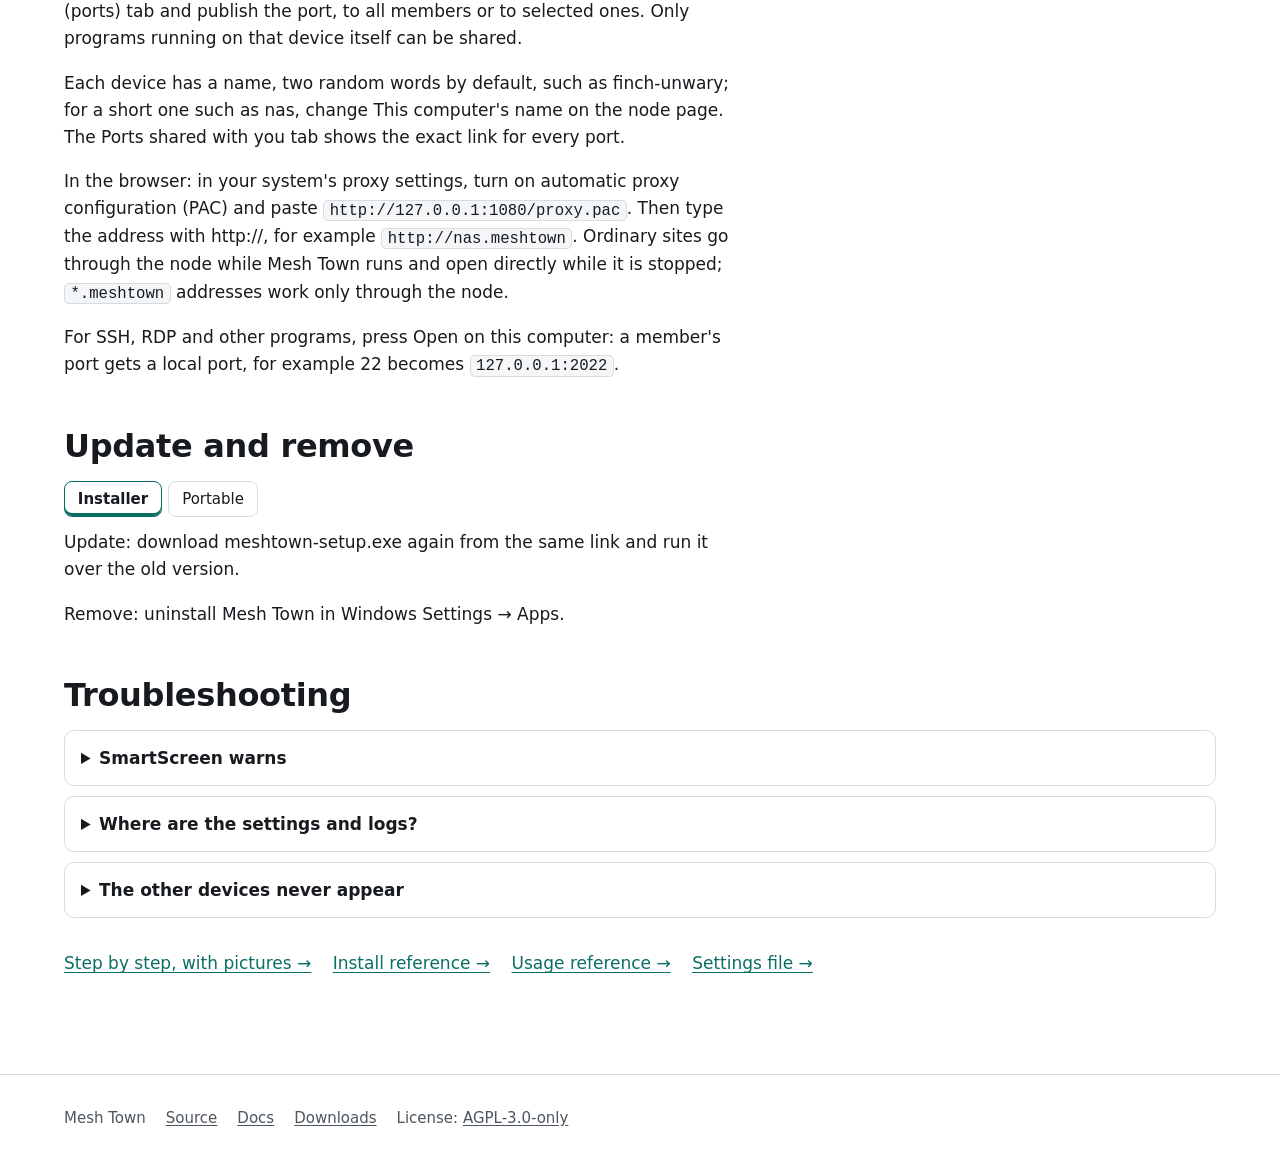
<file: install/windows/index.html>
<!DOCTYPE html>
<html lang="en">
<head>
<meta charset="utf-8">
<meta name="viewport" content="width=device-width, initial-scale=1">
<title>Install Mesh Town on Windows — Mesh Town</title>
<meta name="description" content="Download Mesh Town for Windows and connect your PC to your private network.">
<link rel="canonical" href="https://mesh-town.github.io/install/windows/">
<meta property="og:type" content="website">
<meta property="og:site_name" content="Mesh Town">
<meta property="og:title" content="Install Mesh Town on Windows — Mesh Town">
<meta property="og:description" content="Download Mesh Town for Windows and connect your PC to your private network.">
<meta property="og:url" content="https://mesh-town.github.io/install/windows/">
<link rel="icon" href="../../assets/favicon.svg" type="image/svg+xml">
<link rel="stylesheet" href="../../assets/css/theme.css">
<link rel="stylesheet" href="../../assets/css/base.css">
<link rel="stylesheet" href="../../assets/css/sections.css">
</head>
<body>
<a class="skip-link" href="#main">Skip to content</a>
<header class="site-header">
  <div class="wrap">
    <a class="brand" href="../../index.html"><img class="brand-logo" src="../../assets/favicon.svg" alt="" width="28" height="28"><span class="brand-name">Mesh Town</span></a>
    <nav class="site-nav" aria-label="Main">
      <ul>
        <li><a href="../../index.html#see-it">How it works</a></li>
        <li><a href="../../install/index.html">Install</a></li>
        <li><a href="../../tutorials/index.html">Tutorials</a></li>
        <li><a href="https://github.com/mesh-town/meshtown/tree/main/docs">Docs</a></li>
        <li><a href="https://github.com/mesh-town/meshtown">GitHub</a></li>
      </ul>
    </nav>
  </div>
</header>
<main id="main" class="wrap page" tabindex="-1">
<nav class="breadcrumb" aria-label="Breadcrumb">
<ol>
<li><a href="../../index.html">Home</a></li>
<li><a href="../index.html">Install</a></li>
<li>Windows</li>
</ol>
</nav>

<div class="page-head">
<h1>Install Mesh Town on Windows</h1>
<p class="lede">Three steps: the app, the node page and your network. After that, shared devices open by name.</p>
<p class="meta">64-bit Windows on x86.</p>
<nav class="os-strip" aria-label="Other systems">
<ul>
<li><a href="../macos/index.html">macOS</a></li>
<li><a href="../windows/index.html" aria-current="page">Windows</a></li>
<li><a href="../linux/index.html">Linux</a></li>
<li><a href="../android/index.html">Android</a></li>
<li><a href="../openwrt/index.html">OpenWrt</a></li>
<li><a href="../keenetic/index.html">Keenetic</a></li>
</ul>
</nav>
</div>
<ol class="steps">
<li class="step">
<h2>Install</h2>
<div class="var-group" data-var-group="windows">
<div class="var-tabs" data-var-tabs hidden>
<button type="button" class="var-tab" data-var-tab="installer">Installer</button>
<button type="button" class="var-tab" data-var-tab="portable">Portable</button>
</div>
<div class="var-panel" data-var-panel="installer">
<h3>Installer</h3>
<p>Download <a href="https://github.com/mesh-town/meshtown-dist/raw/main/windows/meshtown-setup.exe">meshtown-setup.exe</a> and run it. Windows asks for administrator permission, because the installer puts the program in Program Files. On the last page, leave Run Mesh Town ticked.</p>
<p class="note-warn"><strong>Note.</strong> The program is not signed, so SmartScreen may warn on the first launch. Choose More info, then Run anyway.</p>
</div>
<div class="var-panel" data-var-panel="portable">
<h3>Portable</h3>
<p>Download <a href="https://github.com/mesh-town/meshtown-dist/raw/main/windows/meshtown.exe">meshtown.exe</a>, the tray app. For a terminal or a server there is <a href="https://github.com/mesh-town/meshtown-dist/raw/main/windows/meshtown-cli.exe">meshtown-cli.exe</a>.</p>
<p class="note-warn"><strong>Note.</strong> The program is not signed, so SmartScreen may warn on the first launch. Choose More info, then Run anyway.</p>
</div>
</div>
</li>
<li class="step">
<h2>Open the node page</h2>
<p>Start Mesh Town. The node page opens from the tray icon, or from the sign-in link printed at start:</p>
<pre class="out"><code>Mesh Town page: http://127.0.0.1:7777/?token=…</code></pre>
<p>The link works once and for 10 minutes. On the first visit, set a password; after that, sign in with it.</p>
</li>
<li class="step">
<h2>Create or join a network</h2>
<p>Press Create a new network and name it, for example <code>home-lab</code>. You become its first administrator; add a second one soon.</p>
<p>To add a device or a person, press Invite a member: you get a single-use string, valid for a day, that does not contain the network key. Hand it over in person. The page also shows it as a link and a QR code; on Android, Scan QR reads it.</p>
<p>On the new device, press Join with an invite and paste the string, or in a terminal:</p>
<pre class="cmd"><code>meshtown run --invite mesh-invite2-…</code></pre>
<p>Until a member is online, the node reports that it is waiting for network members.</p>
</li>
</ol>
<h2>Open a device by its name</h2>
<p>On the device that runs the service, open the network's Shared services (ports) tab and publish the port, to all members or to selected ones. Only programs running on that device itself can be shared.</p>
<p>Each device has a name, two random words by default, such as finch-unwary; for a short one such as nas, change This computer's name on the node page. The Ports shared with you tab shows the exact link for every port.</p>
<p>In the browser: in your system's proxy settings, turn on automatic proxy configuration (PAC) and paste <code>http://127.0.0.1:1080/proxy.pac</code>. Then type the address with http://, for example <code>http://nas.meshtown</code>. Ordinary sites go through the node while Mesh Town runs and open directly while it is stopped; <code>*.meshtown</code> addresses work only through the node.</p>
<p>For SSH, RDP and other programs, press Open on this computer: a member's port gets a local port, for example 22 becomes <code>127.0.0.1:2022</code>.</p>
<h2>Update and remove</h2>
<div class="var-group" data-var-group="windows">
<div class="var-tabs" data-var-tabs hidden>
<button type="button" class="var-tab" data-var-tab="installer">Installer</button>
<button type="button" class="var-tab" data-var-tab="portable">Portable</button>
</div>
<div class="var-panel" data-var-panel="installer">
<h3>Installer</h3>
<p>Update: download meshtown-setup.exe again from the same link and run it over the old version.</p>
<p>Remove: uninstall Mesh Town in Windows Settings → Apps.</p>
</div>
<div class="var-panel" data-var-panel="portable">
<h3>Portable</h3>
<p>Update: download the file again from the same link; it always points to the latest build.</p>
<p>Remove: delete the file.</p>
</div>
</div>
<h2>Troubleshooting</h2>
<details><summary>SmartScreen warns</summary><p>See the note above.</p></details>
<details><summary>Where are the settings and logs?</summary><p><code>%APPDATA%\meshtown\</code> holds config.json and the logs meshtown.log and meshtown-tray.log. Keep config.json private.</p></details>
<details><summary>The other devices never appear</summary><p>One of the networks may prevent direct connections; try another network, such as home Wi-Fi, or add a member on an ordinary home or office network: it relays the connection.</p></details>
<p class="links-line page-refs"><a href="../../tutorials/index.html">Step by step, with pictures →</a> <a href="https://github.com/mesh-town/meshtown/blob/main/docs/INSTALL.md">Install reference →</a> <a href="https://github.com/mesh-town/meshtown/blob/main/docs/USAGE.md">Usage reference →</a> <a href="https://github.com/mesh-town/meshtown/blob/main/docs/CONFIG-FILE.md">Settings file →</a></p>
</main>
<footer class="site-footer">
  <div class="wrap">
    <ul>
      <li>Mesh Town</li>
      <li><a href="https://github.com/mesh-town/meshtown">Source</a></li>
      <li><a href="https://github.com/mesh-town/meshtown/tree/main/docs">Docs</a></li>
      <li><a href="https://github.com/mesh-town/meshtown-dist">Downloads</a></li>
      <li>License: <a href="https://github.com/mesh-town/meshtown/blob/main/LICENSE">AGPL-3.0-only</a></li>
    </ul>
  </div>
</footer>
<script src="../../assets/js/variants.js" defer></script>
<script src="../../assets/js/copy.js" defer></script>
</body>
</html>
</file>
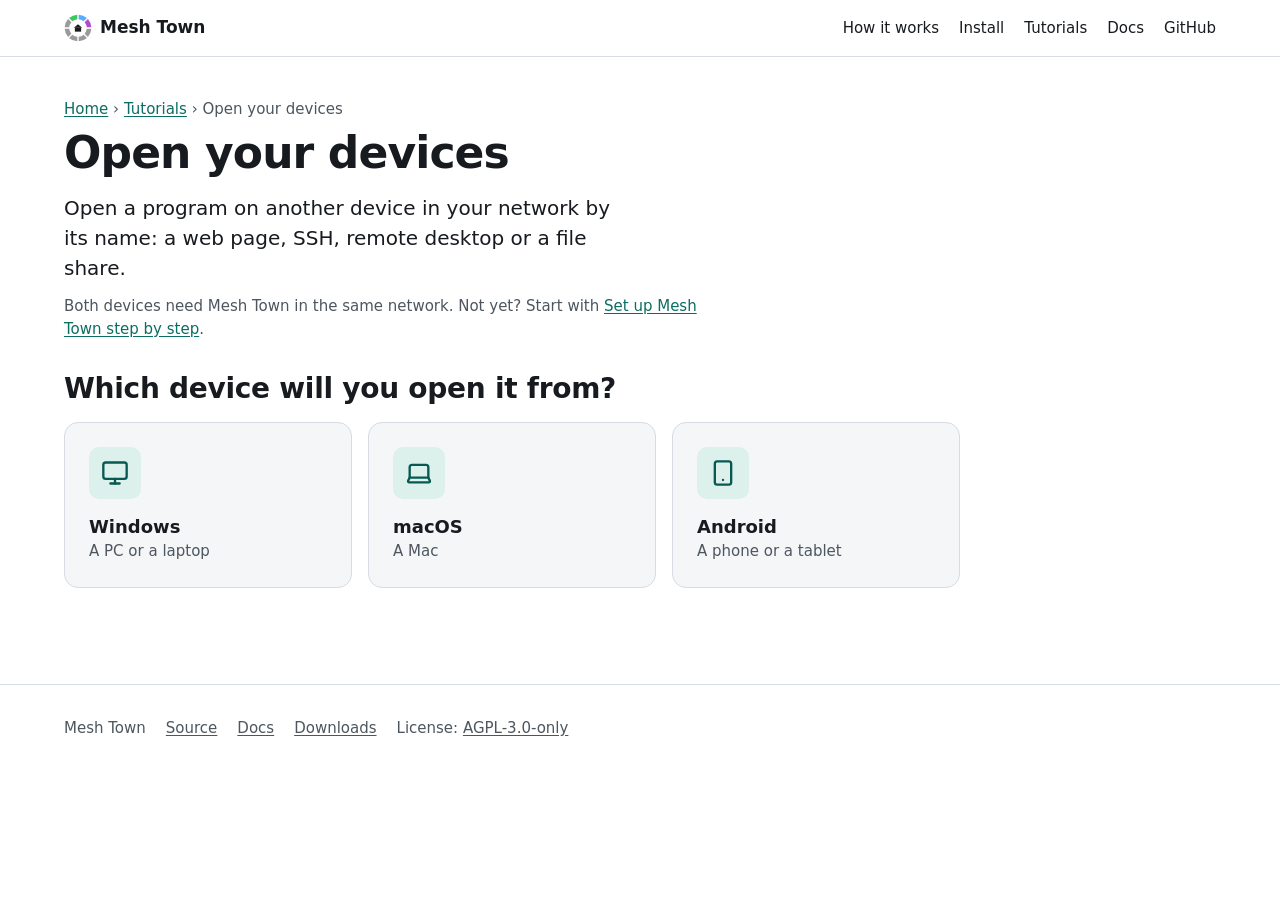
<file: tutorials/devices/index.html>
<!DOCTYPE html>
<html lang="en">
<head>
<meta charset="utf-8">
<meta name="viewport" content="width=device-width, initial-scale=1">
<script>document.documentElement.classList.add('js')</script>
<title>Open your devices — Mesh Town</title>
<meta name="description" content="Share a program on one of your devices and open it from another one by name: a web page, SSH, remote desktop or a file share. Step by step.">
<link rel="canonical" href="https://mesh-town.github.io/tutorials/devices/">
<meta property="og:type" content="website">
<meta property="og:site_name" content="Mesh Town">
<meta property="og:title" content="Open your devices — Mesh Town">
<meta property="og:description" content="Share a program on one of your devices and open it from another one by name: a web page, SSH, remote desktop or a file share. Step by step.">
<meta property="og:url" content="https://mesh-town.github.io/tutorials/devices/">
<link rel="icon" href="../../assets/favicon.svg" type="image/svg+xml">
<link rel="stylesheet" href="../../assets/css/theme.css">
<link rel="stylesheet" href="../../assets/css/base.css">
<link rel="stylesheet" href="../../assets/css/sections.css">
<link rel="stylesheet" href="../../assets/css/tutorials.css">
</head>
<body>
<a class="skip-link" href="#main">Skip to content</a>
<header class="site-header">
  <div class="wrap">
    <a class="brand" href="../../index.html"><img class="brand-logo" src="../../assets/favicon.svg" alt="" width="28" height="28"><span class="brand-name">Mesh Town</span></a>
    <nav class="site-nav" aria-label="Main">
      <ul>
        <li><a href="../../index.html#see-it">How it works</a></li>
        <li><a href="../../install/index.html">Install</a></li>
        <li><a href="../../tutorials/index.html">Tutorials</a></li>
        <li><a href="https://github.com/mesh-town/meshtown/tree/main/docs">Docs</a></li>
        <li><a href="https://github.com/mesh-town/meshtown">GitHub</a></li>
      </ul>
    </nav>
  </div>
</header>
<main id="main" class="wrap page" tabindex="-1">
<nav class="breadcrumb" aria-label="Breadcrumb">
<ol>
<li><a href="../../index.html">Home</a></li>
<li><a href="../index.html">Tutorials</a></li><li>Open your devices</li>
</ol>
</nav>
<div class="page-head">
<h1>Open your devices</h1>
<p class="lede">Open a program on another device in your network by its name: a web page, SSH, remote desktop or a file share.</p>
<p class="meta">Both devices need Mesh Town in the same network. Not yet? Start with <a href="../index.html">Set up Mesh Town step by step</a>.</p>
</div>
<div data-tut="devices">
<section class="tut-stage" data-tut-stage="os" aria-labelledby="tut-q-os" hidden>
<h2 id="tut-q-os" tabindex="-1">Which device will you open it from?</h2>
<ul class="tut-cards tut-cards-3">
<li><button type="button" class="tut-card" data-tut-os="windows" data-label="Windows"><svg class="icon tut-card-icon" aria-hidden="true" focusable="false"><use href="../../assets/icons/lucide.svg#monitor"></use></svg><span class="tut-card-words"><span class="tut-card-title">Windows</span><span class="tut-card-text">A PC or a laptop</span></span><span class="tut-card-badge" data-tut-here hidden>This device</span></button></li>
<li><button type="button" class="tut-card" data-tut-os="macos" data-label="macOS"><svg class="icon tut-card-icon" aria-hidden="true" focusable="false"><use href="../../assets/icons/lucide.svg#laptop"></use></svg><span class="tut-card-words"><span class="tut-card-title">macOS</span><span class="tut-card-text">A Mac</span></span><span class="tut-card-badge" data-tut-here hidden>This device</span></button></li>
<li><button type="button" class="tut-card" data-tut-os="android" data-label="Android"><svg class="icon tut-card-icon" aria-hidden="true" focusable="false"><use href="../../assets/icons/lucide.svg#smartphone"></use></svg><span class="tut-card-words"><span class="tut-card-title">Android</span><span class="tut-card-text">A phone or a tablet</span></span><span class="tut-card-badge" data-tut-here hidden>This device</span></button></li>
</ul>
</section>
<div class="tut-pick" data-tut-pick hidden>
<p class="tut-pick-what"><svg class="icon" aria-hidden="true" focusable="false"><use href="../../assets/icons/lucide.svg#monitor"></use></svg><span data-tut-pick-text></span></p>
<button type="button" class="tut-change" data-tut-change><svg class="icon" aria-hidden="true" focusable="false"><use href="../../assets/icons/lucide.svg#pencil"></use></svg>Change</button>
</div>
<div class="tut-strip" data-tut-strip hidden></div>
<ol class="tut-steps">
<li class="tut-step" id="share" data-tut-step data-nets="invite create" data-oses="windows macos android">
<h2 tabindex="-1"><span class="tut-num" aria-hidden="true"></span><span class="tut-title">Share a program</span></h2>
<p class="meta tut-tag">On the computer where the program runs</p>
<div class="tut-body">
<p>Do this on the computer where the program runs, for example a NAS or the office PC. Other devices can open a program only after you share it.</p>
<p>Open the Mesh Town page → <span class="ui" data-ui="Networks">Networks</span> → your network → <span class="ui" data-ui="Shared services (ports)">Shared services (ports)</span> → <span class="ui" data-ui="My published ports">My published ports</span>. Enter the port number of the program (for example 8080), choose <span class="ui" data-ui="All members">All members</span> or <span class="ui" data-ui="Selected members">Selected members</span> and click <span class="ui" data-ui="Publish port">Publish port</span>.</p>
<figure class="tut-fig" data-fig="ports-mine"><a class="tut-fig-zoom" href="../../assets/tutorials/ports-mine-light.webp" title="Show larger"><span class="tut-fig-pic"><picture><source media="(prefers-color-scheme: dark)" srcset="../../assets/tutorials/ports-mine-dark.webp"><img src="../../assets/tutorials/ports-mine-light.webp" alt="My published ports with the port form and the Publish port button" width="1752" height="674" loading="lazy"></picture><span class="tut-mark" aria-hidden="true" style="left:87.9%;top:41.1%;width:8.6%;height:4.1%"></span></span></a><figcaption><span class="tut-fig-kind">Screenshot:</span> My published ports with the port form and the Publish port button</figcaption></figure>
<p>The device's name is part of the address. To give it a short name such as <code>nas</code>, change <span class="ui" data-ui="This computer&#x27;s name">This computer's name</span> on its Mesh Town page.</p>
<p class="meta tut-note">You can share only programs that run on this device itself, not other devices in its home network.</p>
</div>
</li>
<li class="tut-step" id="web" data-tut-step data-nets="invite create" data-oses="windows macos android">
<h2 tabindex="-1"><span class="tut-num" aria-hidden="true"></span><span class="tut-title">Open a web page</span></h2>
<div class="tut-body">
<div class="tut-os" data-os-only="windows macos">
<h3 class="tut-os-title">Windows and macOS</h3>
<p>On your computer, open the Mesh Town page → <span class="ui" data-ui="Networks">Networks</span> → your network → <span class="ui" data-ui="Shared services (ports)">Shared services (ports)</span>. The list <span class="ui" data-ui="Ports shared with you">Ports shared with you</span> shows what other members share with you. For a device with a web page, click its address, for example <code>http://nas.meshtown</code>.</p>
<figure class="tut-fig" data-fig="ports-shared"><a class="tut-fig-zoom" href="../../assets/tutorials/ports-shared-light.webp" title="Show larger"><span class="tut-fig-pic"><picture><source media="(prefers-color-scheme: dark)" srcset="../../assets/tutorials/ports-shared-dark.webp"><img src="../../assets/tutorials/ports-shared-light.webp" alt="Ports shared with you with an address and Open on this computer" width="1752" height="686" loading="lazy"></picture><span class="tut-mark" aria-hidden="true" style="left:29.7%;top:29.6%;width:26.2%;height:4.1%"></span><span class="tut-mark" aria-hidden="true" style="left:79.8%;top:30.0%;width:15.0%;height:4.1%"></span></span></a><figcaption><span class="tut-fig-kind">Screenshot:</span> Ports shared with you with an address and Open on this computer</figcaption></figure>
<p>When you type an address yourself, start it with http://, not https://.</p>
<p class="meta tut-note">Names like <code>nas.meshtown</code> work only in a browser that is connected to Mesh Town: see <a href="../index.html#browser">Connect the browser</a>.</p>
</div>
<div class="tut-os" data-os-only="android">
<h3 class="tut-os-title">Android</h3>
<p>When Mesh Town is connected, type the address in any browser on the phone, for example <code>http://nas.meshtown</code>. You do not need to set up the browser: all of the phone's internet traffic goes through the app.</p>
<p>To see which ports are shared with you, open <a href="http://meshtown/">http://meshtown/</a> in the phone's browser.</p>
</div>
</div>
</li>
<li class="tut-step" id="apps" data-tut-step data-nets="invite create" data-oses="windows macos">
<h2 tabindex="-1"><span class="tut-num" aria-hidden="true"></span><span class="tut-title">Open it in another program</span></h2>
<p class="meta tut-tag">SSH, remote desktop, file sharing</p>
<div class="tut-body">
<p>In the same list, click <span class="ui" data-ui="Open on this computer">Open on this computer</span> next to the port. The program then works on your computer at <code>127.0.0.1</code>: for example, port 22 becomes <code>127.0.0.1:2022</code>. Connect your program to that address.</p>
<figure class="tut-fig" data-fig="devices-scheme"><a class="tut-fig-zoom" href="../../assets/tutorials/devices-scheme-light.webp" title="Show larger"><span class="tut-fig-pic"><picture><source media="(prefers-color-scheme: dark)" srcset="../../assets/tutorials/devices-scheme-dark.webp"><img src="../../assets/tutorials/devices-scheme-light.webp" alt="The address http://nas.meshtown in a browser and 127.0.0.1:2022 for SSH" width="1760" height="800" loading="lazy"></picture></span></a><figcaption><span class="tut-fig-kind">Diagram:</span> The address http://nas.meshtown in a browser and 127.0.0.1:2022 for SSH</figcaption></figure>
</div>
</li>
</ol>
<section class="tut-end" id="done" data-tut-end>
<h2 tabindex="-1"><svg class="icon" aria-hidden="true" focusable="false"><use href="../../assets/icons/lucide.svg#circle-check-big"></use></svg>Your devices are open</h2>
<ul>
<li>Open <a href="http://meshtown/">http://meshtown/</a> on any of your devices: it lists the ports shared with you.</li>
</ul>
<p class="links-line"><a href="../index.html?net=invite">Add another device →</a> <a href="../index.html?net=create#invite">Invite someone →</a> <a href="../../install/index.html">Update, remove, fix problems →</a></p>
</section>
<p class="tut-nav" data-tut-nav hidden>
<button type="button" class="btn" data-tut-back><svg class="icon" aria-hidden="true" focusable="false"><use href="../../assets/icons/lucide.svg#arrow-left"></use></svg>Back</button>
<button type="button" class="btn btn-primary" data-tut-next><span data-tut-next-label>Next step</span><svg class="icon" aria-hidden="true" focusable="false"><use href="../../assets/icons/lucide.svg#arrow-right"></use></svg></button>
</p>
</div>
</main>
<footer class="site-footer">
  <div class="wrap">
    <ul>
      <li>Mesh Town</li>
      <li><a href="https://github.com/mesh-town/meshtown">Source</a></li>
      <li><a href="https://github.com/mesh-town/meshtown/tree/main/docs">Docs</a></li>
      <li><a href="https://github.com/mesh-town/meshtown-dist">Downloads</a></li>
      <li>License: <a href="https://github.com/mesh-town/meshtown/blob/main/LICENSE">AGPL-3.0-only</a></li>
    </ul>
  </div>
</footer>
<script src="../../assets/js/tutorials.js" defer></script>
<script src="../../assets/js/tut-zoom.js" defer></script>
<script src="../../assets/js/variants.js" defer></script>
<script src="../../assets/js/copy.js" defer></script>
</body>
</html>
</file>
<file: assets/css/theme.css>
:root {
  --bg: #ffffff; --surface: #f4f6f8; --surface-2: #e8ecf0; --border: #d6dce2;
  --fg: #171b1f; --muted: #4d565f;
  --accent: #0b6e63; --accent-strong: #085a50; --accent-soft: #dcf1ec; --accent-fg: #ffffff;
  --line-muted: #7c868f; --warn: #7a4a00; --lost: #b03e1f; --danger: #a9281f; --focus: #0b6e63;
  --font-sans: system-ui, -apple-system, "Segoe UI", Roboto, sans-serif;
  --font-mono: ui-monospace, SFMono-Regular, Menlo, Consolas, monospace;
  --radius: 10px; --radius-lg: 14px;
  --s-1: .25rem; --s-2: .5rem; --s-3: .75rem; --s-4: 1rem; --s-5: 1.5rem;
  --s-6: 2rem; --s-7: 3rem; --s-8: 4rem; --s-9: 6rem;
  color-scheme: light dark;
}
@media (prefers-color-scheme: dark) {
  :root {
    --bg: #0e1216; --surface: #161c22; --surface-2: #1e262d; --border: #2b353e;
    --fg: #e7eaed; --muted: #a7b0b9;
    --accent: #58d0bc; --accent-strong: #86e2d3; --accent-soft: #113b35; --accent-fg: #0e1216;
    --line-muted: #6f7a84; --warn: #f0b45a; --lost: #d9572f; --danger: #ff8a80; --focus: #58d0bc;
  }
}
</file>
<file: assets/css/base.css>
*, *::before, *::after { box-sizing: border-box; }
html { -webkit-text-size-adjust: 100%; scroll-behavior: smooth; scroll-padding-top: 4.5rem; }
@media (prefers-reduced-motion: reduce) { html { scroll-behavior: auto; } }
body {
  margin: 0;
  background: var(--bg);
  color: var(--fg);
  font-family: var(--font-sans);
  font-size: 1.0625rem;
  line-height: 1.6;
}
img, svg { max-width: 100%; height: auto; }
h1, h2, h3 { margin: 0 0 .6em; }
h1 { font-size: clamp(2.125rem, 1.5rem + 2.6vw, 3.375rem); line-height: 1.1; font-weight: 700; letter-spacing: -.02em; }
h2 { font-size: clamp(1.5rem, 1.2rem + 1.1vw, 2rem); line-height: 1.2; font-weight: 700; letter-spacing: -.01em; margin-top: 0; }
h3 { font-size: 1.125rem; line-height: 1.35; font-weight: 600; margin-top: 1.6em; }
p { margin: 0 0 1em; max-width: 62ch; }
ul, ol { padding-left: 1.4em; margin: 0 0 1em; }
li { margin-bottom: .4em; }
a { color: var(--accent); text-underline-offset: .15em; }
a:hover { text-decoration-thickness: 2px; }
:focus-visible { outline: 3px solid var(--focus); outline-offset: 2px; border-radius: 3px; }
code, pre, kbd { font-family: var(--font-mono); font-size: .92em; }
:not(pre) > code {
  background: var(--surface);
  border: 1px solid var(--border);
  border-radius: 5px;
  padding: .05em .35em;
  overflow-wrap: anywhere;
}
pre {
  position: relative;
  margin: 0 0 1em;
  padding: .9rem 1rem;
  background: var(--surface);
  border: 1px solid var(--border);
  border-radius: var(--radius);
  overflow-x: auto;
  line-height: 1.5;
}
pre.cmd { padding-right: 5.5rem; }
@media (max-width: 40rem) { pre.cmd { padding-right: 1rem; padding-top: 3.1rem; } }
main:focus { outline: none; }
pre code { background: none; border: 0; padding: 0; }
.copy-btn {
  position: absolute;
  top: .5rem;
  right: .5rem;
  min-height: 2.25rem;
  padding: 0 .75rem;
  font: inherit;
  font-size: .85rem;
  color: var(--fg);
  background: var(--bg);
  border: 1px solid var(--border);
  border-radius: 6px;
  cursor: pointer;
}
.copy-btn:hover { border-color: var(--accent); }
/* An icon from assets/icons/lucide.svg: as tall as the text around it, in the colour of that text. */
.icon { flex: none; display: inline-block; width: 1.25em; height: 1.25em; vertical-align: -.25em; }
.visually-hidden {
  position: absolute !important;
  width: 1px; height: 1px;
  margin: -1px; padding: 0; border: 0;
  overflow: hidden;
  clip: rect(0 0 0 0);
  white-space: nowrap;
}
.skip-link {
  position: absolute;
  left: .5rem;
  top: -4rem;
  z-index: 100;
  padding: .6rem 1rem;
  background: var(--accent);
  color: var(--accent-fg);
  border-radius: 6px;
}
.skip-link:focus { top: .5rem; }
.wrap { width: min(100% - 2rem, 72rem); margin-inline: auto; }
.site-header {
  position: static;
  z-index: 50;
  background: var(--bg);
  border-bottom: 1px solid var(--border);
}
.site-header .wrap { display: flex; align-items: center; justify-content: space-between; gap: .25rem 1.5rem; min-height: 3.5rem; }
.brand { display: inline-flex; align-items: center; gap: .5rem; font-weight: 700; font-size: 1.0625rem; white-space: nowrap; color: var(--fg); text-decoration: none; }
.brand-logo { display: block; width: 1.75rem; height: 1.75rem; }
.site-nav { overflow-x: auto; }
.site-nav ul { display: flex; flex-wrap: nowrap; gap: .25rem 1.25rem; list-style: none; margin: 0; padding: 0; }
.site-nav li { margin: 0; }
.site-nav a { display: inline-block; padding: .4rem 0; color: var(--fg); font-size: .9375rem; white-space: nowrap; text-decoration: none; }
.site-nav a:hover { color: var(--accent); text-decoration: none; }
.btn {
  display: inline-flex;
  align-items: center;
  justify-content: center;
  min-height: 2.75rem;
  padding: 0 1.25rem;
  font: inherit;
  font-size: 1rem;
  font-weight: 600;
  text-decoration: none;
  border-radius: 8px;
  border: 1px solid var(--line-muted);
  color: var(--fg);
  background: transparent;
  cursor: pointer;
}
.btn:hover { text-decoration: none; background: var(--surface); }
.btn-primary { background: var(--accent); border-color: var(--accent); color: var(--accent-fg); }
.btn-primary:hover { background: var(--accent-strong); }
.site-footer { margin-top: var(--s-9); padding-block: var(--s-6); border-top: 1px solid var(--border); color: var(--muted); font-size: .9375rem; line-height: 1.5; }
.site-footer ul { list-style: none; display: flex; flex-wrap: wrap; gap: .4rem 1.25rem; margin: 0; padding: 0; }
.site-footer li { margin: 0; }
.site-footer a { color: var(--muted); }
.site-footer a:hover { color: var(--accent); }
@media (max-width: 30rem) {
  body { font-size: 1rem; }
  .site-header .wrap { gap: .25rem 1rem; }
  .site-nav ul { gap: .25rem .75rem; }
  .site-nav a { font-size: .875rem; }
  .brand-name { position: absolute; width: 1px; height: 1px; overflow: hidden; clip-path: inset(50%); white-space: nowrap; }
}
@media (max-width: 48rem) { .site-header { position: static; } }
@media (min-width: 48rem) { .site-header { position: sticky; top: 0; } }
</file>
<file: assets/css/sections.css>
.section { padding-block: var(--s-8) 0; }
.section > h2 { margin: 0 0 var(--s-3); }
main > .section:last-child { padding-bottom: var(--s-9); }
.section-lead { color: var(--muted); font-size: 1.0625rem; line-height: 1.6; max-width: 40rem; margin: 0 0 var(--s-6); }
.hero { padding-block: var(--s-8) var(--s-7); }
.hero .lead { font-size: 1.25rem; line-height: 1.5; max-width: 36rem; color: var(--fg); }
.hero-facts { display: flex; flex-wrap: wrap; gap: .25rem 1rem; list-style: none; padding: 0; margin: var(--s-2) 0 var(--s-5); color: var(--fg); font-size: 1.125rem; font-weight: 600; }
.hero-facts li { margin: 0; }
.hero-facts li + li::before { content: "·"; margin-right: 1rem; color: var(--line-muted); }
.hero-actions { display: flex; flex-wrap: wrap; gap: .75rem; margin-block: 0 var(--s-5); }
.meta, .note-small, .os-note { color: var(--muted); font-size: .9375rem; line-height: 1.5; }
.meta { max-width: 42rem; }
.hero .meta { max-width: 36rem; }
.hero-card { background: var(--surface); border: 1px solid var(--border); border-radius: var(--radius-lg); padding: var(--s-5); margin-top: var(--s-6); }
.hero-card-title { font-size: .875rem; font-weight: 600; color: var(--muted); text-transform: uppercase; letter-spacing: .04em; margin: 0 0 var(--s-4); }
.hero-card-rows { display: grid; grid-template-columns: auto 1fr; gap: .75rem 1rem; margin: 0; }
.hero-card-rows dt code { font-size: .9375rem; background: var(--bg); border: 1px solid var(--border); padding: .2em .5em; border-radius: 6px; }
.hero-card-rows dd { margin: 0; color: var(--muted); align-self: center; }
@media (max-width: 40rem) {
  .hero-facts li + li::before { display: none; }
  .hero-facts { gap: .25rem 1.25rem; }
  .hero-card-rows { grid-template-columns: 1fr; gap: .25rem; }
  .hero-card-rows dd { margin-bottom: 1rem; }
}
@media (min-width: 60rem) {
  .hero { display: grid; grid-template-columns: minmax(0, 7fr) minmax(0, 5fr); gap: var(--s-7); align-items: center; }
  .hero-card { margin-top: 0; }
}
.h-not, .h-can { background: var(--accent); color: var(--accent-fg); font-style: normal; padding: 0 .28em .04em; border-radius: 5px; }
.differs-grid { display: grid; gap: var(--s-7); }
.differs-grid h2 { margin: 0 0 var(--s-5); }
@media (min-width: 48rem) { .differs-grid { grid-template-columns: minmax(0, 1fr) minmax(0, 1fr); align-items: start; } }
dl.nots, dl.cans { margin: 0; }
dl.nots dt, dl.cans dt { position: relative; padding-left: 2rem; font-weight: 600; margin-top: var(--s-4); }
dl.nots dt { text-decoration: line-through; text-decoration-color: var(--line-muted); text-decoration-thickness: .1em; }
dl.nots dt:first-child, dl.cans dt:first-child { margin-top: 0; }
dl.nots dt::before, dl.cans dt::before { content: ""; position: absolute; left: 0; top: .15em; width: 1.25rem; height: 1.25rem; border-radius: 5px; background: var(--accent); }
dl.nots dt::after, dl.cans dt::after { content: ""; position: absolute; left: .45rem; top: .3em; width: .3rem; height: .62rem; border: solid var(--accent-fg); border-width: 0 2px 2px 0; transform: rotate(45deg); }
dl.nots dd, dl.cans dd { margin: 0; padding-left: 2rem; color: var(--muted); }
.not-for { margin-top: var(--s-6); padding: var(--s-5); background: var(--surface); border: 1px solid var(--border); border-radius: var(--radius-lg); }
.not-for h3 { margin: 0 0 var(--s-2); font-size: 1rem; font-weight: 600; }
.not-for ul { margin: 0; padding-left: 1.1rem; color: var(--muted); }
.not-for li { margin: .2rem 0; }
.two-col { display: grid; gap: var(--s-5); }
@media (min-width: 48rem) { .two-col { grid-template-columns: 1fr 1fr; gap: var(--s-7); } }
.two-col h3 { margin: 0 0 var(--s-2); }
.two-col p { margin: 0; color: var(--muted); }
.cards { list-style: none; padding: 0; margin: 0 0 var(--s-6); display: grid; gap: var(--s-4); grid-template-columns: minmax(0, 1fr); }
@media (min-width: 30rem) { .cards { grid-template-columns: repeat(2, minmax(0, 1fr)); } }
@media (min-width: 48rem) { .cards { grid-template-columns: repeat(3, minmax(0, 1fr)); gap: var(--s-5); } }
.cards > li { margin: 0; }
.cards a { display: block; height: 100%; padding: var(--s-5); background: var(--surface); border: 1px solid var(--border); border-radius: var(--radius-lg); color: var(--fg); text-decoration: none; }
.cards a:hover { border-color: var(--accent); }
.cards a strong { display: block; margin-bottom: var(--s-1); font-size: 1.125rem; font-weight: 600; }
.cards a span { color: var(--muted); font-size: .9375rem; line-height: 1.5; }
.os-strip { margin-block: 1.25rem; }
.os-strip ul { list-style: none; display: flex; flex-wrap: wrap; gap: .5rem; padding: 0; margin: 0; }
.os-strip li { margin: 0; }
.os-strip a, .os-tab { display: inline-flex; align-items: center; min-height: 2.5rem; padding: .3rem .9rem; font: inherit; color: var(--fg); background: var(--surface); border: 1px solid var(--border); border-radius: 999px; text-decoration: none; cursor: pointer; }
.os-tab { background: var(--bg); border-radius: 8px; }
.os-strip a[aria-current="page"], .os-tab[aria-selected="true"] { background: var(--accent); color: var(--accent-fg); border-color: var(--accent); }
.os-tabs { display: flex; flex-wrap: wrap; gap: .5rem; margin-block: 1rem; }
.os-note { min-height: 1.5em; margin: 0 0 var(--s-3); }
.os-panel { padding: var(--s-5); background: var(--surface); border: 1px solid var(--border); border-radius: var(--radius-lg); margin-bottom: 1rem; }
.os-panel h3 { margin-top: 0; }
.js .os-panel > h3 { position: absolute; width: 1px; height: 1px; margin: -1px; overflow: hidden; clip: rect(0 0 0 0); white-space: nowrap; }
.os-panel ol { margin-bottom: .5rem; }
.os-tabs[hidden] { display: none; }
.js .os-panel[hidden] { display: none; }
details { border: 1px solid var(--border); border-radius: var(--radius); background: var(--bg); margin-bottom: .6rem; }
details[open] { background: var(--surface); }
summary { cursor: pointer; padding: .85rem 1rem; font-weight: 600; min-height: 2.75rem; }
details > :not(summary) { margin-inline: 1rem; }
details > p:last-child { margin-bottom: 1rem; }
.limits { list-style: none; padding: 0; }
.limits li { padding: .8rem 1rem; margin-bottom: .6rem; border-left: 4px solid var(--border); background: var(--surface); border-radius: 0 var(--radius) var(--radius) 0; }
.limits strong { color: var(--fg); }
.note-warn { padding: .8rem 1rem; margin-bottom: 1em; border: 1px solid var(--warn); border-left-width: 5px; border-radius: var(--radius); color: var(--fg); background: var(--surface); }
.note-warn strong { color: var(--warn); }
.breadcrumb ol { list-style: none; display: flex; flex-wrap: wrap; gap: .3rem; padding: 0; margin: 1.5rem 0 .5rem; font-size: .9375rem; color: var(--muted); }
.breadcrumb li { margin: 0; }
.breadcrumb li + li::before { content: "\203A"; margin-right: .3rem; }
.page { padding-block: var(--s-4) 0; }
.page > h2 { margin: var(--s-7) 0 var(--s-4); }
.page .lede { font-size: 1.25rem; line-height: 1.5; color: var(--fg); max-width: 36rem; margin: 0 0 var(--s-3); }
.links-line { color: var(--muted); max-width: none; }
.links-line a { margin-right: .5rem; }
abbr[title] { text-decoration: underline dotted; cursor: help; }
details > .limits, details > pre { margin-block: .2rem 1rem; }
details > .limits li { background: var(--bg); }
.os-panel details { margin: .5rem 0; background: var(--bg); }
.var-tabs { display: flex; flex-wrap: wrap; gap: .4rem; margin-block: .5rem .75rem; }
.var-tabs[hidden] { display: none; }
.var-tab { min-height: 2.25rem; padding: .2rem .8rem; font: inherit; font-size: .9375rem; color: var(--fg); background: var(--bg); border: 1px solid var(--border); border-radius: .5rem; cursor: pointer; }
.var-tab[aria-selected="true"] { border-color: var(--accent); box-shadow: inset 0 -3px 0 var(--accent); font-weight: 600; }
.var-panel > :first-child { margin-top: 0; }
.var-panel h3, .var-panel h4 { font-size: 1.05rem; }
@media (min-width: 48rem) { .section { padding-block: var(--s-9) 0; } }
.page h1 { font-size: clamp(1.875rem, 1.4rem + 1.8vw, 2.75rem); margin: 0 0 var(--s-4); }
.page-head { margin-bottom: var(--s-6); }
.page-head .meta { margin: 0 0 var(--s-5); }
.page-head .os-strip { margin-block: 0; }
.steps { list-style: none; margin: 0; padding: 0; counter-reset: step; }
.step { margin: 0; counter-increment: step; min-width: 0; }
.step + .step { margin-top: var(--s-7); }
.step > h2 { display: flex; align-items: baseline; gap: var(--s-3); margin: 0 0 var(--s-4); }
.step > h2::before { content: counter(step); flex: none; display: grid; place-items: center; width: 2rem; height: 2rem; border-radius: 50%; background: var(--accent-soft); color: var(--accent-strong); font-size: 1rem; font-weight: 600; line-height: 1; }
.step ol, .step ul { max-width: 62ch; }
pre.out { border-style: dashed; }
.cmd-label { margin: 0 0 var(--s-2); font-size: .9375rem; font-weight: 600; color: var(--muted); }
.page-refs { margin-top: var(--s-6); }
.page-refs a { margin-right: var(--s-4); }
body.page-fill { min-height: 100vh; display: flex; flex-direction: column; }
body.page-fill main { flex: 1 0 auto; padding-top: var(--s-7); }
.home-tiles { list-style: none; padding: 0; margin: 0 0 var(--s-5); display: grid; gap: var(--s-3); grid-template-columns: repeat(2, minmax(0, 1fr)); }
@media (min-width: 48rem) { .home-tiles { grid-template-columns: repeat(3, minmax(0, 1fr)); } }
.home-tiles li { margin: 0; }
.home-tiles a { display: block; padding: var(--s-4); font-weight: 600; background: var(--surface); border: 1px solid var(--border); border-radius: var(--radius); color: var(--fg); text-decoration: none; }
.home-tiles a:hover { border-color: var(--accent); }
</file>
<file: assets/viz/viz.css>
/* Scene section layout: sticky stage next to (wide) or above (narrow) the scrolling steps. */
.scene-grid{display:grid;grid-template-columns:minmax(0,1fr)}
.scene-stage{position:sticky;top:0;z-index:1;background:var(--bg);padding-block:.5rem}
.scene-stage svg,.scene-stage picture img{display:block;max-height:57vh;width:auto;max-width:100%;margin-inline:auto}
.scene-steps{list-style:none;margin:0;padding:0;counter-reset:step}
.scene-step{min-height:max(10rem,calc(100vh - var(--stage-h,60vh) - 11rem));display:flex;flex-direction:column;justify-content:flex-start;padding-block:.75rem 0;opacity:.4;transition:opacity .3s}
.scene-step.is-active,html:not(.js) .scene-step{opacity:1}
.scene-step h3{display:flex;align-items:center;gap:.6rem;margin:0 0 .4rem;counter-increment:step}
.scene-step h3::before{content:counter(step);width:1.75rem;height:1.75rem;border-radius:50%;background:var(--accent-soft);color:var(--accent-strong);font-size:.875rem;display:grid;place-items:center;flex:none}
.scene-step p{margin:0;color:var(--muted)}
.scene-step.is-active p{color:var(--fg)}
[data-scene-ready] .scene-static{display:none}
@media (min-width:48rem) and (max-width:71.99rem){
  .scene-stage{top:3.6rem}
  .scene-stage svg,.scene-stage picture img{width:100%;height:auto;max-height:none;max-width:none}
}
@media (min-width:72rem){
  .scene-grid{grid-template-columns:20rem minmax(0,1fr);column-gap:3rem;align-items:start}
  .scene-stage{order:2;top:5rem;z-index:auto;padding-block:0}
  .scene-steps{order:1}
  .scene-stage svg,.scene-stage picture img{width:100%;height:auto;max-height:none;max-width:none}
  .scene-step,.scene-step:last-child{min-height:55vh;justify-content:center;padding-block:var(--s-5)}
  .scene-step:last-child{min-height:40vh}
}
@media (prefers-reduced-motion:reduce){
  .scene *,.v-svg *{transition:none !important}
  .v-pkt,.v-rec{display:none}
}
html:not(.js) .scene-step,html:not(.js) .scene-step:last-child{min-height:0;padding-block:var(--s-4)}
</file>
<file: assets/viz/viz-scene.css>
/* Scene elements and their per-step states. Classes on the svg: net, dht, links, name, exit, move. */
.v-svg{--p:0;font-family:var(--font-sans);stroke-linecap:round;stroke-linejoin:round}
.v-svg *{transition:opacity .35s ease,stroke .35s ease}
.v-svg text{text-anchor:middle;fill:var(--fg)}
.v-svg .m{font-family:var(--font-mono)}
.v-svg .b{font-weight:600}
.v-svg .mu{fill:var(--muted)}
.v-svg .as{fill:var(--accent-strong)}
.v-place{fill:var(--surface-2);stroke:var(--border)}
.v-svg .v-place-name{text-anchor:start;font-weight:600}
.v-svg .v-nat{fill:var(--muted)}
.v-svg .v-place-name,.v-svg .v-nat{paint-order:stroke;stroke:var(--surface-2);stroke-width:4px}
.v-router rect{fill:var(--line-muted)}
.v-router line{stroke:var(--line-muted);stroke-width:1.5}
.v-node rect{fill:var(--bg);stroke:var(--line-muted);stroke-width:1.5}
.v-net,.v-cloud,.v-dht,.v-rec,.v-link,.v-lock,.v-panel,.v-addr,.v-proxy,.v-service,.v-exit,.v-badge-exit,.v-badge-exit2,.v-badge-pub,.v-pkt,.v-place-name-alt{opacity:0}
.v-net rect,.v-panel rect,.v-badge-exit rect,.v-badge-exit2 rect,.v-badge-pub rect{fill:var(--accent-soft)}
.v-cloud ellipse,.v-service rect{fill:var(--surface);stroke:var(--line-muted);stroke-width:1.5}
.v-dht{fill:none;stroke:var(--line-muted);stroke-width:1.5;stroke-dasharray:4 5}
.v-panel line,.v-addr line,.v-proxy line{stroke:var(--accent);stroke-width:1.5;stroke-dasharray:3 4}
.v-addr rect,.v-proxy rect{fill:var(--bg);stroke:var(--accent);stroke-width:1.5}
.v-rec,.v-pkt{fill:var(--accent)}
.v-link,.v-exit{fill:none;stroke:var(--accent);stroke-width:2.5}
.v-lock circle{fill:var(--bg);stroke:var(--accent);stroke-width:1.5}
.v-lock rect{fill:var(--accent)}
.v-lock path{fill:none;stroke:var(--accent);stroke-width:1.5}
.net .v-net{opacity:1}
.net .v-node rect{stroke:var(--accent);stroke-width:2}
.dht .v-cloud,.dht .v-dht,.dht .v-rec{opacity:1}
.dht .v-rec{offset-distance:calc(var(--p)*100%)}
.layout-v .v-dht{display:none}
.links .v-cloud{opacity:1}.links .v-cloud ellipse{opacity:.45}
.links .v-link{opacity:1;stroke-dasharray:1000;stroke-dashoffset:calc(1000 - var(--p)*1000)}
.links .v-lock{opacity:clamp(0,calc((var(--p) - .85)*7),1)}
.name .v-link,.exit .v-link,.move .v-link{stroke-dashoffset:0}
.name .v-lock,.exit .v-lock,.move .v-lock{opacity:1}
.name .v-panel,.name .v-addr{opacity:1}
.name .k-req{offset-distance:clamp(0%,calc(var(--p)*200%),100%);opacity:calc(1 - clamp(0,calc((var(--p) - .5)*4),1))}
.name .k-res{offset-distance:clamp(0%,calc((var(--p) - .5)*200%),100%);opacity:clamp(0,calc((var(--p) - .5)*4),1)}
.exit .v-proxy,.exit .v-service,.exit .v-badge-exit{opacity:1}
.exit .v-badge-exit2{opacity:1}
.exit .v-badge-exit2 rect{opacity:.6}
.v-exit{stroke-dasharray:600}
.exit .v-exit{opacity:1;stroke-dashoffset:calc(600 - clamp(0,calc(var(--p)*2.5),1)*600)}
.exit .k-exit{offset-distance:clamp(0%,calc((var(--p) - .4)*166%),100%);opacity:clamp(0,calc((var(--p) - .4)*10),1)}
.move .n-cafe,.move .lk-nl{opacity:0}
.move .v-place-name-alt,.move .v-badge-pub{opacity:1}
.move .l-nl{stroke:var(--lost);stroke-dasharray:6 6}
.v-cut{opacity:0}
.v-cut circle{fill:var(--bg);stroke:var(--lost);stroke-width:1.5}
.v-cut line{stroke:var(--lost);stroke-width:2}
.move .v-cut{opacity:1}
.move .k-relay{opacity:1;offset-distance:calc(var(--p)*100%)}
.static .v-pkt,.static .v-rec{display:none}
</file>
<file: assets/css/tutorials.css>
/* The wizard: a question with its answers as cards, then the line with the answers, the strip of steps and one step. */
[data-tut] [hidden] { display: none; }
[data-tut] h2:focus { outline: none; }
.tut-stage > h2 { margin: 0 0 var(--s-3); font-size: clamp(1.375rem, 1.2rem + .8vw, 1.75rem); }
.tut-hint { max-width: 40rem; margin: 0 0 var(--s-4); color: var(--muted); }
.tut-cards { list-style: none; display: grid; gap: var(--s-3); grid-template-columns: minmax(0, 1fr); max-width: 56rem; margin: var(--s-4) 0 0; padding: 0; }
.tut-cards > li { margin: 0; }
@media (min-width: 40rem) { .tut-cards { gap: var(--s-4); } .tut-cards-2 { grid-template-columns: repeat(2, minmax(0, 1fr)); } .tut-cards-3 { grid-template-columns: repeat(3, minmax(0, 1fr)); } }
.tut-card { position: relative; display: flex; align-items: center; gap: var(--s-4); width: 100%; height: 100%; padding: var(--s-4); font: inherit; color: var(--fg); text-align: left; background: var(--surface); border: 1px solid var(--border); border-radius: var(--radius-lg); cursor: pointer; }
.tut-card:hover, .tut-card:focus-visible { border-color: var(--accent); background: var(--accent-soft); }
.tut-card-icon { box-sizing: content-box; width: 1.75rem; height: 1.75rem; padding: .75rem; border-radius: var(--radius); background: var(--accent-soft); color: var(--accent-strong); }
.tut-card:hover .tut-card-icon, .tut-card:focus-visible .tut-card-icon { background: var(--bg); }
.tut-card-words { display: grid; gap: .15rem; min-width: 0; }
.tut-card-title { font-size: 1.125rem; font-weight: 600; line-height: 1.3; }
.tut-card-text { font-size: .9375rem; line-height: 1.45; color: var(--muted); }
.tut-card-badge { position: absolute; top: .5rem; right: .5rem; padding: .05rem .5rem; font-size: .8125rem; font-weight: 600; color: var(--accent-strong); background: var(--accent-soft); border: 1px solid var(--accent); border-radius: 999px; }
@media (min-width: 40rem) { .tut-card { flex-direction: column; align-items: flex-start; padding: var(--s-5); } }
.tut-pick { display: flex; flex-wrap: wrap; align-items: center; gap: .4rem var(--s-4); margin-bottom: var(--s-4); }
.tut-pick-what { display: inline-flex; align-items: center; gap: var(--s-2); margin: 0; padding: .3rem .8rem; font-weight: 600; background: var(--surface); border: 1px solid var(--border); border-radius: 999px; }
.tut-pick-what .icon { color: var(--accent); }
.tut-change { display: inline-flex; align-items: center; gap: .35rem; min-height: 2.25rem; padding: 0 .25rem; font: inherit; font-size: .9375rem; color: var(--accent); background: none; border: 0; cursor: pointer; }
.tut-change:hover { text-decoration: underline; }
.tut-pick-note { max-width: 42rem; margin: 0 0 var(--s-4); font-size: .9375rem; color: var(--muted); }
.tut-strip { position: sticky; top: 0; z-index: 40; display: flex; flex-wrap: wrap; align-items: center; gap: .4rem .75rem; padding: .5rem 0; background: var(--bg); border-bottom: 1px solid var(--border); }
@media (min-width: 48rem) { .tut-strip { top: 3.5rem; } }
.tut-strip-label { margin: 0; font-weight: 600; white-space: nowrap; }
.tut-strip ol { display: flex; flex-wrap: nowrap; gap: .3rem; margin: 0; padding: 0; list-style: none; overflow-x: auto; }
.tut-strip li { margin: 0; }
.tut-strip button { min-width: 2.25rem; min-height: 2.25rem; padding: 0; font: inherit; font-size: .9375rem; color: var(--fg); background: var(--bg); border: 1px solid var(--border); border-radius: 50%; cursor: pointer; }
.tut-strip button[disabled] { color: var(--muted); cursor: default; opacity: .6; }
.tut-strip button.is-done { background: var(--accent-soft); border-color: var(--accent-soft); color: var(--accent-strong); }
.tut-strip button[aria-current="step"] { background: var(--accent); border-color: var(--accent); color: var(--accent-fg); font-weight: 700; }
.js .tut-step { border-top: 0; }
.tut-body > ol, .tut-os > ol { max-width: 42rem; }
.tut-nav { max-width: none; display: flex; flex-wrap: wrap; gap: var(--s-3); margin: var(--s-4) 0 0; padding-top: var(--s-5); border-top: 1px solid var(--border); }
.tut-nav .btn { gap: var(--s-2); }
.tut-end { margin-top: var(--s-6); padding: var(--s-5); background: var(--surface); border: 1px solid var(--border); border-radius: var(--radius-lg); }
.tut-end h2 { display: flex; align-items: center; gap: var(--s-2); margin-bottom: var(--s-3); }
.tut-end h2 .icon { color: var(--accent); }
.tut-end .links-line a { display: inline-block; margin-top: var(--s-2); }
.js .tut-end { margin-top: var(--s-5); }
.tut-steps { list-style: none; margin: 0; padding: 0; counter-reset: tut; }
.tut-step { margin: 0; padding: var(--s-5) 0; border-top: 1px solid var(--border); counter-increment: tut; min-width: 0; }
.tut-step > h2 { display: flex; align-items: baseline; gap: var(--s-3); margin: 0 0 var(--s-3); font-size: clamp(1.25rem, 1.1rem + .6vw, 1.5rem); }
.tut-num { flex: none; display: grid; place-items: center; width: 2rem; height: 2rem; border-radius: 50%; background: var(--accent-soft); color: var(--accent-strong); font-size: 1rem; font-weight: 700; }
html:not(.js) .tut-num::before { content: counter(tut); }
.tut-tag { margin: 0 0 var(--s-3); }
.js .tut-tag, .js .tut-os-title { display: none; }
.tut-os-title { margin: var(--s-4) 0 var(--s-2); }
.tut-note { margin-top: calc(-1 * var(--s-2)); }
.tut-fig { width: fit-content; max-width: 100%; margin: 0 0 var(--s-4); padding: var(--s-3); background: var(--surface-2); border-radius: var(--radius-lg); }
.tut-fig-zoom { display: block; cursor: zoom-in; }
.tut-fig img { display: block; width: auto; max-width: 100%; height: auto; max-height: 30rem; border: 1px solid var(--border); border-radius: var(--radius); box-shadow: 0 1px 4px rgb(0 0 0 / .12); }
.tut-fig figcaption { max-width: 40rem; margin-top: var(--s-2); font-size: .875rem; line-height: 1.45; color: var(--muted); }
.tut-fig-kind { font-weight: 600; }
.tut-fig-pic { position: relative; display: block; width: fit-content; max-width: 100%; }
.tut-fig-pic picture { display: block; }
/* A ring around what the step tells you to click: the box is the item's text, the ring stands a little outside it. */
.tut-mark { position: absolute; box-sizing: content-box; padding: 6px 10px; margin: -9px 0 0 -13px; border: 3px solid #e5484d; border-radius: 999px; box-shadow: 0 0 0 1px rgb(255 255 255 / .7), 0 0 0 1px rgb(255 255 255 / .7) inset; pointer-events: none; }
.tut-zoom { max-width: 96vw; max-height: 94vh; padding: 0; border: 0; background: none; cursor: zoom-out; }
.tut-zoom::backdrop { background: rgb(0 0 0 / .75); }
.tut-zoom img { display: block; max-width: 96vw; max-height: 94vh; width: auto; height: auto; border-radius: var(--radius); }
.tut-zoom:focus { outline: none; }
.tut-zoom .tut-mark { border-width: 4px; }
@media (max-width: 40rem) { .tut-fig .tut-mark { padding: 3px 5px; margin: -5px 0 0 -7px; border-width: 2px; } }
@media (prefers-color-scheme: dark) { .tut-mark-light { display: none; } }
@media not (prefers-color-scheme: dark) { .tut-mark-dark { display: none; } }
.ui { font-weight: 600; background: var(--surface); border: 1px solid var(--border); border-radius: 5px; padding: 0 .3em; overflow-wrap: anywhere; }
/* What to do when a step seems stuck: an orange question, not a grey line, so a reader who is waiting finds it. */
.tut-wait { --wait: #c2410c; display: flex; align-items: flex-start; gap: var(--s-2); max-width: 42rem; margin: 0 0 var(--s-4); }
.tut-wait p { margin: 0; }
.tut-wait-icon { flex: none; width: 1.25rem; height: 1.25rem; margin-top: .2rem; color: var(--wait); }
.tut-wait-q { color: var(--wait); }
@media (prefers-color-scheme: dark) { .tut-wait { --wait: #fb923c; } }
</file>
